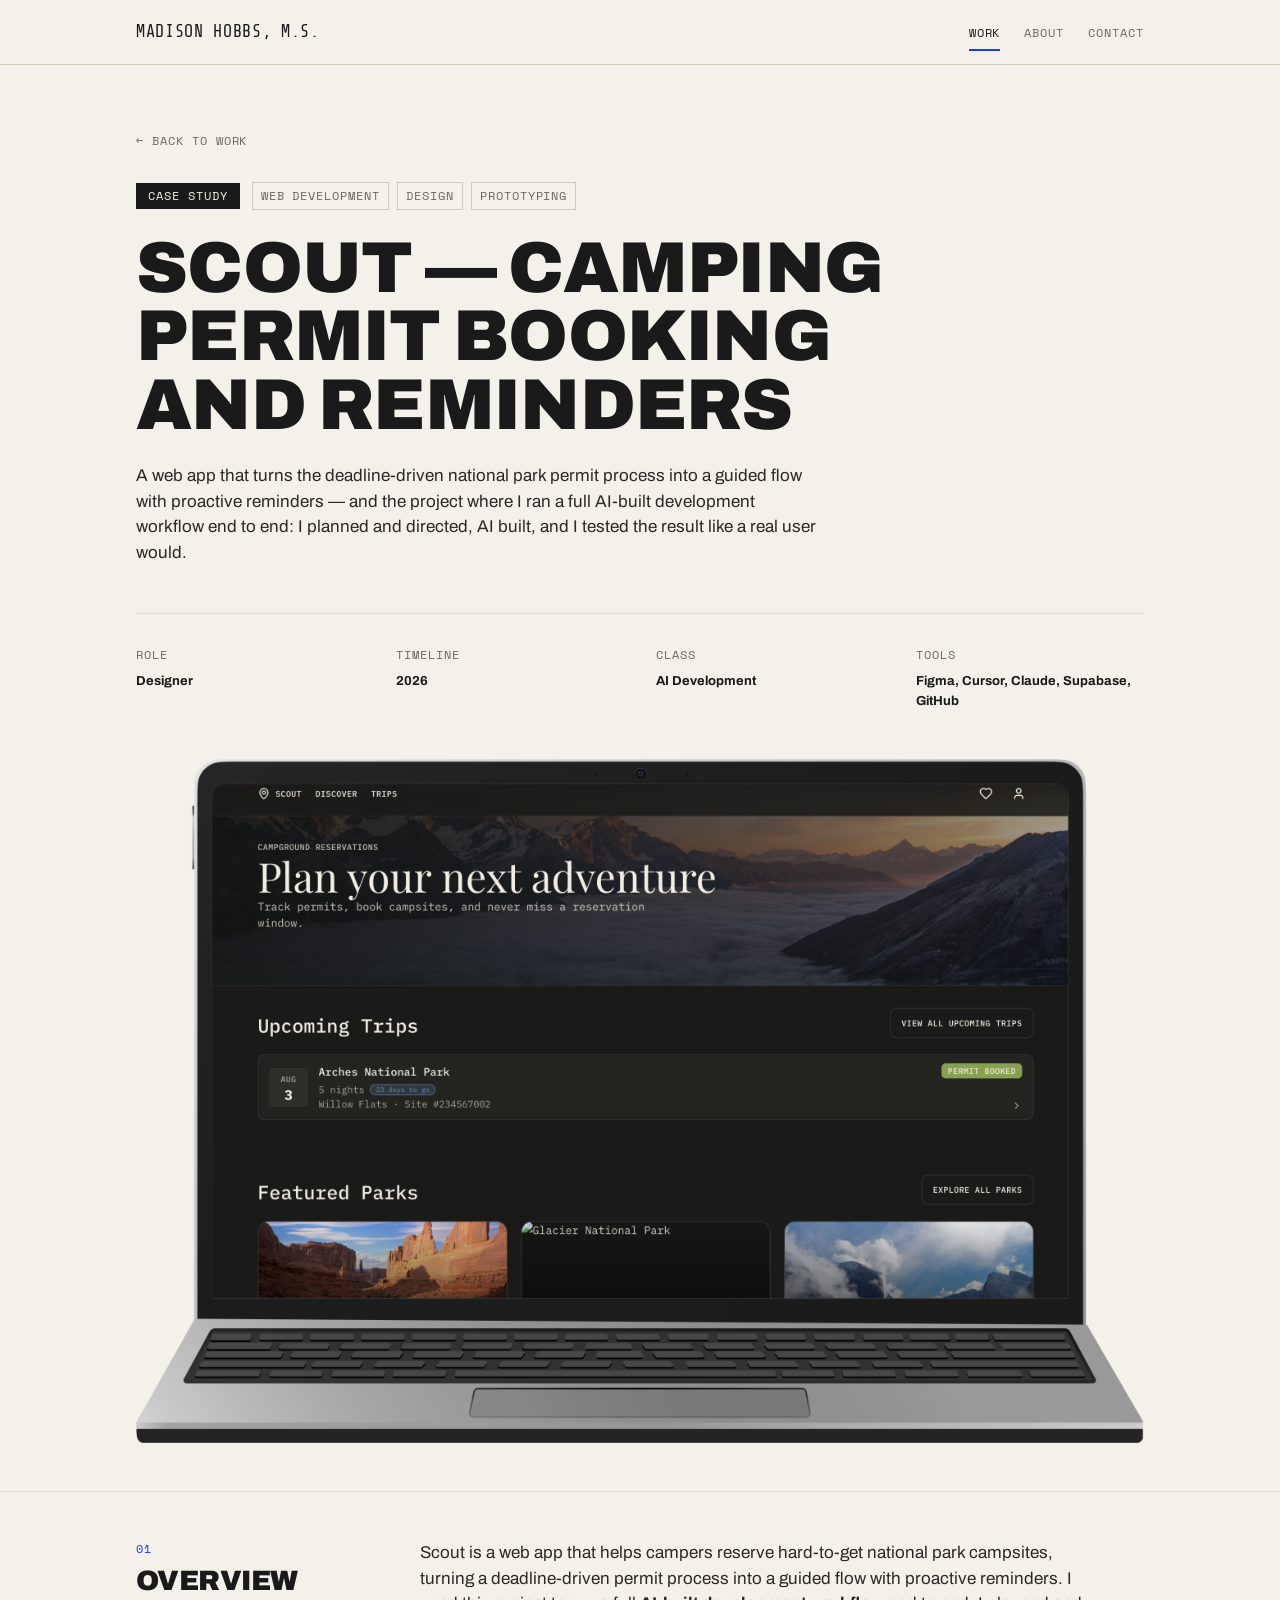
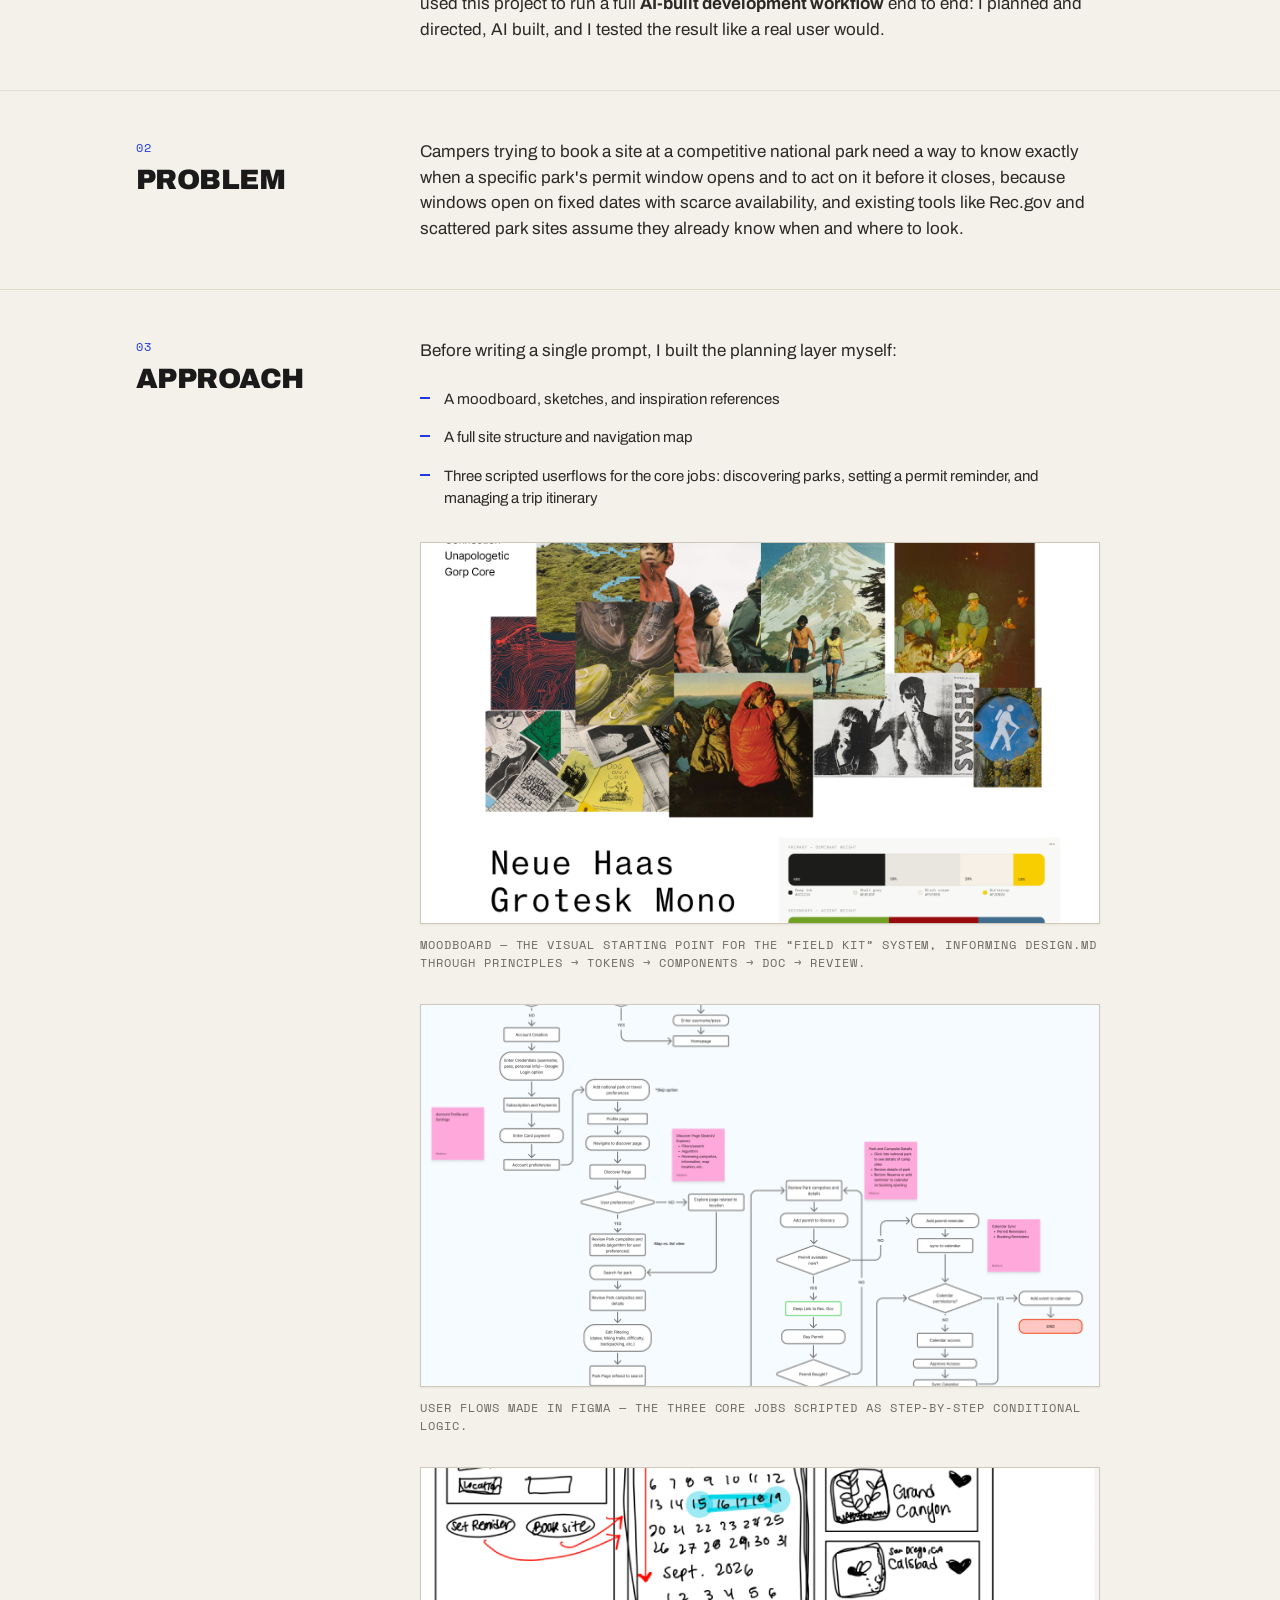
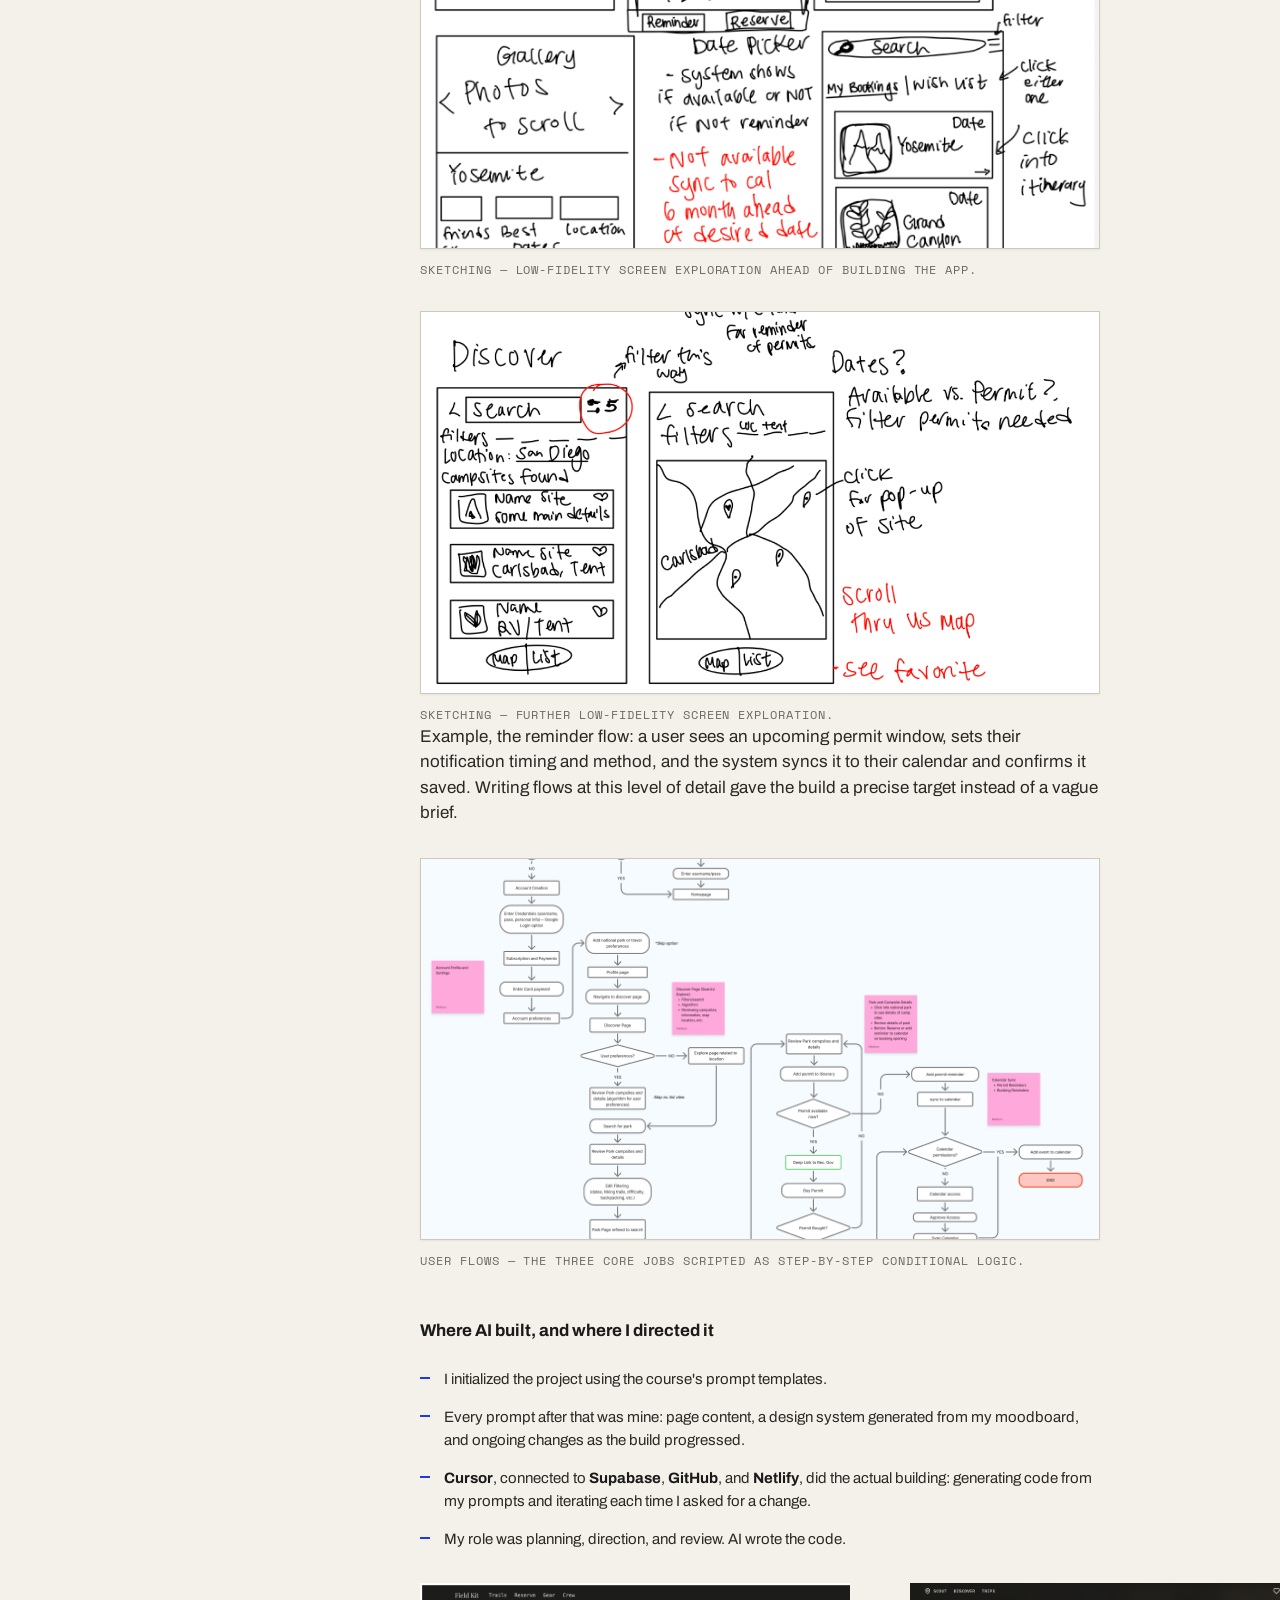
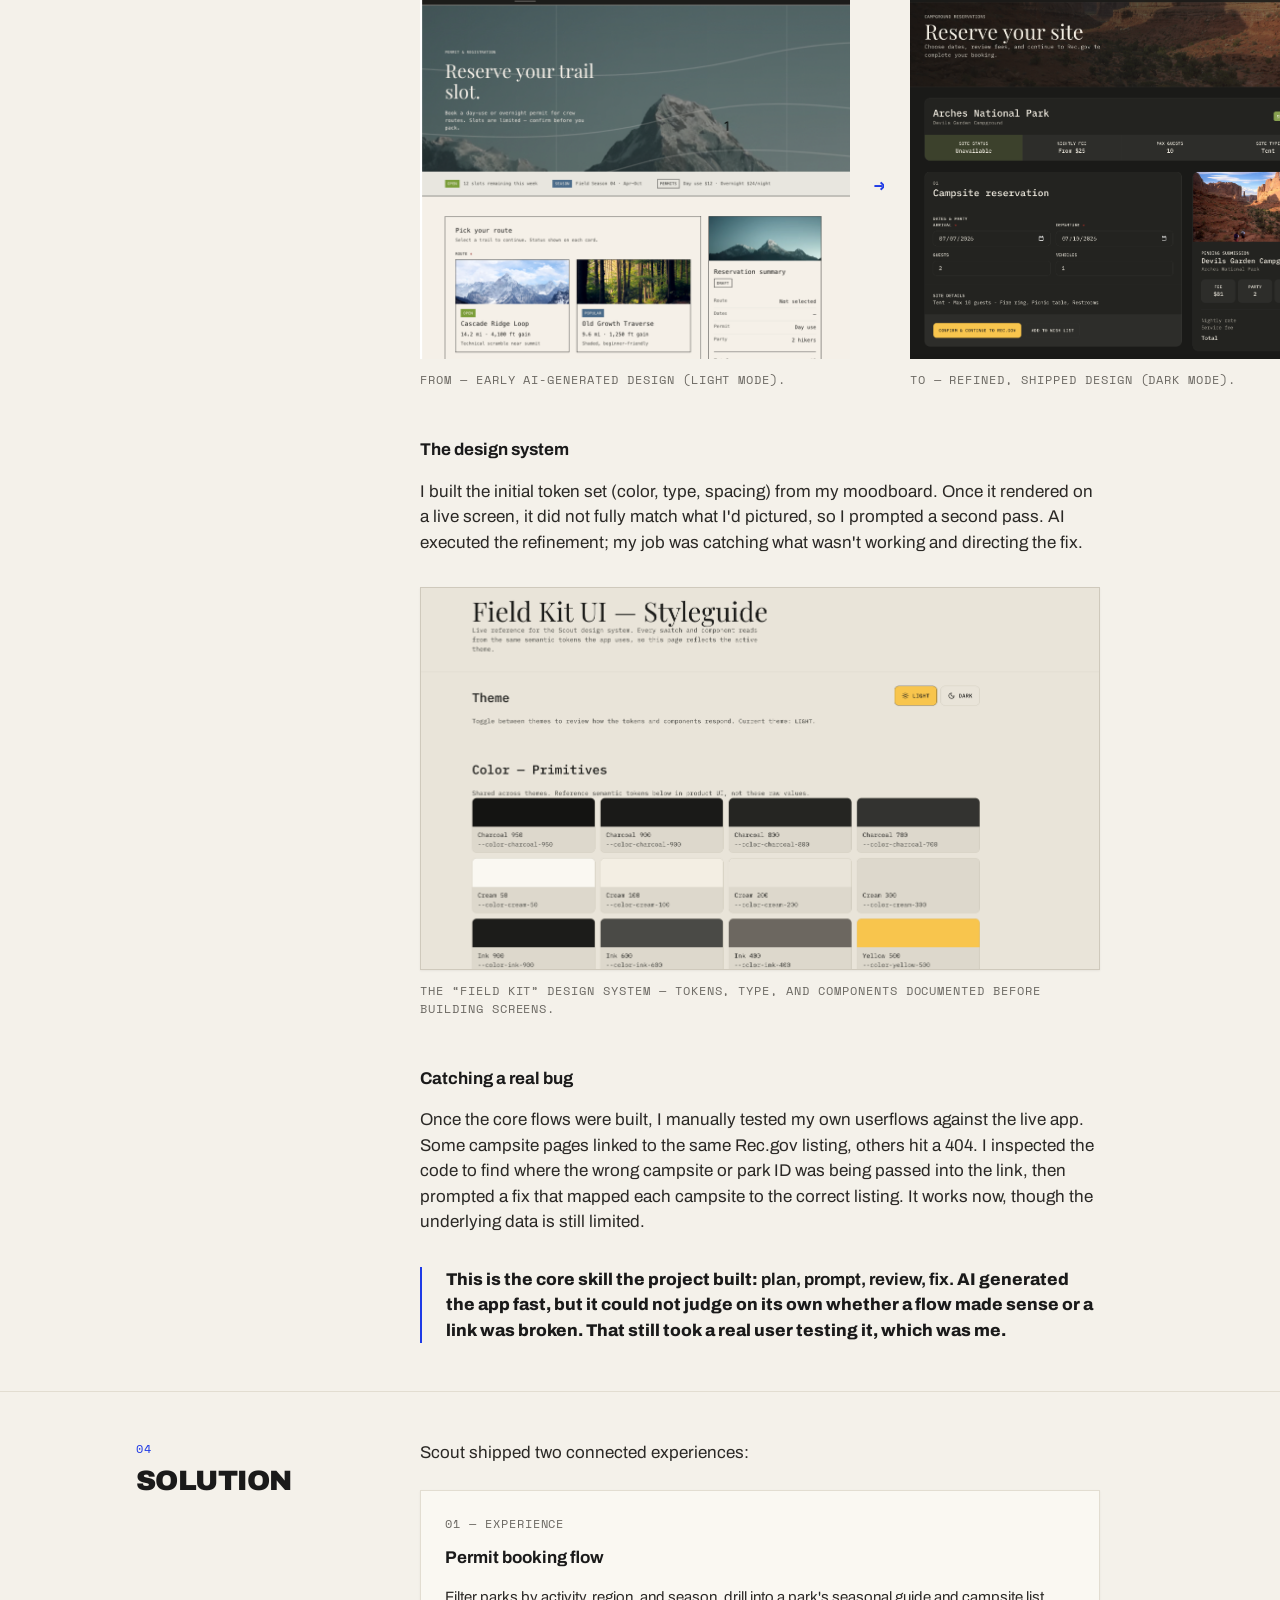
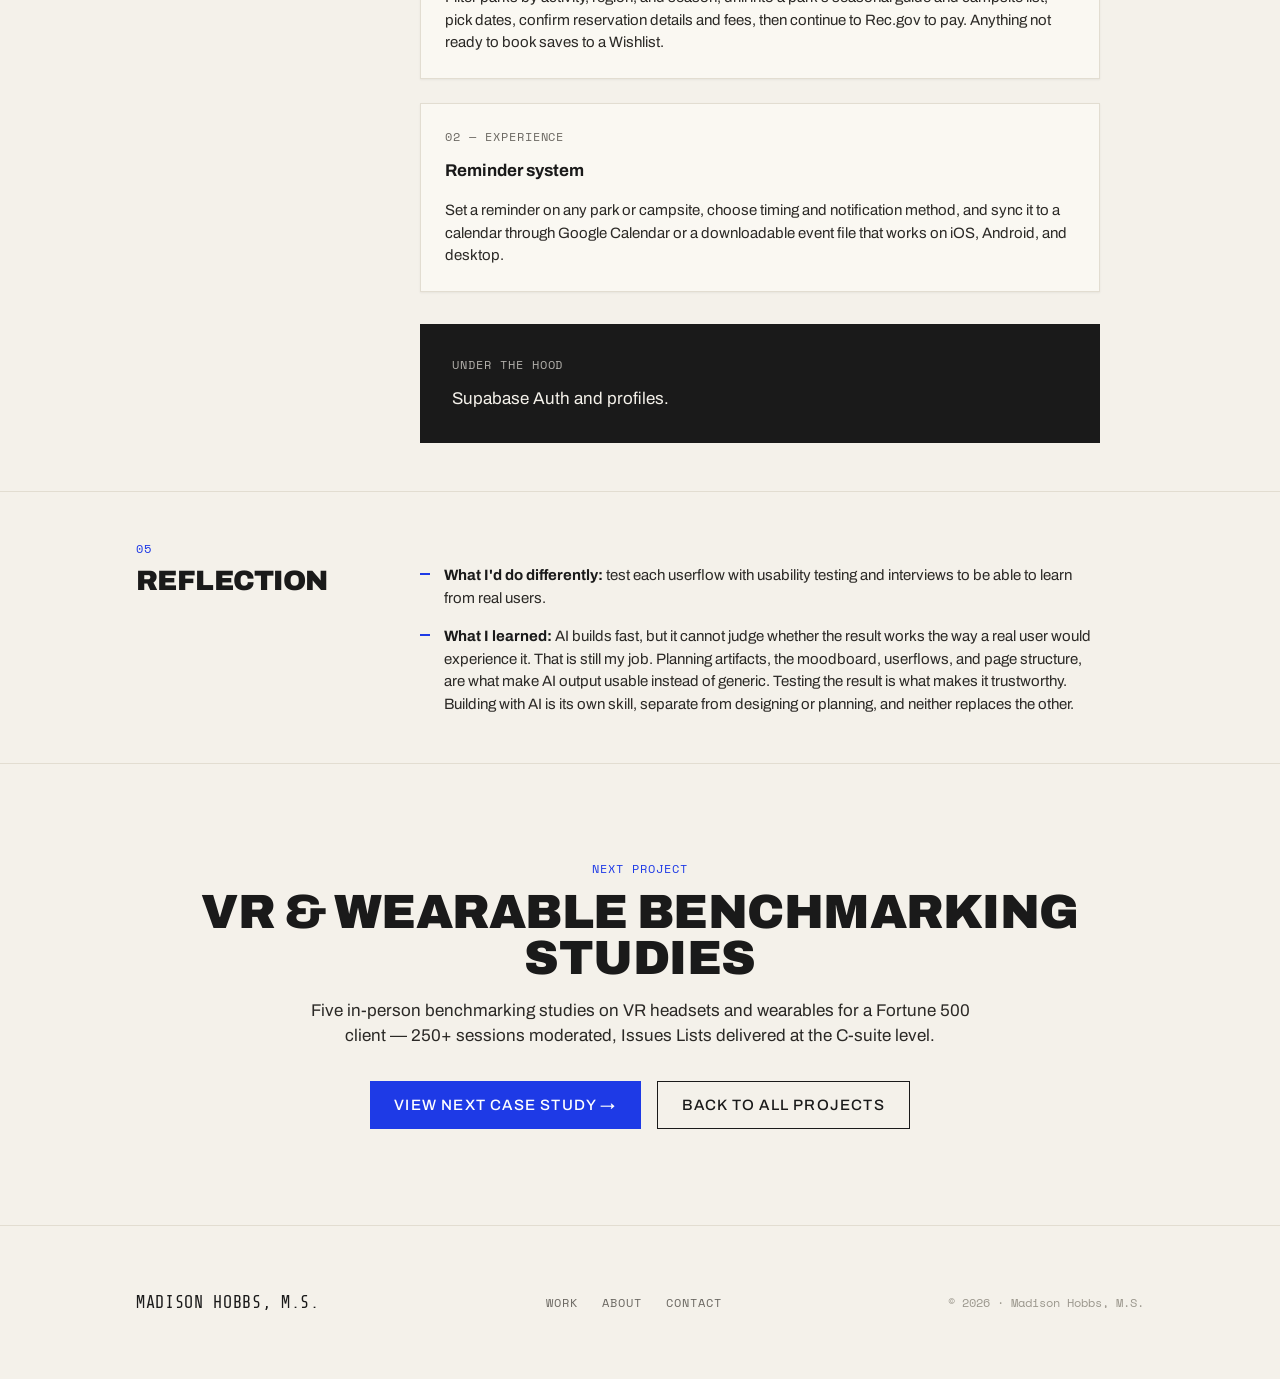
<file: Scout/index.html>
<!DOCTYPE html>
<html lang="en">
<head>
<meta charset="UTF-8" />
<meta name="viewport" content="width=device-width, initial-scale=1.0" />
<title>Scout — Camping Permit Booking and Reminders · Case Study</title>
<meta name="description" content="Case study: Scout, a web app that turns the deadline-driven national park permit process into a guided flow with proactive reminders — built on a full AI-built development workflow." />
<link rel="preconnect" href="https://fonts.googleapis.com" />
<link rel="preconnect" href="https://fonts.gstatic.com" crossorigin />
<link href="https://fonts.googleapis.com/css2?family=Archivo:wght@400;500;700;800;900&family=Share+Tech+Mono&family=Space+Mono:wght@400;700&display=swap" rel="stylesheet" />
<link rel="stylesheet" href="../design-system/tokens.css" />
<style>
  /* ---- screen accent: ONE pop family per DESIGN.md (blue) ---- */
  :root { --accent: var(--color-accent-blue); --accent-soft: var(--color-accent-blue-soft); }

  *, *::before, *::after { box-sizing: border-box; margin: 0; padding: 0; }
  html { scroll-behavior: smooth; }

  body {
    background: var(--color-bg-base);
    color: var(--color-ink-body);
    font-family: var(--font-sans);
    font-size: var(--font-size-body);
    line-height: var(--line-height-body);
    -webkit-font-smoothing: antialiased;
  }

  a { color: inherit; }

  .wrap {
    max-width: var(--container-max);
    margin: 0 auto;
    padding-inline: var(--page-pad-inline);
  }
  @media (min-width: 768px) { .wrap { padding-inline: var(--page-pad-inline-md); } }
  @media (min-width: 1024px) { .wrap { padding-inline: var(--page-pad-inline-lg); } }

  .label { font-family: var(--font-mono); font-size: var(--font-size-caption); text-transform: uppercase; letter-spacing: var(--letter-spacing-label); color: var(--color-ink-muted); }

  .skip { position: absolute; left: -999px; top: 0; background: var(--color-ink-strong); color: var(--color-ink-inverse); padding: var(--space-2) var(--space-4); z-index: var(--z-toast); }
  .skip:focus { left: var(--space-4); }

  :where(a, button, input, textarea):focus-visible { outline: 2px solid var(--accent); outline-offset: 2px; }

  /* =================== NAVBAR =================== */
  .nav { position: sticky; top: 0; z-index: var(--z-sticky); background: var(--color-bg-base); border-bottom: var(--border-width-hairline) solid var(--color-border-default); transition: box-shadow var(--duration-fast) var(--ease-standard); }
  .nav.scrolled { box-shadow: var(--shadow-paper); }
  .nav__inner { display: flex; align-items: center; justify-content: space-between; height: 64px; }
  .brand { font-family: var(--font-display); font-size: 1.05rem; text-transform: uppercase; letter-spacing: 0.04em; color: var(--color-ink-strong); text-decoration: none; }
  .nav__links { display: flex; align-items: center; gap: var(--space-6); list-style: none; }
  .nav__links a { font-family: var(--font-mono); font-size: var(--font-size-caption); text-transform: uppercase; letter-spacing: var(--letter-spacing-label); color: var(--color-ink-muted); text-decoration: none; padding: var(--space-2) 0; border-bottom: 2px solid transparent; transition: color var(--duration-fast) var(--ease-standard); }
  .nav__links a:hover { color: var(--color-ink-strong); }
  .nav__links a.current { color: var(--color-ink-strong); border-bottom-color: var(--accent); }
  .nav__toggle { display: none; width: 44px; height: 44px; background: none; border: none; cursor: pointer; align-items: center; justify-content: center; }
  .nav__toggle span, .nav__toggle span::before, .nav__toggle span::after { content: ""; display: block; width: 22px; height: 2px; background: var(--color-ink-strong); position: relative; transition: transform var(--duration-fast) var(--ease-standard); }
  .nav__toggle span::before { position: absolute; top: -7px; }
  .nav__toggle span::after { position: absolute; top: 7px; }

  @media (max-width: 767px) {
    .nav__toggle { display: inline-flex; }
    .nav__links { position: absolute; top: 64px; left: 0; right: 0; flex-direction: column; align-items: flex-start; gap: 0; background: var(--color-bg-base); border-bottom: var(--border-width-hairline) solid var(--color-border-default); padding: var(--space-2) var(--page-pad-inline) var(--space-4); box-shadow: var(--shadow-raised); display: none; }
    .nav__links.open { display: flex; }
    .nav__links a { width: 100%; padding: var(--space-3) 0; border-bottom: var(--border-width-hairline) solid var(--color-border-subtle); }
    .nav__links a.current { border-bottom-color: var(--color-border-subtle); color: var(--accent); }
  }

  /* =================== BUTTONS =================== */
  .btn { display: inline-flex; align-items: center; gap: var(--space-2); min-height: 44px; padding: var(--space-3) var(--space-6); font-family: var(--font-sans); font-size: var(--font-size-body); font-weight: var(--font-weight-medium); text-transform: uppercase; letter-spacing: var(--letter-spacing-label); border: none; border-radius: var(--radius-none); cursor: pointer; text-decoration: none; transition: background var(--duration-fast) var(--ease-standard), filter var(--duration-fast) var(--ease-standard), transform var(--duration-instant) var(--ease-standard); }
  .btn--primary { background: var(--color-bg-inverse); color: var(--color-ink-inverse); }
  .btn--primary:hover { background: #333; }
  .btn--accent { background: var(--accent); color: #fff; }
  .btn--accent:hover { filter: brightness(1.08); }
  .btn--secondary { background: transparent; color: var(--color-ink-strong); border: var(--border-width-default) solid var(--color-border-strong); }
  .btn--secondary:hover { background: var(--color-bg-sunken); }
  .btn:active { transform: translateY(1px); }

  /* =================== CASE STUDY HERO =================== */
  .cs-hero { padding-block: var(--space-16) var(--space-12); border-bottom: var(--border-width-hairline) solid var(--color-border-subtle); }
  .cs-back { display: inline-flex; align-items: center; gap: var(--space-2); font-family: var(--font-mono); font-size: var(--font-size-caption); text-transform: uppercase; letter-spacing: var(--letter-spacing-label); color: var(--color-ink-muted); text-decoration: none; margin-bottom: var(--space-8); }
  .cs-back:hover { color: var(--color-ink-strong); }
  .cs-hero__eyebrow { display: flex; flex-wrap: wrap; align-items: center; gap: var(--space-3); margin-bottom: var(--space-6); }
  .cs-hero h1 {
    font-family: var(--font-heading);
    font-weight: var(--font-weight-black);
    font-size: var(--font-size-display-md-fluid);
    line-height: var(--line-height-tight);
    letter-spacing: -0.01em;
    text-transform: uppercase;
    color: var(--color-ink-strong);
    max-width: 18ch;
  }
  .cs-hero__lede { font-size: var(--font-size-lead); color: var(--color-ink-body); max-width: var(--container-narrow); margin-top: var(--space-6); }

  /* meta strip */
  .cs-meta { display: grid; grid-template-columns: repeat(2, 1fr); gap: var(--space-6) var(--space-8); margin-top: var(--space-12); border-top: var(--border-width-hairline) solid var(--color-border-subtle); padding-top: var(--space-8); }
  @media (min-width: 768px) { .cs-meta { grid-template-columns: repeat(4, 1fr); } }
  .cs-meta__k { display: block; margin-bottom: var(--space-2); }
  .cs-meta__v { font-size: var(--font-size-body-sm); font-weight: var(--font-weight-bold); color: var(--color-ink-strong); }

  .tags { display: flex; flex-wrap: wrap; gap: var(--space-2); }
  .tag { font-family: var(--font-mono); font-size: var(--font-size-caption); text-transform: uppercase; letter-spacing: var(--letter-spacing-label); color: var(--color-ink-muted); border: var(--border-width-hairline) solid var(--color-border-default); padding: var(--space-1) var(--space-2); }
  .pill { font-family: var(--font-mono); font-size: var(--font-size-caption); text-transform: uppercase; letter-spacing: var(--letter-spacing-label); color: var(--color-ink-inverse); background: var(--color-bg-inverse); padding: var(--space-1) var(--space-3); }

  /* =================== COVER =================== */
  .cover { position: relative; margin-top: var(--space-12); overflow: hidden; }
  .cover:not(:has(img)) { aspect-ratio: 16 / 9; }
  .cover img { display: block; width: 100%; height: auto; }
  .cover__ph { position: absolute; inset: 0; display: flex; flex-direction: column; align-items: center; justify-content: center; gap: var(--space-3); color: var(--color-ink-faint); }
  .cover__ph svg { width: 56px; height: 56px; }

  /* inline artifact figures (process) */
  .cs-figure { margin-top: var(--space-8); }
  .cs-figure__box { position: relative; aspect-ratio: 16 / 9; background: var(--color-bg-sunken); border: var(--border-width-hairline) solid var(--color-border-default); box-shadow: var(--shadow-paper); overflow: hidden; }
  .cs-figure__box img { position: absolute; inset: 0; width: 100%; height: 100%; object-fit: cover; }
  .cs-figure__ph { position: absolute; inset: 0; display: flex; flex-direction: column; align-items: center; justify-content: center; gap: var(--space-3); color: var(--color-ink-faint); text-align: center; padding: var(--space-4); }
  .cs-figure__ph svg { width: 48px; height: 48px; }
  .cs-figure figcaption { font-family: var(--font-mono); font-size: var(--font-size-caption); color: var(--color-ink-muted); margin-top: var(--space-3); text-transform: uppercase; letter-spacing: var(--letter-spacing-label); }

  /* approach steps with paired media */
  .approach-step { margin-top: var(--space-12); }
  .approach-step:first-of-type { margin-top: var(--space-8); }
  .approach-step h3 { margin-top: 0; margin-bottom: var(--space-4); font-size: var(--font-size-lead); font-weight: var(--font-weight-bold); color: var(--color-ink-strong); }
  .approach-step__num { font-family: var(--font-mono); font-size: var(--font-size-caption); letter-spacing: var(--letter-spacing-label); color: var(--accent); display: block; margin-bottom: var(--space-2); }
  .approach-step p { font-size: var(--font-size-body); color: var(--color-ink-body); }
  .approach-step .cs-figure { margin-top: var(--space-6); }

  /* from → to comparison */
  .compare { display: grid; grid-template-columns: 1fr; gap: var(--space-4); align-items: center; justify-items: stretch; margin-top: var(--space-8); width: 100%; }
  @media (min-width: 640px) { .compare { grid-template-columns: 1fr auto 1fr; gap: var(--space-6); align-items: center; } }
  @media (min-width: 1024px) { .compare { width: calc(100% + 240px); max-width: 920px; } }
  .compare .cs-figure { margin-top: 0; width: 100%; max-width: none; }
  .compare .cs-figure__box { aspect-ratio: 1990 / 1742; border: none; box-shadow: none; background: transparent; padding: 0; overflow: hidden; }
  .compare .cs-figure__box img { position: absolute; inset: 0; width: 100%; height: 100%; object-fit: cover; object-position: top center; }
  .compare .cs-figure--crop .cs-figure__box img { object-position: top center; }
  .compare__arrow { font-family: var(--font-mono); font-size: var(--font-size-lead); font-weight: var(--font-weight-bold); color: var(--accent); text-align: center; text-transform: uppercase; letter-spacing: var(--letter-spacing-label); }
  @media (max-width: 639px) { .compare__arrow { transform: rotate(90deg); } }

  /* =================== SECTIONS =================== */
  .cs-section { padding-block: var(--space-12); border-bottom: var(--border-width-hairline) solid var(--color-border-subtle); }
  .cs-section:last-of-type { border-bottom: none; }
  .cs-section__grid { display: grid; grid-template-columns: 1fr; gap: var(--space-8); }
  @media (min-width: 1024px) { .cs-section__grid { grid-template-columns: 220px 1fr; gap: var(--space-16); align-items: start; } }
  .cs-section__head { position: sticky; top: 96px; }
  @media (max-width: 1023px) { .cs-section__head { position: static; } }
  .cs-section__num { font-family: var(--font-mono); font-size: var(--font-size-caption); letter-spacing: var(--letter-spacing-label); color: var(--accent); display: block; margin-bottom: var(--space-2); }
  .cs-section__head h2 { font-family: var(--font-heading); font-weight: var(--font-weight-black); font-size: clamp(1.375rem, 2.2vw, 1.75rem); line-height: 1.05; text-transform: uppercase; letter-spacing: -0.02em; color: var(--color-ink-strong); white-space: nowrap; }

  .prose { max-width: var(--container-narrow); }
  .prose > p { font-size: var(--font-size-lead); color: var(--color-ink-body); }
  .prose > p + p { margin-top: var(--space-4); }
  .prose > ul + p { margin-top: var(--space-6); }
  .prose h3 { font-size: var(--font-size-lead); font-weight: var(--font-weight-bold); color: var(--color-ink-strong); margin-top: var(--space-12); margin-bottom: var(--space-4); }
  .prose > p + h3 { margin-top: var(--space-12); }
  .prose > ul + h3 { margin-top: var(--space-12); }

  /* feature / constraint lists (bold lead + text) */
  .flist { list-style: none; margin-top: var(--space-6); display: flex; flex-direction: column; gap: var(--space-4); }
  .flist li { padding-left: var(--space-6); position: relative; font-size: var(--font-size-body); color: var(--color-ink-body); }
  .flist li::before { content: ""; position: absolute; left: 0; top: 0.6em; width: 10px; height: var(--border-width-heavy); background: var(--accent); }
  .flist li strong { color: var(--color-ink-strong); font-weight: var(--font-weight-bold); }

  /* numbered steps */
  .steps { list-style: none; counter-reset: step; margin-top: var(--space-6); display: flex; flex-direction: column; gap: var(--space-6); }
  .steps li { counter-increment: step; padding-left: var(--space-12); position: relative; font-size: var(--font-size-body); color: var(--color-ink-body); }
  .steps li::before { content: counter(step, decimal-leading-zero); position: absolute; left: 0; top: 0; font-family: var(--font-mono); font-size: var(--font-size-body-sm); font-weight: var(--font-weight-bold); color: var(--color-ink-strong); background: var(--color-bg-sunken); border: var(--border-width-hairline) solid var(--color-border-default); width: 32px; height: 32px; display: flex; align-items: center; justify-content: center; }
  .steps li strong { color: var(--color-ink-strong); font-weight: var(--font-weight-bold); }

  /* solution feature blocks */
  .feature { background: var(--color-bg-raised); border: var(--border-width-hairline) solid var(--color-border-subtle); box-shadow: var(--shadow-paper); padding: var(--space-6); margin-top: var(--space-6); }
  .feature h3 { margin-top: 0; }
  .feature .label { display: block; margin-bottom: var(--space-3); }

  /* callout (under the hood) */
  .callout { margin-top: var(--space-8); background: var(--color-bg-inverse); color: var(--color-ink-inverse); padding: var(--space-8); }
  .callout .label { color: var(--color-ink-inverse); opacity: 0.7; display: block; margin-bottom: var(--space-3); }
  .callout p { font-size: var(--font-size-lead); }

  /* pull quote */
  .pullquote { margin-top: var(--space-8); padding-left: var(--space-6); border-left: var(--border-width-heavy) solid var(--accent); }
  .pullquote p { font-family: var(--font-heading); font-weight: var(--font-weight-heavy); font-size: var(--font-size-lead); color: var(--color-ink-strong); text-transform: none; }

  /* =================== NEXT / FOOTER =================== */
  .cs-next { padding-block: var(--space-24); text-align: center; }
  .cs-next__eyebrow { display: block; color: var(--accent); margin-bottom: var(--space-3); }
  .cs-next h2 { font-family: var(--font-heading); font-weight: var(--font-weight-black); font-size: var(--font-size-display-sm-fluid); line-height: 0.95; text-transform: uppercase; letter-spacing: -0.01em; color: var(--color-ink-strong); margin-bottom: var(--space-4); }
  .cs-next__desc { font-size: var(--font-size-lead); color: var(--color-ink-body); max-width: var(--container-narrow); margin: 0 auto var(--space-8); }
  .cs-next__actions { display: flex; flex-wrap: wrap; gap: var(--space-4); justify-content: center; }

  .footer { padding-block: var(--space-16); border-top: var(--border-width-hairline) solid var(--color-border-subtle); }
  .footer__inner { display: flex; flex-wrap: wrap; align-items: center; justify-content: space-between; gap: var(--space-6); }
  .footer__links { display: flex; gap: var(--space-6); list-style: none; }
  .footer__links a { font-family: var(--font-mono); font-size: var(--font-size-caption); text-transform: uppercase; letter-spacing: var(--letter-spacing-label); color: var(--color-ink-muted); text-decoration: none; }
  .footer__links a:hover { color: var(--color-ink-strong); }
  .footer__copy { font-family: var(--font-mono); font-size: var(--font-size-caption); color: var(--color-ink-faint); }

  @media (prefers-reduced-motion: reduce) {
    html { scroll-behavior: auto; }
    * { transition: none !important; }
  }
</style>
</head>
<body>
<a class="skip" href="#main">Skip to content</a>

<header class="nav" id="nav">
  <div class="wrap nav__inner">
    <a href="../index.html#top" class="brand">Madison Hobbs, M.S.</a>
    <button class="nav__toggle" aria-expanded="false" aria-controls="nav-links" aria-label="Toggle menu"><span></span></button>
    <ul class="nav__links" id="nav-links">
      <li><a href="../index.html#work" class="current">Work</a></li>
      <li><a href="../index.html#about">About</a></li>
      <li><a href="../index.html#contact">Contact</a></li>
    </ul>
  </div>
</header>

<main id="main">
  <!-- HERO -->
  <section class="cs-hero" aria-labelledby="cs-title">
    <div class="wrap">
      <a href="../index.html#work" class="cs-back">← Back to work</a>
      <div class="cs-hero__eyebrow">
        <span class="pill">Case Study</span>
        <div class="tags">
          <span class="tag">Web Development</span>
          <span class="tag">Design</span>
          <span class="tag">Prototyping</span>
        </div>
      </div>
      <h1 id="cs-title">Scout — Camping Permit Booking and Reminders</h1>
      <p class="cs-hero__lede">A web app that turns the deadline-driven national park permit process into a guided flow with proactive reminders — and the project where I ran a full AI-built development workflow end to end: I planned and directed, AI built, and I tested the result like a real user would.</p>

      <dl class="cs-meta">
        <div>
          <dt class="label cs-meta__k">Role</dt>
          <dd class="cs-meta__v">Designer</dd>
        </div>
        <div>
          <dt class="label cs-meta__k">Timeline</dt>
          <dd class="cs-meta__v">2026</dd>
        </div>
        <div>
          <dt class="label cs-meta__k">Class</dt>
          <dd class="cs-meta__v">AI Development</dd>
        </div>
        <div>
          <dt class="label cs-meta__k">Tools</dt>
          <dd class="cs-meta__v">Figma, Cursor, Claude, Supabase, GitHub</dd>
        </div>
      </dl>

      <figure class="cover">
        <img src="assets/Scout_Home_Design.png" alt="Scout home screen — cover" onerror="this.remove()" />
      </figure>
    </div>
  </section>

  <!-- OVERVIEW -->
  <section class="cs-section" aria-labelledby="s-overview">
    <div class="wrap cs-section__grid">
      <div class="cs-section__head"><span class="cs-section__num">01</span><h2 id="s-overview">Overview</h2></div>
      <div class="prose">
        <p>Scout is a web app that helps campers reserve hard-to-get national park campsites, turning a deadline-driven permit process into a guided flow with proactive reminders. I used this project to run a full <strong>AI-built development workflow</strong> end to end: I planned and directed, AI built, and I tested the result like a real user would.</p>
      </div>
    </div>
  </section>

  <!-- PROBLEM -->
  <section class="cs-section" aria-labelledby="s-problem">
    <div class="wrap cs-section__grid">
      <div class="cs-section__head"><span class="cs-section__num">02</span><h2 id="s-problem">Problem</h2></div>
      <div class="prose">
        <p>Campers trying to book a site at a competitive national park need a way to know exactly when a specific park's permit window opens and to act on it before it closes, because windows open on fixed dates with scarce availability, and existing tools like Rec.gov and scattered park sites assume they already know when and where to look.</p>
      </div>
    </div>
  </section>

  <!-- APPROACH -->
  <section class="cs-section" aria-labelledby="s-approach">
    <div class="wrap cs-section__grid">
      <div class="cs-section__head"><span class="cs-section__num">03</span><h2 id="s-approach">Approach</h2></div>
      <div class="prose">
        <p>Before writing a single prompt, I built the planning layer myself:</p>
        <ul class="flist">
          <li>A moodboard, sketches, and inspiration references</li>
          <li>A full site structure and navigation map</li>
          <li>Three scripted userflows for the core jobs: discovering parks, setting a permit reminder, and managing a trip itinerary</li>
        </ul>

        <figure class="cs-figure">
          <div class="cs-figure__box">
            <img src="assets/Scout_MoodBoard.png" alt="Scout moodboard" onerror="this.remove()" />
          </div>
          <figcaption>Moodboard — the visual starting point for the “Field Kit” system, informing DESIGN.md through principles → tokens → components → doc → review.</figcaption>
        </figure>

        <figure class="cs-figure">
          <div class="cs-figure__box">
            <img src="assets/Scout_User_Flow.png" alt="Scout user flows made in Figma" onerror="this.remove()" />
          </div>
          <figcaption>User flows made in Figma — the three core jobs scripted as step-by-step conditional logic.</figcaption>
        </figure>

        <figure class="cs-figure">
          <div class="cs-figure__box">
            <img src="assets/Scout_Sketch.png" alt="Early screen sketches" onerror="this.remove()" />
          </div>
          <figcaption>Sketching — low-fidelity screen exploration ahead of building the app.</figcaption>
        </figure>

        <figure class="cs-figure">
          <div class="cs-figure__box">
            <img src="assets/Scout_Sketch2.png" alt="Early screen sketches, continued" onerror="this.remove()" />
          </div>
          <figcaption>Sketching — further low-fidelity screen exploration.</figcaption>
        </figure>

        <p>Example, the reminder flow: a user sees an upcoming permit window, sets their notification timing and method, and the system syncs it to their calendar and confirms it saved. Writing flows at this level of detail gave the build a precise target instead of a vague brief.</p>

        <figure class="cs-figure">
          <div class="cs-figure__box">
            <img src="assets/Scout_User_Flow.png" alt="Scout user flows scripted in Figma" onerror="this.remove()" />
          </div>
          <figcaption>User flows — the three core jobs scripted as step-by-step conditional logic.</figcaption>
        </figure>

        <h3>Where AI built, and where I directed it</h3>
        <ul class="flist">
          <li>I initialized the project using the course's prompt templates.</li>
          <li>Every prompt after that was mine: page content, a design system generated from my moodboard, and ongoing changes as the build progressed.</li>
          <li><strong>Cursor</strong>, connected to <strong>Supabase</strong>, <strong>GitHub</strong>, and <strong>Netlify</strong>, did the actual building: generating code from my prompts and iterating each time I asked for a change.</li>
          <li>My role was planning, direction, and review. AI wrote the code.</li>
        </ul>

        <div class="compare">
          <figure class="cs-figure cs-figure--crop">
            <div class="cs-figure__box">
              <img src="assets/Scout_Design_First.png" alt="Scout — early AI-generated design" onerror="this.remove()" />
            </div>
            <figcaption>From — early AI-generated design (light mode).</figcaption>
          </figure>
          <div class="compare__arrow" aria-hidden="true">→</div>
          <figure class="cs-figure">
            <div class="cs-figure__box">
              <img src="assets/Scout_Design_Second.png" alt="Scout — refined, shipped design" onerror="this.remove()" />
            </div>
            <figcaption>To — refined, shipped design (dark mode).</figcaption>
          </figure>
        </div>

        <h3>The design system</h3>
        <p>I built the initial token set (color, type, spacing) from my moodboard. Once it rendered on a live screen, it did not fully match what I'd pictured, so I prompted a second pass. AI executed the refinement; my job was catching what wasn't working and directing the fix.</p>

        <figure class="cs-figure">
          <div class="cs-figure__box">
            <img src="assets/scoutdesignsystem.png" alt="Scout Field Kit design system" onerror="this.remove()" />
          </div>
          <figcaption>The “Field Kit” design system — tokens, type, and components documented before building screens.</figcaption>
        </figure>

        <h3>Catching a real bug</h3>
        <p>Once the core flows were built, I manually tested my own userflows against the live app. Some campsite pages linked to the same Rec.gov listing, others hit a 404. I inspected the code to find where the wrong campsite or park ID was being passed into the link, then prompted a fix that mapped each campsite to the correct listing. It works now, though the underlying data is still limited.</p>

        <div class="pullquote">
          <p>This is the core skill the project built: <strong>plan, prompt, review, fix.</strong> AI generated the app fast, but it could not judge on its own whether a flow made sense or a link was broken. That still took a real user testing it, which was me.</p>
        </div>
      </div>
    </div>
  </section>

  <!-- SOLUTION -->
  <section class="cs-section" aria-labelledby="s-solution">
    <div class="wrap cs-section__grid">
      <div class="cs-section__head"><span class="cs-section__num">04</span><h2 id="s-solution">Solution</h2></div>
      <div class="prose">
        <p>Scout shipped two connected experiences:</p>

        <div class="feature">
          <span class="label">01 — Experience</span>
          <h3>Permit booking flow</h3>
          <p>Filter parks by activity, region, and season, drill into a park's seasonal guide and campsite list, pick dates, confirm reservation details and fees, then continue to Rec.gov to pay. Anything not ready to book saves to a Wishlist.</p>
        </div>

        <div class="feature">
          <span class="label">02 — Experience</span>
          <h3>Reminder system</h3>
          <p>Set a reminder on any park or campsite, choose timing and notification method, and sync it to a calendar through Google Calendar or a downloadable event file that works on iOS, Android, and desktop.</p>
        </div>

        <div class="callout">
          <span class="label">Under the hood</span>
          <p>Supabase Auth and profiles.</p>
        </div>
      </div>
    </div>
  </section>

  <!-- REFLECTION -->
  <section class="cs-section" aria-labelledby="s-reflection">
    <div class="wrap cs-section__grid">
      <div class="cs-section__head"><span class="cs-section__num">05</span><h2 id="s-reflection">Reflection</h2></div>
      <div class="prose">
        <ul class="flist">
          <li><strong>What I'd do differently:</strong> test each userflow with usability testing and interviews to be able to learn from real users.</li>
          <li><strong>What I learned:</strong> AI builds fast, but it cannot judge whether the result works the way a real user would experience it. That is still my job. Planning artifacts, the moodboard, userflows, and page structure, are what make AI output usable instead of generic. Testing the result is what makes it trustworthy. Building with AI is its own skill, separate from designing or planning, and neither replaces the other.</li>
        </ul>
      </div>
    </div>
  </section>

  <!-- NEXT -->
  <section class="cs-next">
    <div class="wrap">
      <span class="cs-next__eyebrow label">Next project</span>
      <h2>VR &amp; Wearable Benchmarking Studies</h2>
      <p class="cs-next__desc">Five in-person benchmarking studies on VR headsets and wearables for a Fortune 500 client — 250+ sessions moderated, Issues Lists delivered at the C-suite level.</p>
      <div class="cs-next__actions">
        <a href="../VRWearableBenchmarking/index.html" class="btn btn--accent">View next case study →</a>
        <a href="../index.html#work" class="btn btn--secondary">Back to all projects</a>
      </div>
    </div>
  </section>
</main>

<footer class="footer">
  <div class="wrap footer__inner">
    <a href="../index.html#top" class="brand">Madison Hobbs, M.S.</a>
    <ul class="footer__links">
      <li><a href="../index.html#work">Work</a></li>
      <li><a href="../index.html#about">About</a></li>
      <li><a href="../index.html#contact">Contact</a></li>
    </ul>
    <span class="footer__copy">© 2026 · Madison Hobbs, M.S.</span>
  </div>
</footer>

<script>
  const nav = document.getElementById('nav');
  const toggle = document.querySelector('.nav__toggle');
  const links = document.getElementById('nav-links');

  window.addEventListener('scroll', () => {
    nav.classList.toggle('scrolled', window.scrollY > 8);
  }, { passive: true });

  toggle.addEventListener('click', () => {
    const open = links.classList.toggle('open');
    toggle.setAttribute('aria-expanded', String(open));
  });

  links.addEventListener('click', (e) => {
    if (e.target.tagName === 'A') {
      links.classList.remove('open');
      toggle.setAttribute('aria-expanded', 'false');
    }
  });
</script>
</body>
</html>
</file>
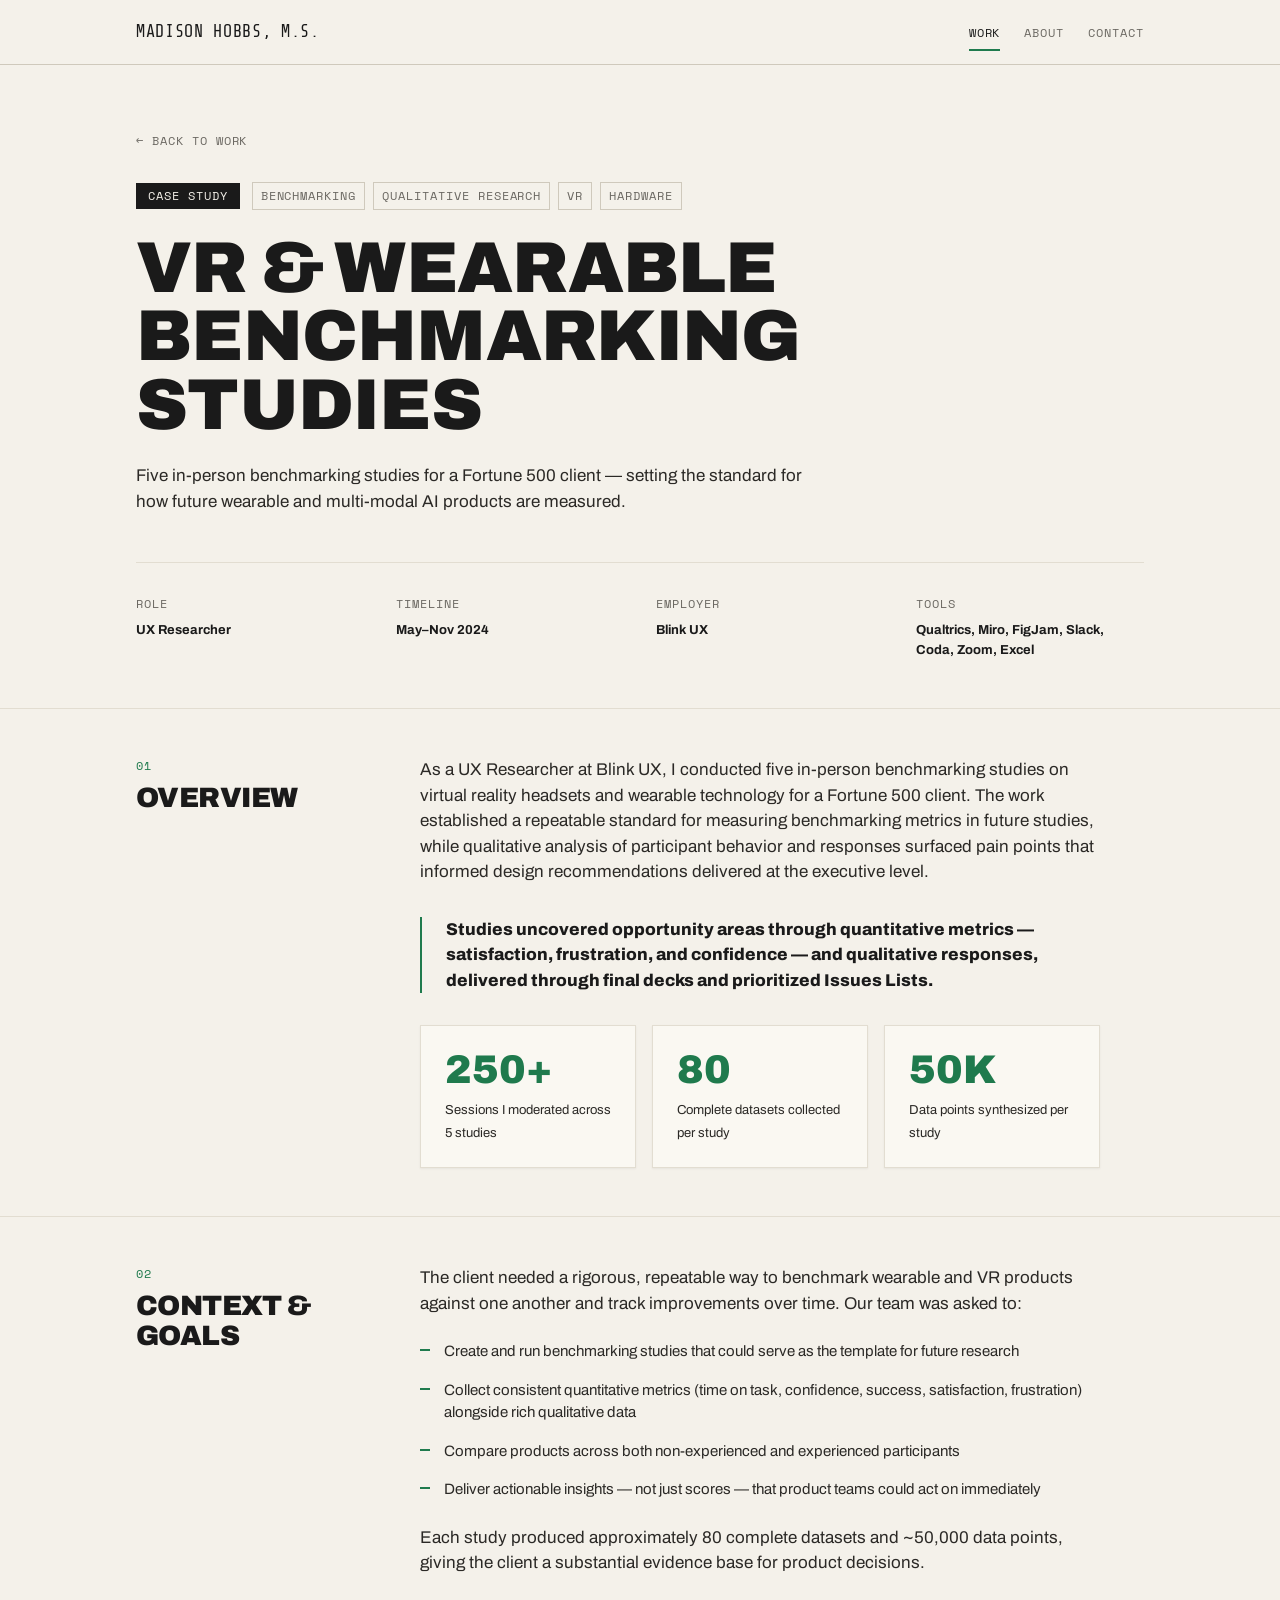
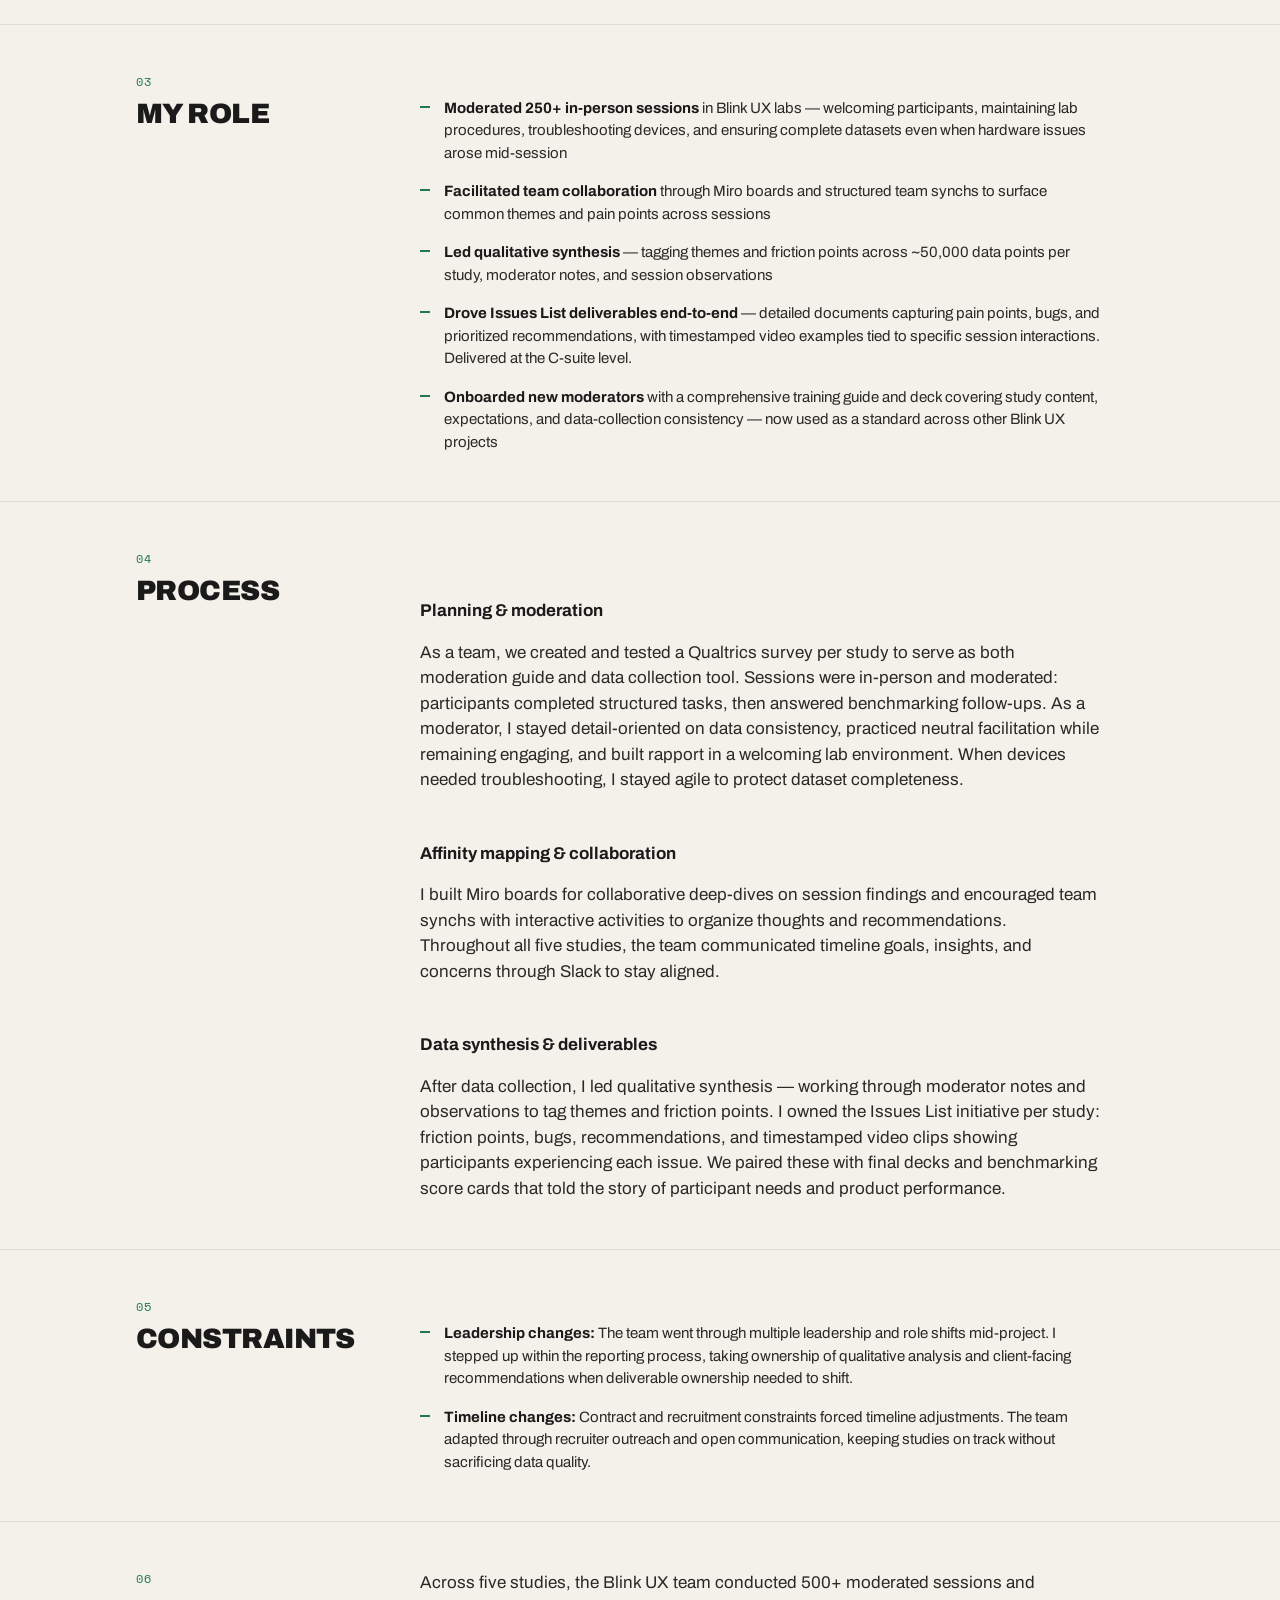
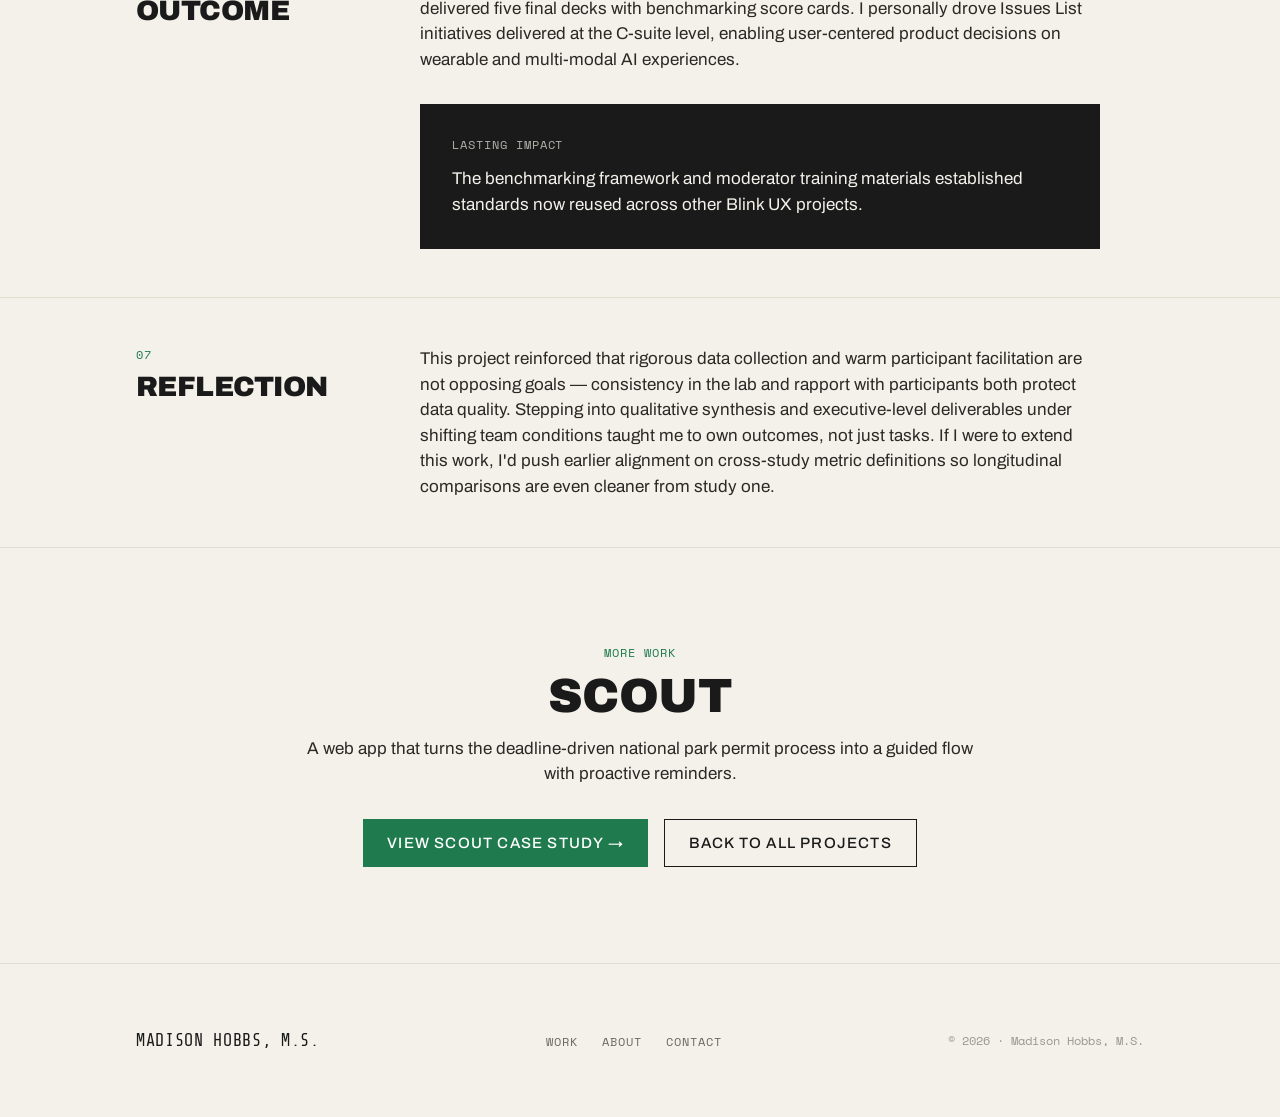
<file: VRWearableBenchmarking/index.html>
<!DOCTYPE html>
<html lang="en">
<head>
<meta charset="UTF-8" />
<meta name="viewport" content="width=device-width, initial-scale=1.0" />
<title>VR &amp; Wearable Benchmarking Studies · Case Study</title>
<meta name="description" content="Case study: Five in-person benchmarking studies on VR headsets and wearable technology for a Fortune 500 client — 250+ sessions moderated, Issues Lists delivered at the C-suite level." />
<link rel="preconnect" href="https://fonts.googleapis.com" />
<link rel="preconnect" href="https://fonts.gstatic.com" crossorigin />
<link href="https://fonts.googleapis.com/css2?family=Archivo:wght@400;500;700;800;900&family=Share+Tech+Mono&family=Space+Mono:wght@400;700&display=swap" rel="stylesheet" />
<link rel="stylesheet" href="../design-system/tokens.css" />
<style>
  /* ---- screen accent: ONE pop family per DESIGN.md (green) ---- */
  :root { --accent: var(--color-accent-green); --accent-soft: var(--color-accent-green-soft); }

  *, *::before, *::after { box-sizing: border-box; margin: 0; padding: 0; }
  html { scroll-behavior: smooth; }

  body {
    background: var(--color-bg-base);
    color: var(--color-ink-body);
    font-family: var(--font-sans);
    font-size: var(--font-size-body);
    line-height: var(--line-height-body);
    -webkit-font-smoothing: antialiased;
  }

  a { color: inherit; }

  .wrap {
    max-width: var(--container-max);
    margin: 0 auto;
    padding-inline: var(--page-pad-inline);
  }
  @media (min-width: 768px) { .wrap { padding-inline: var(--page-pad-inline-md); } }
  @media (min-width: 1024px) { .wrap { padding-inline: var(--page-pad-inline-lg); } }

  .label { font-family: var(--font-mono); font-size: var(--font-size-caption); text-transform: uppercase; letter-spacing: var(--letter-spacing-label); color: var(--color-ink-muted); }

  .skip { position: absolute; left: -999px; top: 0; background: var(--color-ink-strong); color: var(--color-ink-inverse); padding: var(--space-2) var(--space-4); z-index: var(--z-toast); }
  .skip:focus { left: var(--space-4); }

  :where(a, button, input, textarea):focus-visible { outline: 2px solid var(--accent); outline-offset: 2px; }

  /* =================== NAVBAR =================== */
  .nav { position: sticky; top: 0; z-index: var(--z-sticky); background: var(--color-bg-base); border-bottom: var(--border-width-hairline) solid var(--color-border-default); transition: box-shadow var(--duration-fast) var(--ease-standard); }
  .nav.scrolled { box-shadow: var(--shadow-paper); }
  .nav__inner { display: flex; align-items: center; justify-content: space-between; height: 64px; }
  .brand { font-family: var(--font-display); font-size: 1.05rem; text-transform: uppercase; letter-spacing: 0.04em; color: var(--color-ink-strong); text-decoration: none; }
  .nav__links { display: flex; align-items: center; gap: var(--space-6); list-style: none; }
  .nav__links a { font-family: var(--font-mono); font-size: var(--font-size-caption); text-transform: uppercase; letter-spacing: var(--letter-spacing-label); color: var(--color-ink-muted); text-decoration: none; padding: var(--space-2) 0; border-bottom: 2px solid transparent; transition: color var(--duration-fast) var(--ease-standard); }
  .nav__links a:hover { color: var(--color-ink-strong); }
  .nav__links a.current { color: var(--color-ink-strong); border-bottom-color: var(--accent); }
  .nav__toggle { display: none; width: 44px; height: 44px; background: none; border: none; cursor: pointer; align-items: center; justify-content: center; }
  .nav__toggle span, .nav__toggle span::before, .nav__toggle span::after { content: ""; display: block; width: 22px; height: 2px; background: var(--color-ink-strong); position: relative; transition: transform var(--duration-fast) var(--ease-standard); }
  .nav__toggle span::before { position: absolute; top: -7px; }
  .nav__toggle span::after { position: absolute; top: 7px; }

  @media (max-width: 767px) {
    .nav__toggle { display: inline-flex; }
    .nav__links { position: absolute; top: 64px; left: 0; right: 0; flex-direction: column; align-items: flex-start; gap: 0; background: var(--color-bg-base); border-bottom: var(--border-width-hairline) solid var(--color-border-default); padding: var(--space-2) var(--page-pad-inline) var(--space-4); box-shadow: var(--shadow-raised); display: none; }
    .nav__links.open { display: flex; }
    .nav__links a { width: 100%; padding: var(--space-3) 0; border-bottom: var(--border-width-hairline) solid var(--color-border-subtle); }
    .nav__links a.current { border-bottom-color: var(--color-border-subtle); color: var(--accent); }
  }

  /* =================== BUTTONS =================== */
  .btn { display: inline-flex; align-items: center; gap: var(--space-2); min-height: 44px; padding: var(--space-3) var(--space-6); font-family: var(--font-sans); font-size: var(--font-size-body); font-weight: var(--font-weight-medium); text-transform: uppercase; letter-spacing: var(--letter-spacing-label); border: none; border-radius: var(--radius-none); cursor: pointer; text-decoration: none; transition: background var(--duration-fast) var(--ease-standard), filter var(--duration-fast) var(--ease-standard), transform var(--duration-instant) var(--ease-standard); }
  .btn--primary { background: var(--color-bg-inverse); color: var(--color-ink-inverse); }
  .btn--primary:hover { background: #333; }
  .btn--accent { background: var(--accent); color: #fff; }
  .btn--accent:hover { filter: brightness(1.08); }
  .btn--secondary { background: transparent; color: var(--color-ink-strong); border: var(--border-width-default) solid var(--color-border-strong); }
  .btn--secondary:hover { background: var(--color-bg-sunken); }
  .btn:active { transform: translateY(1px); }

  /* =================== CASE STUDY HERO =================== */
  .cs-hero { padding-block: var(--space-16) var(--space-12); border-bottom: var(--border-width-hairline) solid var(--color-border-subtle); }
  .cs-back { display: inline-flex; align-items: center; gap: var(--space-2); font-family: var(--font-mono); font-size: var(--font-size-caption); text-transform: uppercase; letter-spacing: var(--letter-spacing-label); color: var(--color-ink-muted); text-decoration: none; margin-bottom: var(--space-8); }
  .cs-back:hover { color: var(--color-ink-strong); }
  .cs-hero__eyebrow { display: flex; flex-wrap: wrap; align-items: center; gap: var(--space-3); margin-bottom: var(--space-6); }
  .cs-hero h1 {
    font-family: var(--font-heading);
    font-weight: var(--font-weight-black);
    font-size: var(--font-size-display-md-fluid);
    line-height: var(--line-height-tight);
    letter-spacing: -0.01em;
    text-transform: uppercase;
    color: var(--color-ink-strong);
    max-width: 18ch;
  }
  .cs-hero__lede { font-size: var(--font-size-lead); color: var(--color-ink-body); max-width: var(--container-narrow); margin-top: var(--space-6); }

  /* meta strip */
  .cs-meta { display: grid; grid-template-columns: repeat(2, 1fr); gap: var(--space-6) var(--space-8); margin-top: var(--space-12); border-top: var(--border-width-hairline) solid var(--color-border-subtle); padding-top: var(--space-8); }
  @media (min-width: 768px) { .cs-meta { grid-template-columns: repeat(4, 1fr); } }
  .cs-meta__k { display: block; margin-bottom: var(--space-2); }
  .cs-meta__v { font-size: var(--font-size-body-sm); font-weight: var(--font-weight-bold); color: var(--color-ink-strong); }

  .tags { display: flex; flex-wrap: wrap; gap: var(--space-2); }
  .tag { font-family: var(--font-mono); font-size: var(--font-size-caption); text-transform: uppercase; letter-spacing: var(--letter-spacing-label); color: var(--color-ink-muted); border: var(--border-width-hairline) solid var(--color-border-default); padding: var(--space-1) var(--space-2); }
  .pill { font-family: var(--font-mono); font-size: var(--font-size-caption); text-transform: uppercase; letter-spacing: var(--letter-spacing-label); color: var(--color-ink-inverse); background: var(--color-bg-inverse); padding: var(--space-1) var(--space-3); }

  /* stats row */
  .stats { display: grid; grid-template-columns: repeat(2, 1fr); gap: var(--space-4); margin-top: var(--space-8); }
  @media (min-width: 640px) { .stats { grid-template-columns: repeat(3, 1fr); } }
  .stat { background: var(--color-bg-raised); border: var(--border-width-hairline) solid var(--color-border-subtle); box-shadow: var(--shadow-paper); padding: var(--space-6); }
  .stat__num { font-family: var(--font-heading); font-weight: var(--font-weight-black); font-size: clamp(1.75rem, 4vw, 2.5rem); line-height: 1; color: var(--accent); display: block; margin-bottom: var(--space-2); }
  .stat__label { font-size: var(--font-size-body-sm); color: var(--color-ink-body); }

  /* =================== SECTIONS =================== */
  .cs-section { padding-block: var(--space-12); border-bottom: var(--border-width-hairline) solid var(--color-border-subtle); }
  .cs-section:last-of-type { border-bottom: none; }
  .cs-section__grid { display: grid; grid-template-columns: 1fr; gap: var(--space-8); }
  @media (min-width: 1024px) { .cs-section__grid { grid-template-columns: 220px 1fr; gap: var(--space-16); align-items: start; } }
  .cs-section__head { position: sticky; top: 96px; }
  @media (max-width: 1023px) { .cs-section__head { position: static; } }
  .cs-section__num { font-family: var(--font-mono); font-size: var(--font-size-caption); letter-spacing: var(--letter-spacing-label); color: var(--accent); display: block; margin-bottom: var(--space-2); }
  .cs-section__head h2 { font-family: var(--font-heading); font-weight: var(--font-weight-black); font-size: clamp(1.375rem, 2.2vw, 1.75rem); line-height: 1.05; text-transform: uppercase; letter-spacing: -0.02em; color: var(--color-ink-strong); }

  .prose { max-width: var(--container-narrow); }
  .prose > p { font-size: var(--font-size-lead); color: var(--color-ink-body); }
  .prose > p + p { margin-top: var(--space-4); }
  .prose > ul + p { margin-top: var(--space-6); }
  .prose h3 { font-size: var(--font-size-lead); font-weight: var(--font-weight-bold); color: var(--color-ink-strong); margin-top: var(--space-12); margin-bottom: var(--space-4); }
  .prose > p + h3 { margin-top: var(--space-12); }
  .prose > ul + h3 { margin-top: var(--space-12); }

  .flist { list-style: none; margin-top: var(--space-6); display: flex; flex-direction: column; gap: var(--space-4); }
  .flist li { padding-left: var(--space-6); position: relative; font-size: var(--font-size-body); color: var(--color-ink-body); }
  .flist li::before { content: ""; position: absolute; left: 0; top: 0.6em; width: 10px; height: var(--border-width-heavy); background: var(--accent); }
  .flist li strong { color: var(--color-ink-strong); font-weight: var(--font-weight-bold); }

  .callout { margin-top: var(--space-8); background: var(--color-bg-inverse); color: var(--color-ink-inverse); padding: var(--space-8); }
  .callout .label { color: var(--color-ink-inverse); opacity: 0.7; display: block; margin-bottom: var(--space-3); }
  .callout p { font-size: var(--font-size-lead); }

  .pullquote { margin-top: var(--space-8); padding-left: var(--space-6); border-left: var(--border-width-heavy) solid var(--accent); }
  .pullquote p { font-family: var(--font-heading); font-weight: var(--font-weight-heavy); font-size: var(--font-size-lead); color: var(--color-ink-strong); text-transform: none; }

  /* =================== NEXT / FOOTER =================== */
  .cs-next { padding-block: var(--space-24); text-align: center; }
  .cs-next__eyebrow { display: block; color: var(--accent); margin-bottom: var(--space-3); }
  .cs-next h2 { font-family: var(--font-heading); font-weight: var(--font-weight-black); font-size: var(--font-size-display-sm-fluid); line-height: 0.95; text-transform: uppercase; letter-spacing: -0.01em; color: var(--color-ink-strong); margin-bottom: var(--space-4); }
  .cs-next__desc { font-size: var(--font-size-lead); color: var(--color-ink-body); max-width: var(--container-narrow); margin: 0 auto var(--space-8); }
  .cs-next__actions { display: flex; flex-wrap: wrap; gap: var(--space-4); justify-content: center; }

  .footer { padding-block: var(--space-16); border-top: var(--border-width-hairline) solid var(--color-border-subtle); }
  .footer__inner { display: flex; flex-wrap: wrap; align-items: center; justify-content: space-between; gap: var(--space-6); }
  .footer__links { display: flex; gap: var(--space-6); list-style: none; }
  .footer__links a { font-family: var(--font-mono); font-size: var(--font-size-caption); text-transform: uppercase; letter-spacing: var(--letter-spacing-label); color: var(--color-ink-muted); text-decoration: none; }
  .footer__links a:hover { color: var(--color-ink-strong); }
  .footer__copy { font-family: var(--font-mono); font-size: var(--font-size-caption); color: var(--color-ink-faint); }

  @media (prefers-reduced-motion: reduce) {
    html { scroll-behavior: auto; }
    * { transition: none !important; }
  }
</style>
</head>
<body>
<a class="skip" href="#main">Skip to content</a>

<header class="nav" id="nav">
  <div class="wrap nav__inner">
    <a href="../index.html#top" class="brand">Madison Hobbs, M.S.</a>
    <button class="nav__toggle" aria-expanded="false" aria-controls="nav-links" aria-label="Toggle menu"><span></span></button>
    <ul class="nav__links" id="nav-links">
      <li><a href="../index.html#work" class="current">Work</a></li>
      <li><a href="../index.html#about">About</a></li>
      <li><a href="../index.html#contact">Contact</a></li>
    </ul>
  </div>
</header>

<main id="main">
  <section class="cs-hero" aria-labelledby="cs-title">
    <div class="wrap">
      <a href="../index.html#professional-work" class="cs-back">← Back to work</a>
      <div class="cs-hero__eyebrow">
        <span class="pill">Case Study</span>
        <div class="tags">
          <span class="tag">Benchmarking</span>
          <span class="tag">Qualitative Research</span>
          <span class="tag">VR</span>
          <span class="tag">Hardware</span>
        </div>
      </div>
      <h1 id="cs-title">VR &amp; Wearable Benchmarking Studies</h1>
      <p class="cs-hero__lede">Five in-person benchmarking studies for a Fortune 500 client — setting the standard for how future wearable and multi-modal AI products are measured.</p>

      <dl class="cs-meta">
        <div>
          <dt class="label cs-meta__k">Role</dt>
          <dd class="cs-meta__v">UX Researcher</dd>
        </div>
        <div>
          <dt class="label cs-meta__k">Timeline</dt>
          <dd class="cs-meta__v">May–Nov 2024</dd>
        </div>
        <div>
          <dt class="label cs-meta__k">Employer</dt>
          <dd class="cs-meta__v">Blink UX</dd>
        </div>
        <div>
          <dt class="label cs-meta__k">Tools</dt>
          <dd class="cs-meta__v">Qualtrics, Miro, FigJam, Slack, Coda, Zoom, Excel</dd>
        </div>
      </dl>

    </div>
  </section>

  <section class="cs-section" aria-labelledby="s-overview">
    <div class="wrap cs-section__grid">
      <div class="cs-section__head"><span class="cs-section__num">01</span><h2 id="s-overview">Overview</h2></div>
      <div class="prose">
        <p>As a UX Researcher at Blink UX, I conducted five in-person benchmarking studies on virtual reality headsets and wearable technology for a Fortune 500 client. The work established a repeatable standard for measuring benchmarking metrics in future studies, while qualitative analysis of participant behavior and responses surfaced pain points that informed design recommendations delivered at the executive level.</p>
        <div class="pullquote">
          <p>Studies uncovered opportunity areas through quantitative metrics — satisfaction, frustration, and confidence — and qualitative responses, delivered through final decks and prioritized Issues Lists.</p>
        </div>
        <div class="stats" aria-label="Key metrics">
          <div class="stat">
            <span class="stat__num">250+</span>
            <span class="stat__label">Sessions I moderated across 5 studies</span>
          </div>
          <div class="stat">
            <span class="stat__num">80</span>
            <span class="stat__label">Complete datasets collected per study</span>
          </div>
          <div class="stat">
            <span class="stat__num">50K</span>
            <span class="stat__label">Data points synthesized per study</span>
          </div>
        </div>
      </div>
    </div>
  </section>

  <section class="cs-section" aria-labelledby="s-context">
    <div class="wrap cs-section__grid">
      <div class="cs-section__head"><span class="cs-section__num">02</span><h2 id="s-context">Context &amp; Goals</h2></div>
      <div class="prose">
        <p>The client needed a rigorous, repeatable way to benchmark wearable and VR products against one another and track improvements over time. Our team was asked to:</p>
        <ul class="flist">
          <li>Create and run benchmarking studies that could serve as the template for future research</li>
          <li>Collect consistent quantitative metrics (time on task, confidence, success, satisfaction, frustration) alongside rich qualitative data</li>
          <li>Compare products across both non-experienced and experienced participants</li>
          <li>Deliver actionable insights — not just scores — that product teams could act on immediately</li>
        </ul>
        <p>Each study produced approximately 80 complete datasets and ~50,000 data points, giving the client a substantial evidence base for product decisions.</p>
      </div>
    </div>
  </section>

  <section class="cs-section" aria-labelledby="s-role">
    <div class="wrap cs-section__grid">
      <div class="cs-section__head"><span class="cs-section__num">03</span><h2 id="s-role">My Role</h2></div>
      <div class="prose">
        <ul class="flist">
          <li><strong>Moderated 250+ in-person sessions</strong> in Blink UX labs — welcoming participants, maintaining lab procedures, troubleshooting devices, and ensuring complete datasets even when hardware issues arose mid-session</li>
          <li><strong>Facilitated team collaboration</strong> through Miro boards and structured team synchs to surface common themes and pain points across sessions</li>
          <li><strong>Led qualitative synthesis</strong> — tagging themes and friction points across ~50,000 data points per study, moderator notes, and session observations</li>
          <li><strong>Drove Issues List deliverables end-to-end</strong> — detailed documents capturing pain points, bugs, and prioritized recommendations, with timestamped video examples tied to specific session interactions. Delivered at the C-suite level.</li>
          <li><strong>Onboarded new moderators</strong> with a comprehensive training guide and deck covering study content, expectations, and data-collection consistency — now used as a standard across other Blink UX projects</li>
        </ul>
      </div>
    </div>
  </section>

  <section class="cs-section" aria-labelledby="s-process">
    <div class="wrap cs-section__grid">
      <div class="cs-section__head"><span class="cs-section__num">04</span><h2 id="s-process">Process</h2></div>
      <div class="prose">
        <h3>Planning &amp; moderation</h3>
        <p>As a team, we created and tested a Qualtrics survey per study to serve as both moderation guide and data collection tool. Sessions were in-person and moderated: participants completed structured tasks, then answered benchmarking follow-ups. As a moderator, I stayed detail-oriented on data consistency, practiced neutral facilitation while remaining engaging, and built rapport in a welcoming lab environment. When devices needed troubleshooting, I stayed agile to protect dataset completeness.</p>

        <h3>Affinity mapping &amp; collaboration</h3>
        <p>I built Miro boards for collaborative deep-dives on session findings and encouraged team synchs with interactive activities to organize thoughts and recommendations. Throughout all five studies, the team communicated timeline goals, insights, and concerns through Slack to stay aligned.</p>

        <h3>Data synthesis &amp; deliverables</h3>
        <p>After data collection, I led qualitative synthesis — working through moderator notes and observations to tag themes and friction points. I owned the Issues List initiative per study: friction points, bugs, recommendations, and timestamped video clips showing participants experiencing each issue. We paired these with final decks and benchmarking score cards that told the story of participant needs and product performance.</p>
      </div>
    </div>
  </section>

  <section class="cs-section" aria-labelledby="s-constraints">
    <div class="wrap cs-section__grid">
      <div class="cs-section__head"><span class="cs-section__num">05</span><h2 id="s-constraints">Constraints</h2></div>
      <div class="prose">
        <ul class="flist">
          <li><strong>Leadership changes:</strong> The team went through multiple leadership and role shifts mid-project. I stepped up within the reporting process, taking ownership of qualitative analysis and client-facing recommendations when deliverable ownership needed to shift.</li>
          <li><strong>Timeline changes:</strong> Contract and recruitment constraints forced timeline adjustments. The team adapted through recruiter outreach and open communication, keeping studies on track without sacrificing data quality.</li>
        </ul>
      </div>
    </div>
  </section>

  <section class="cs-section" aria-labelledby="s-outcome">
    <div class="wrap cs-section__grid">
      <div class="cs-section__head"><span class="cs-section__num">06</span><h2 id="s-outcome">Outcome</h2></div>
      <div class="prose">
        <p>Across five studies, the Blink UX team conducted 500+ moderated sessions and delivered five final decks with benchmarking score cards. I personally drove Issues List initiatives delivered at the C-suite level, enabling user-centered product decisions on wearable and multi-modal AI experiences.</p>
        <div class="callout">
          <span class="label">Lasting impact</span>
          <p>The benchmarking framework and moderator training materials established standards now reused across other Blink UX projects.</p>
        </div>
      </div>
    </div>
  </section>

  <section class="cs-section" aria-labelledby="s-reflection">
    <div class="wrap cs-section__grid">
      <div class="cs-section__head"><span class="cs-section__num">07</span><h2 id="s-reflection">Reflection</h2></div>
      <div class="prose">
        <p>This project reinforced that rigorous data collection and warm participant facilitation are not opposing goals — consistency in the lab and rapport with participants both protect data quality. Stepping into qualitative synthesis and executive-level deliverables under shifting team conditions taught me to own outcomes, not just tasks. If I were to extend this work, I'd push earlier alignment on cross-study metric definitions so longitudinal comparisons are even cleaner from study one.</p>
      </div>
    </div>
  </section>

  <section class="cs-next">
    <div class="wrap">
      <span class="cs-next__eyebrow label">More work</span>
      <h2>Scout</h2>
      <p class="cs-next__desc">A web app that turns the deadline-driven national park permit process into a guided flow with proactive reminders.</p>
      <div class="cs-next__actions">
        <a href="../Scout/index.html" class="btn btn--accent">View Scout case study →</a>
        <a href="../index.html#work" class="btn btn--secondary">Back to all projects</a>
      </div>
    </div>
  </section>
</main>

<footer class="footer">
  <div class="wrap footer__inner">
    <a href="../index.html#top" class="brand">Madison Hobbs, M.S.</a>
    <ul class="footer__links">
      <li><a href="../index.html#work">Work</a></li>
      <li><a href="../index.html#about">About</a></li>
      <li><a href="../index.html#contact">Contact</a></li>
    </ul>
    <span class="footer__copy">© 2026 · Madison Hobbs, M.S.</span>
  </div>
</footer>

<script>
  const nav = document.getElementById('nav');
  const toggle = document.querySelector('.nav__toggle');
  const links = document.getElementById('nav-links');

  window.addEventListener('scroll', () => {
    nav.classList.toggle('scrolled', window.scrollY > 8);
  }, { passive: true });

  toggle.addEventListener('click', () => {
    const open = links.classList.toggle('open');
    toggle.setAttribute('aria-expanded', String(open));
  });

  links.addEventListener('click', (e) => {
    if (e.target.tagName === 'A') {
      links.classList.remove('open');
      toggle.setAttribute('aria-expanded', 'false');
    }
  });
</script>
</body>
</html>
</file>
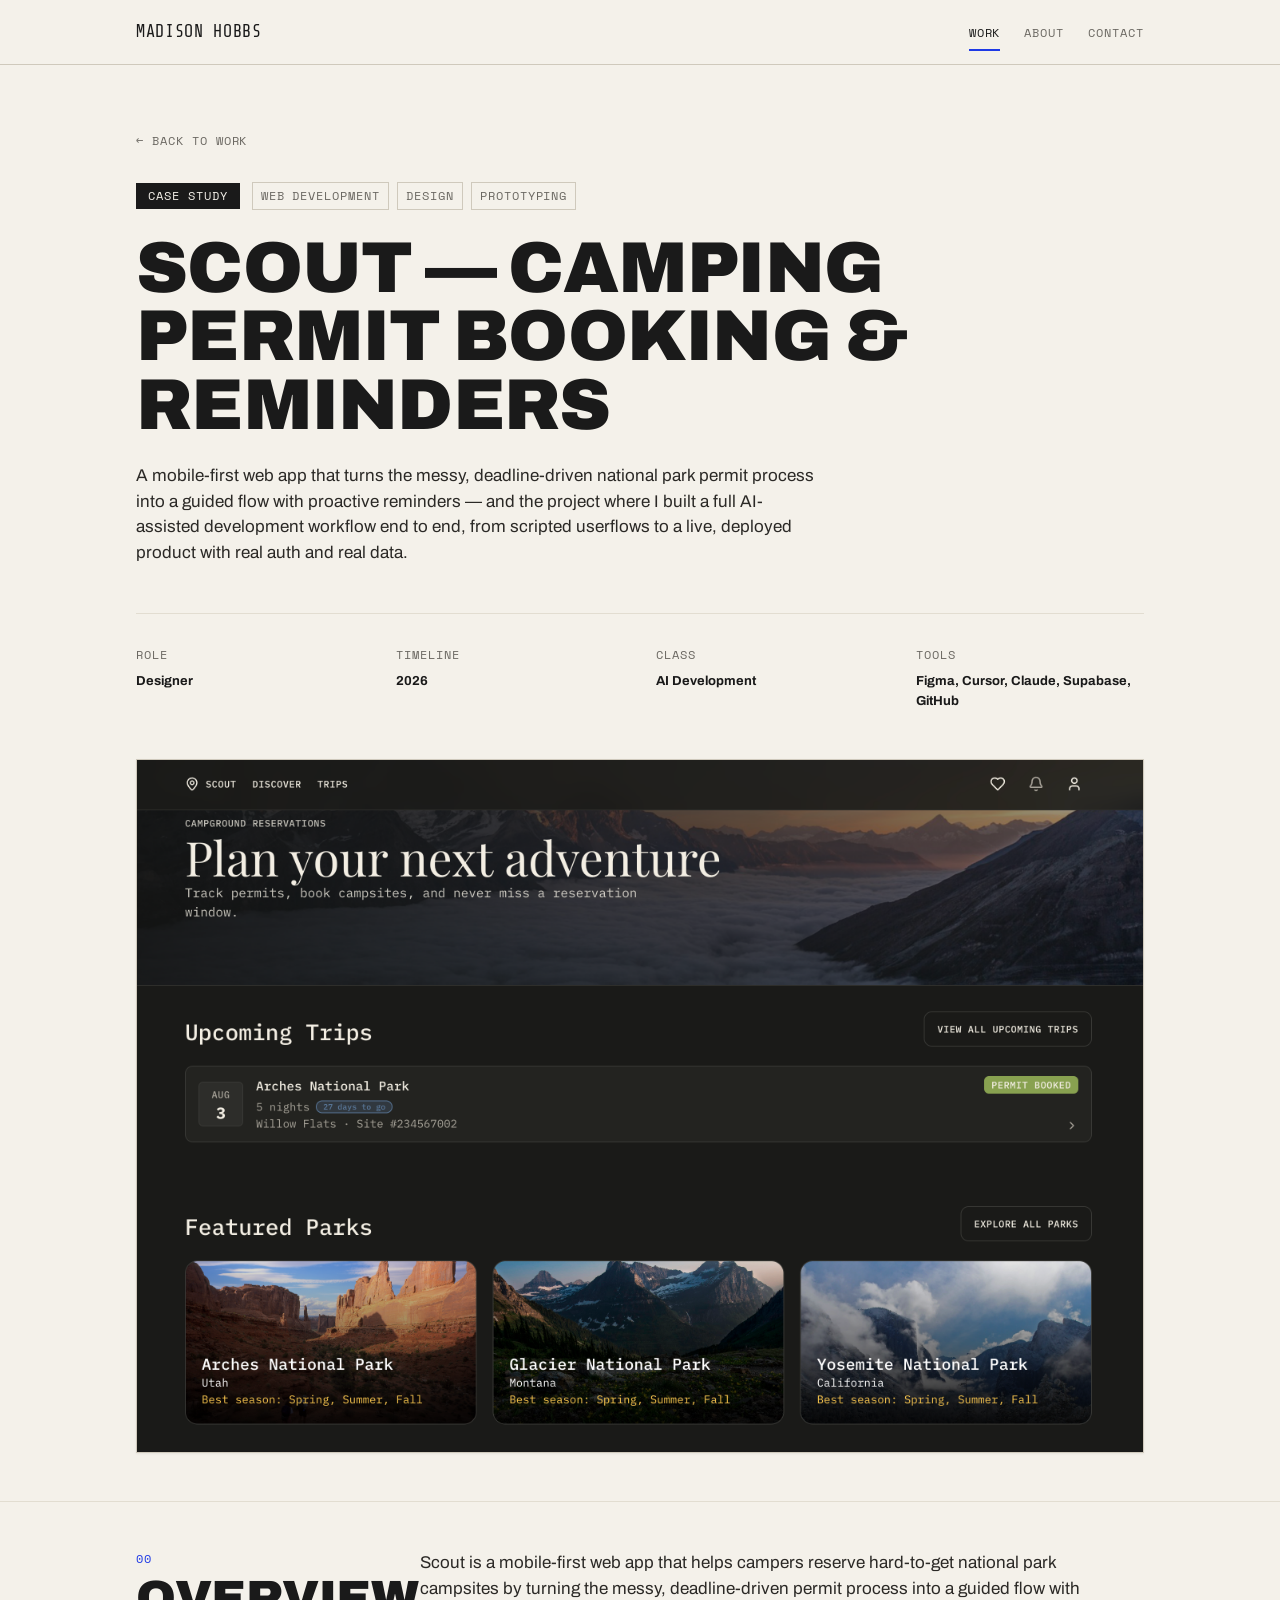
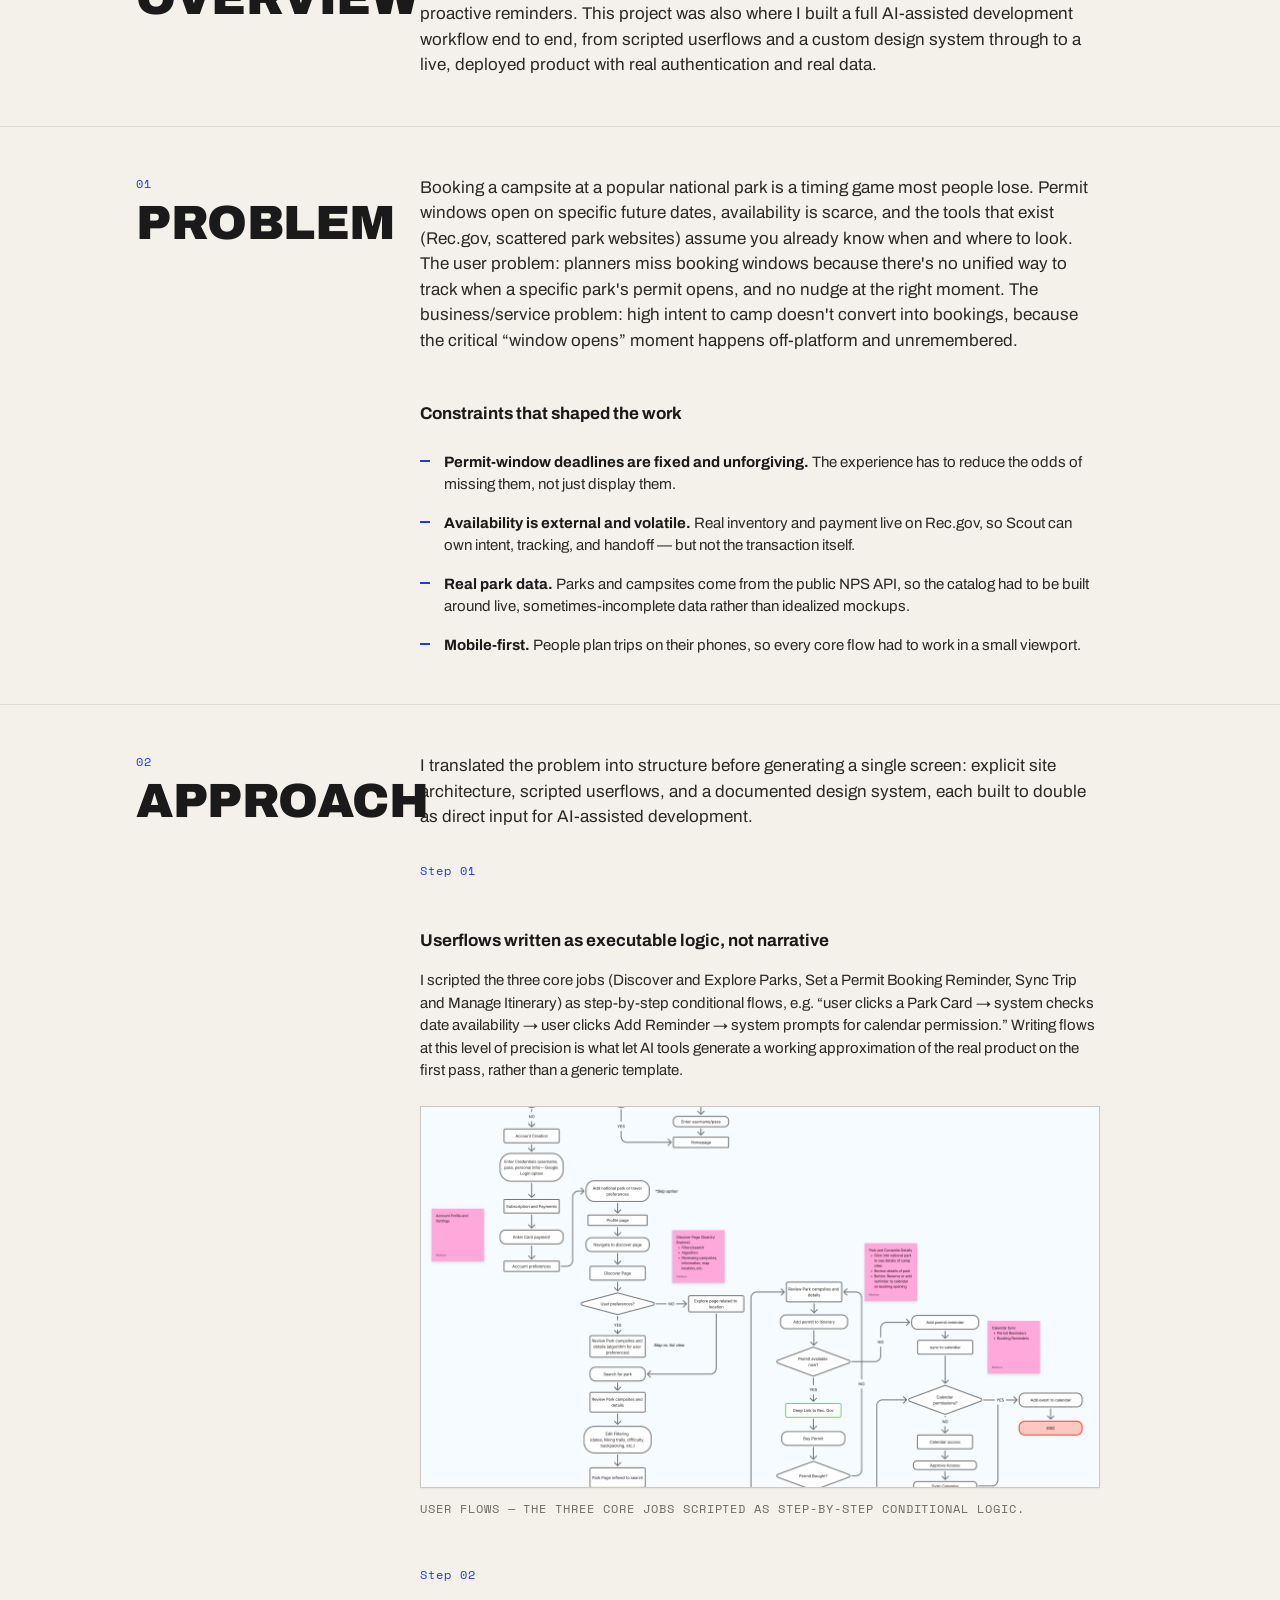
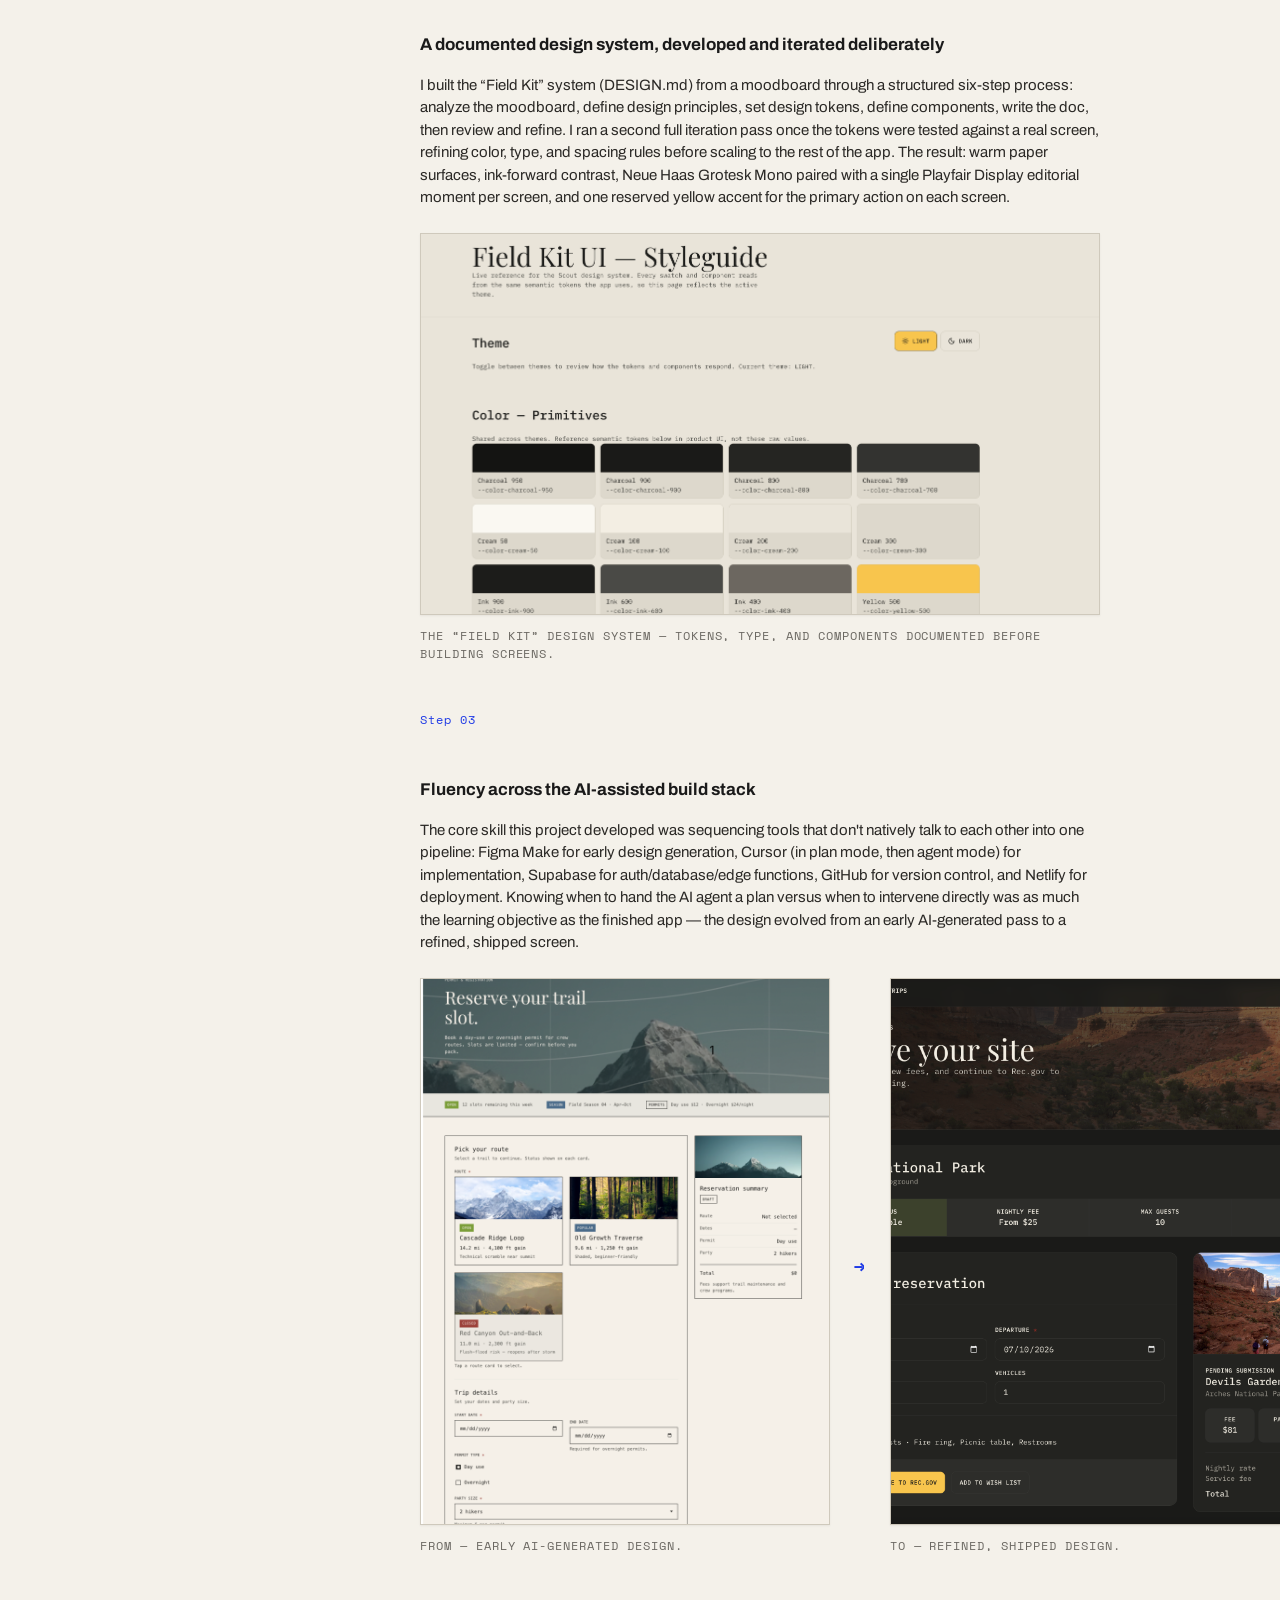
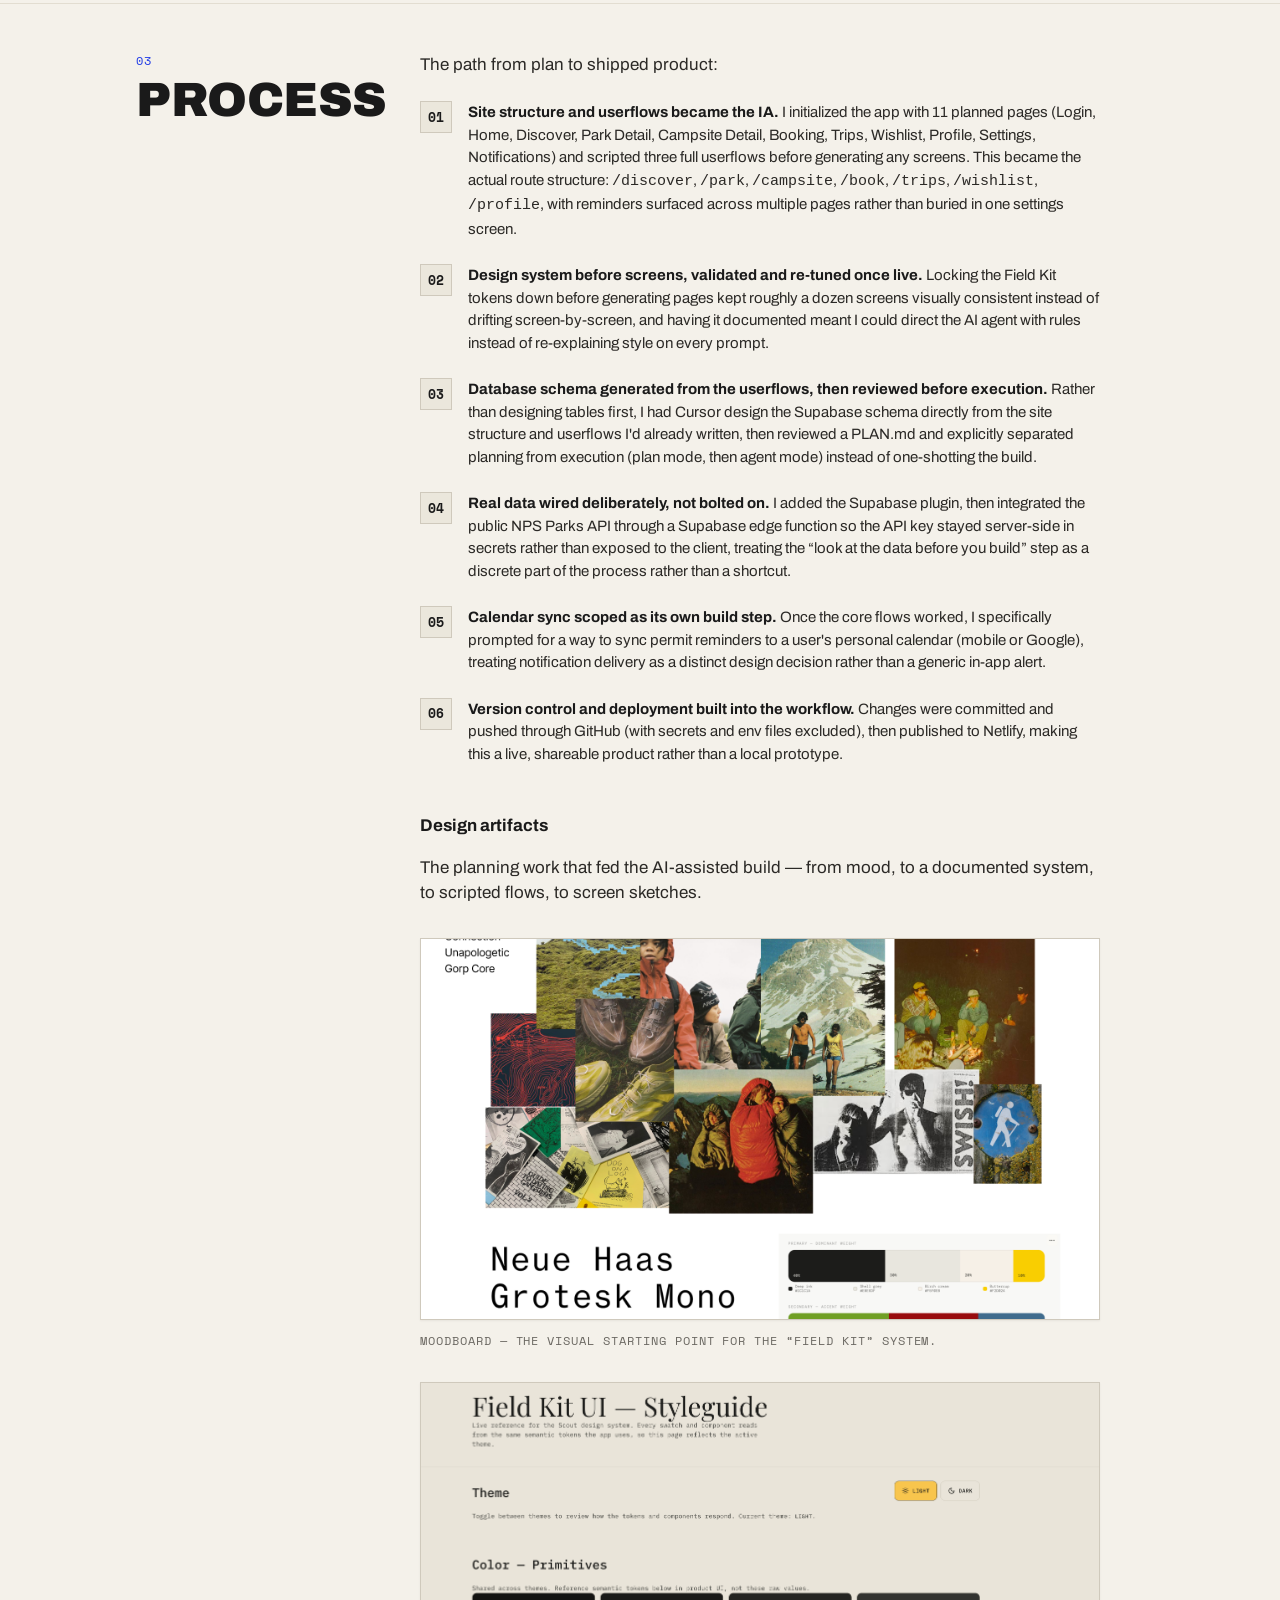
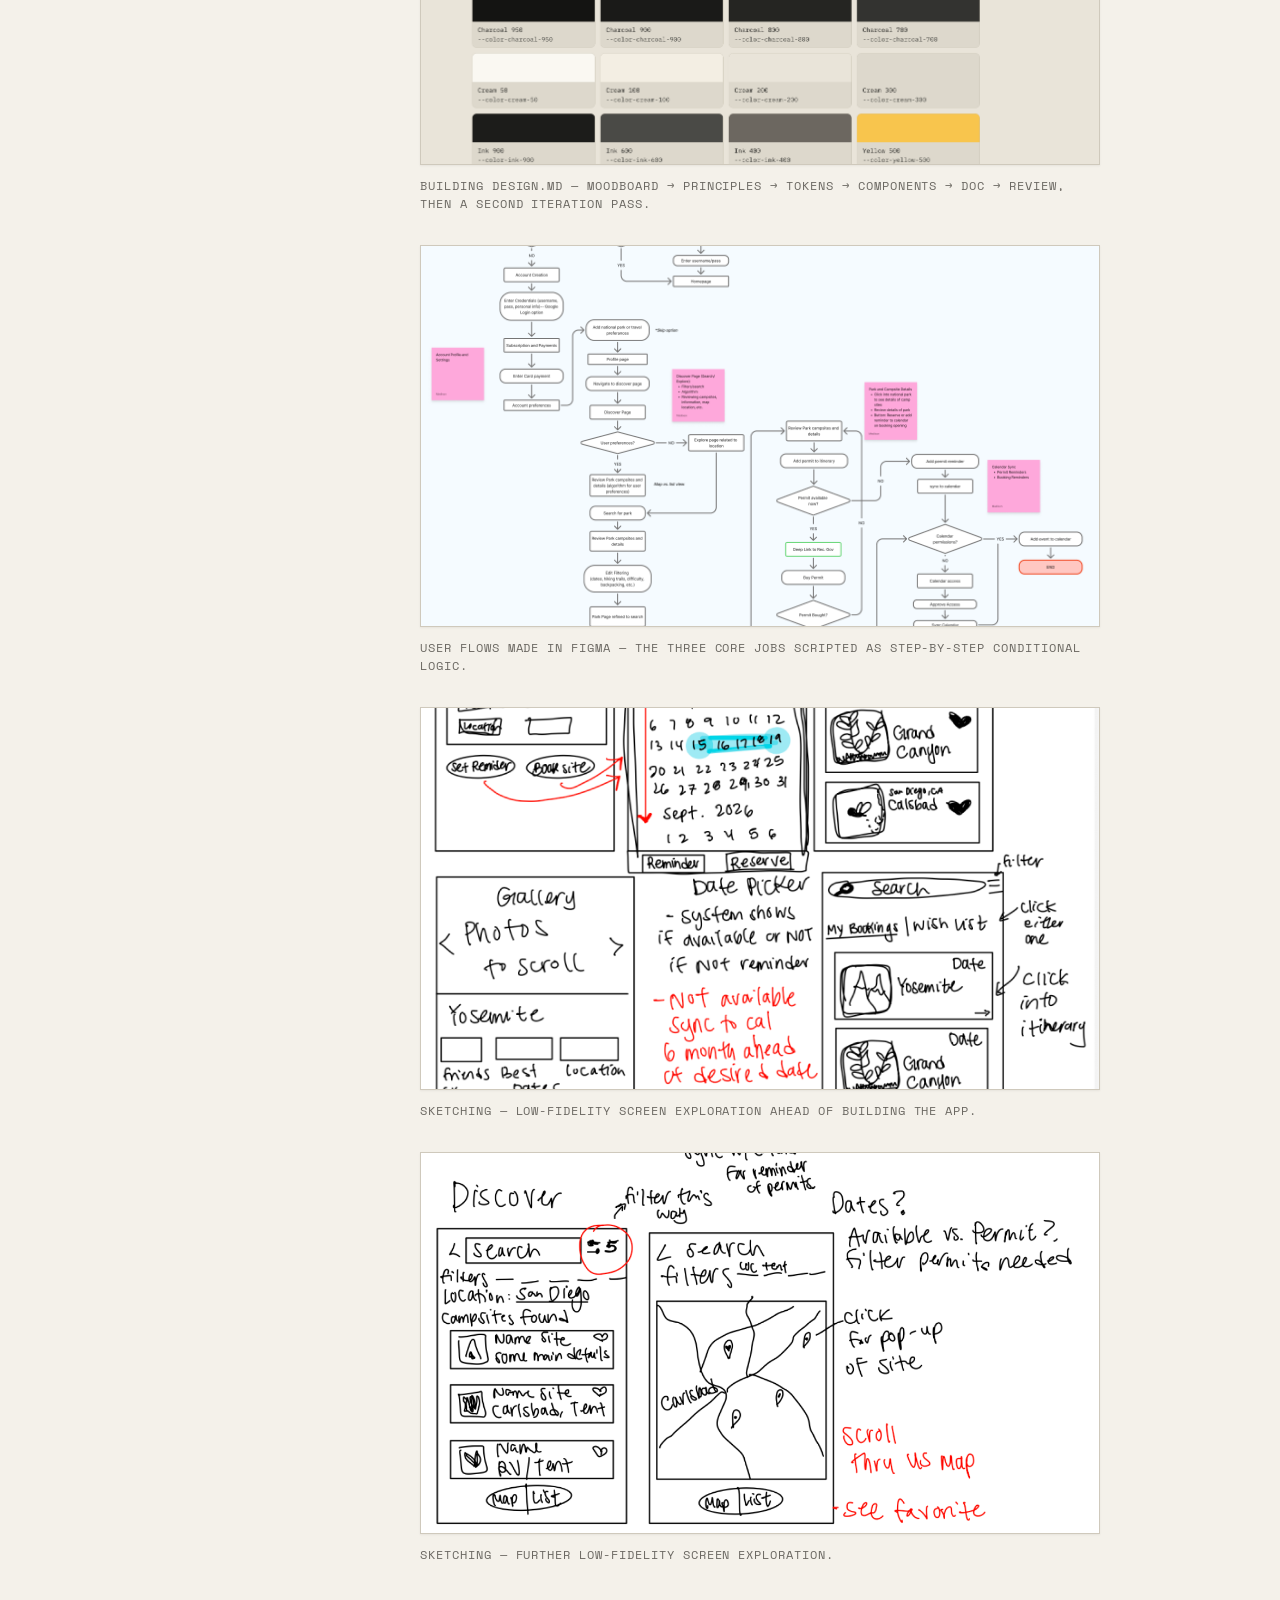
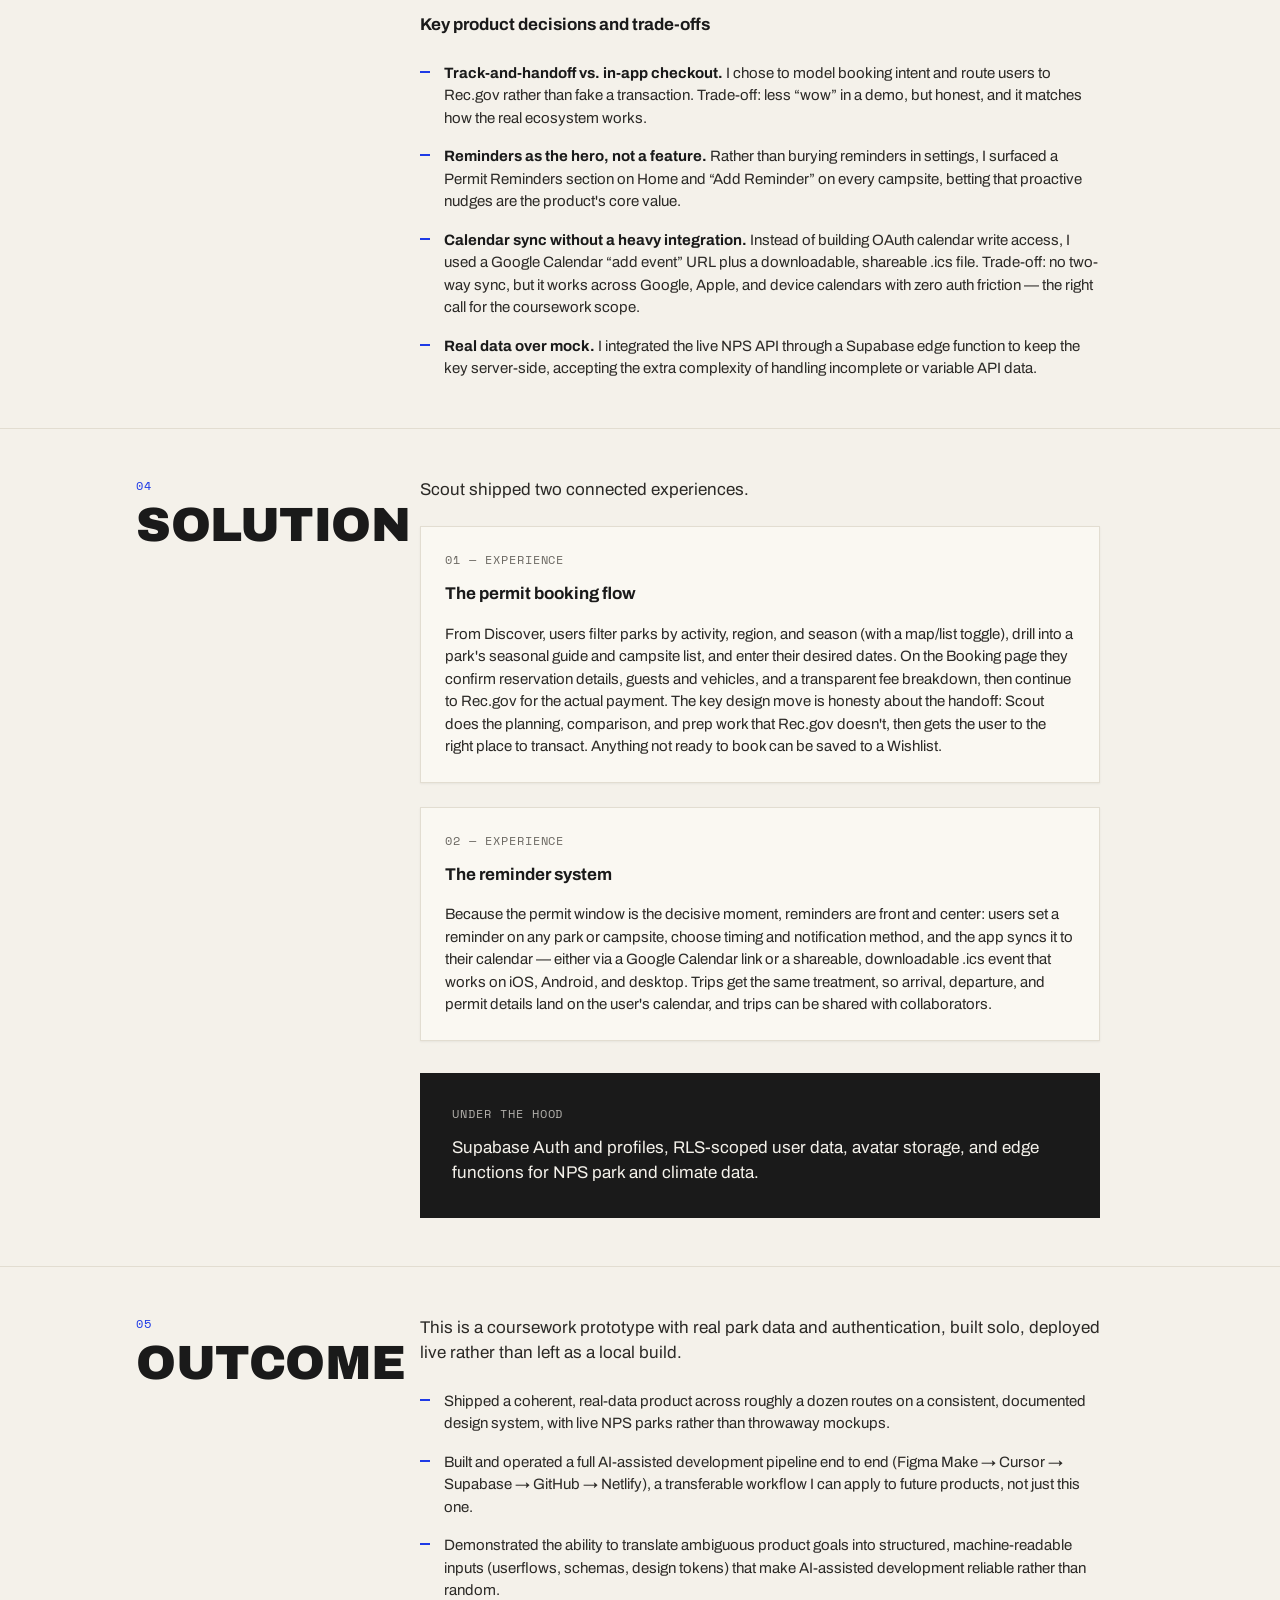
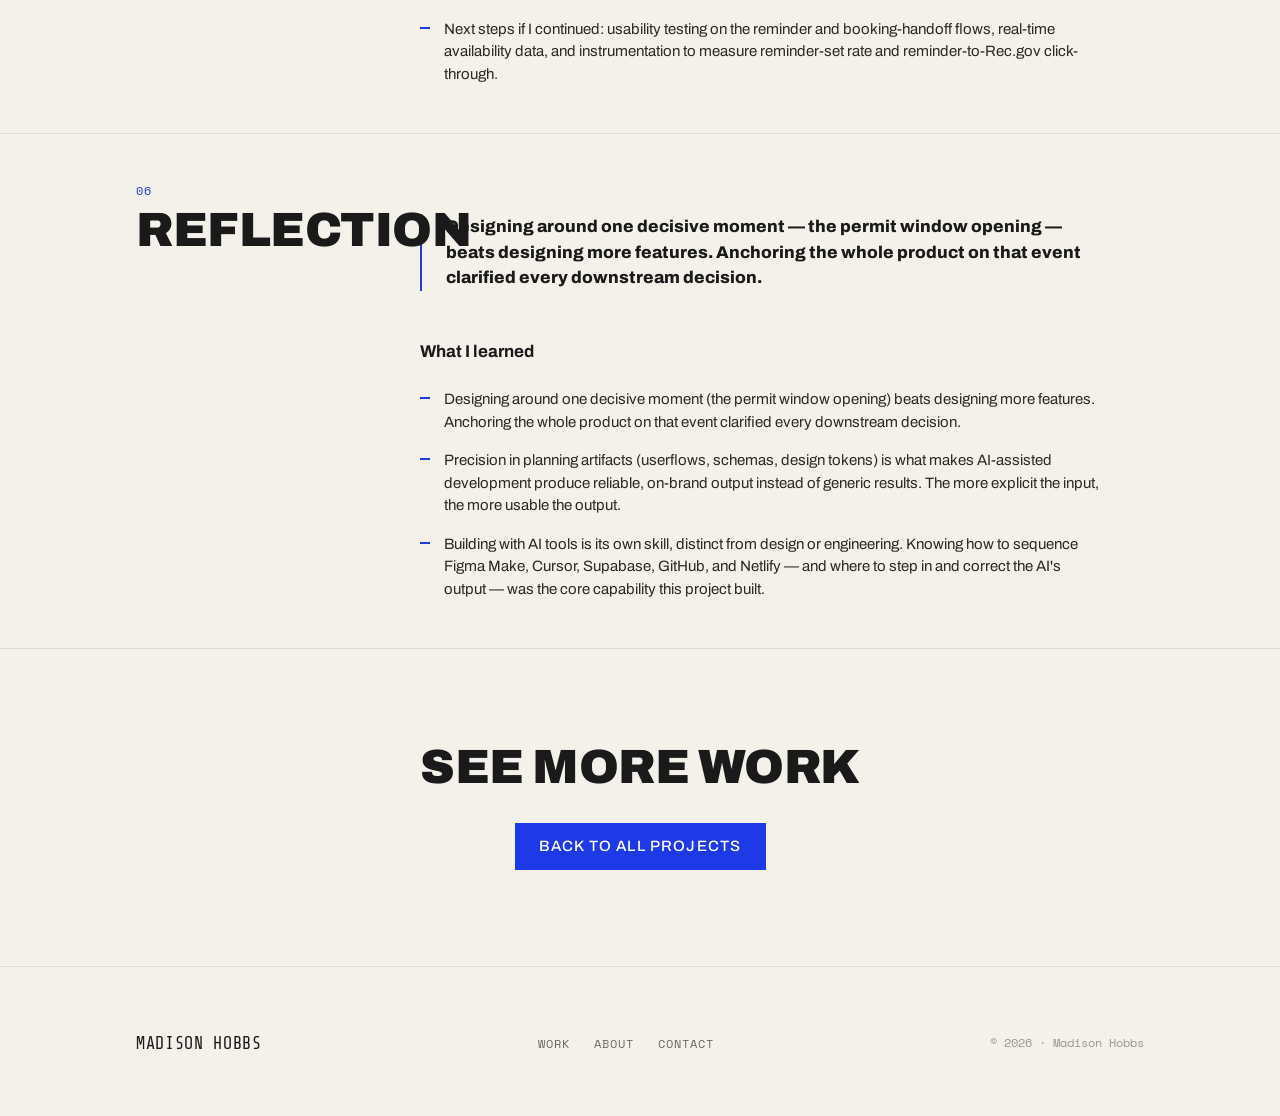
<file: HCI Portfolio/Scout/index.html>
<!DOCTYPE html>
<html lang="en">
<head>
<meta charset="UTF-8" />
<meta name="viewport" content="width=device-width, initial-scale=1.0" />
<title>Scout — Camping Permit Booking &amp; Reminders · Case Study</title>
<meta name="description" content="Case study: Scout, a mobile-first web app that turns the deadline-driven national park permit process into a guided flow with proactive reminders — built on a full AI-assisted development workflow." />
<link rel="preconnect" href="https://fonts.googleapis.com" />
<link rel="preconnect" href="https://fonts.gstatic.com" crossorigin />
<link href="https://fonts.googleapis.com/css2?family=Archivo:wght@400;500;700;800;900&family=Share+Tech+Mono&family=Space+Mono:wght@400;700&display=swap" rel="stylesheet" />
<link rel="stylesheet" href="../design-system/tokens.css" />
<style>
  /* ---- screen accent: ONE pop family per DESIGN.md (blue) ---- */
  :root { --accent: var(--color-accent-blue); --accent-soft: var(--color-accent-blue-soft); }

  *, *::before, *::after { box-sizing: border-box; margin: 0; padding: 0; }
  html { scroll-behavior: smooth; }

  body {
    background: var(--color-bg-base);
    color: var(--color-ink-body);
    font-family: var(--font-sans);
    font-size: var(--font-size-body);
    line-height: var(--line-height-body);
    -webkit-font-smoothing: antialiased;
  }

  a { color: inherit; }

  .wrap {
    max-width: var(--container-max);
    margin: 0 auto;
    padding-inline: var(--page-pad-inline);
  }
  @media (min-width: 768px) { .wrap { padding-inline: var(--page-pad-inline-md); } }
  @media (min-width: 1024px) { .wrap { padding-inline: var(--page-pad-inline-lg); } }

  .label { font-family: var(--font-mono); font-size: var(--font-size-caption); text-transform: uppercase; letter-spacing: var(--letter-spacing-label); color: var(--color-ink-muted); }

  .skip { position: absolute; left: -999px; top: 0; background: var(--color-ink-strong); color: var(--color-ink-inverse); padding: var(--space-2) var(--space-4); z-index: var(--z-toast); }
  .skip:focus { left: var(--space-4); }

  :where(a, button, input, textarea):focus-visible { outline: 2px solid var(--accent); outline-offset: 2px; }

  /* =================== NAVBAR =================== */
  .nav { position: sticky; top: 0; z-index: var(--z-sticky); background: var(--color-bg-base); border-bottom: var(--border-width-hairline) solid var(--color-border-default); transition: box-shadow var(--duration-fast) var(--ease-standard); }
  .nav.scrolled { box-shadow: var(--shadow-paper); }
  .nav__inner { display: flex; align-items: center; justify-content: space-between; height: 64px; }
  .brand { font-family: var(--font-display); font-size: 1.05rem; text-transform: uppercase; letter-spacing: 0.04em; color: var(--color-ink-strong); text-decoration: none; }
  .nav__links { display: flex; align-items: center; gap: var(--space-6); list-style: none; }
  .nav__links a { font-family: var(--font-mono); font-size: var(--font-size-caption); text-transform: uppercase; letter-spacing: var(--letter-spacing-label); color: var(--color-ink-muted); text-decoration: none; padding: var(--space-2) 0; border-bottom: 2px solid transparent; transition: color var(--duration-fast) var(--ease-standard); }
  .nav__links a:hover { color: var(--color-ink-strong); }
  .nav__links a.current { color: var(--color-ink-strong); border-bottom-color: var(--accent); }
  .nav__toggle { display: none; width: 44px; height: 44px; background: none; border: none; cursor: pointer; align-items: center; justify-content: center; }
  .nav__toggle span, .nav__toggle span::before, .nav__toggle span::after { content: ""; display: block; width: 22px; height: 2px; background: var(--color-ink-strong); position: relative; transition: transform var(--duration-fast) var(--ease-standard); }
  .nav__toggle span::before { position: absolute; top: -7px; }
  .nav__toggle span::after { position: absolute; top: 7px; }

  @media (max-width: 767px) {
    .nav__toggle { display: inline-flex; }
    .nav__links { position: absolute; top: 64px; left: 0; right: 0; flex-direction: column; align-items: flex-start; gap: 0; background: var(--color-bg-base); border-bottom: var(--border-width-hairline) solid var(--color-border-default); padding: var(--space-2) var(--page-pad-inline) var(--space-4); box-shadow: var(--shadow-raised); display: none; }
    .nav__links.open { display: flex; }
    .nav__links a { width: 100%; padding: var(--space-3) 0; border-bottom: var(--border-width-hairline) solid var(--color-border-subtle); }
    .nav__links a.current { border-bottom-color: var(--color-border-subtle); color: var(--accent); }
  }

  /* =================== BUTTONS =================== */
  .btn { display: inline-flex; align-items: center; gap: var(--space-2); min-height: 44px; padding: var(--space-3) var(--space-6); font-family: var(--font-sans); font-size: var(--font-size-body); font-weight: var(--font-weight-medium); text-transform: uppercase; letter-spacing: var(--letter-spacing-label); border: none; border-radius: var(--radius-none); cursor: pointer; text-decoration: none; transition: background var(--duration-fast) var(--ease-standard), filter var(--duration-fast) var(--ease-standard), transform var(--duration-instant) var(--ease-standard); }
  .btn--primary { background: var(--color-bg-inverse); color: var(--color-ink-inverse); }
  .btn--primary:hover { background: #333; }
  .btn--accent { background: var(--accent); color: #fff; }
  .btn--accent:hover { filter: brightness(1.08); }
  .btn--secondary { background: transparent; color: var(--color-ink-strong); border: var(--border-width-default) solid var(--color-border-strong); }
  .btn--secondary:hover { background: var(--color-bg-sunken); }
  .btn:active { transform: translateY(1px); }

  /* =================== CASE STUDY HERO =================== */
  .cs-hero { padding-block: var(--space-16) var(--space-12); border-bottom: var(--border-width-hairline) solid var(--color-border-subtle); }
  .cs-back { display: inline-flex; align-items: center; gap: var(--space-2); font-family: var(--font-mono); font-size: var(--font-size-caption); text-transform: uppercase; letter-spacing: var(--letter-spacing-label); color: var(--color-ink-muted); text-decoration: none; margin-bottom: var(--space-8); }
  .cs-back:hover { color: var(--color-ink-strong); }
  .cs-hero__eyebrow { display: flex; flex-wrap: wrap; align-items: center; gap: var(--space-3); margin-bottom: var(--space-6); }
  .cs-hero h1 {
    font-family: var(--font-heading);
    font-weight: var(--font-weight-black);
    font-size: var(--font-size-display-md-fluid);
    line-height: var(--line-height-tight);
    letter-spacing: -0.01em;
    text-transform: uppercase;
    color: var(--color-ink-strong);
    max-width: 18ch;
  }
  .cs-hero__lede { font-size: var(--font-size-lead); color: var(--color-ink-body); max-width: var(--container-narrow); margin-top: var(--space-6); }

  /* meta strip */
  .cs-meta { display: grid; grid-template-columns: repeat(2, 1fr); gap: var(--space-6) var(--space-8); margin-top: var(--space-12); border-top: var(--border-width-hairline) solid var(--color-border-subtle); padding-top: var(--space-8); }
  @media (min-width: 768px) { .cs-meta { grid-template-columns: repeat(4, 1fr); } }
  .cs-meta__k { display: block; margin-bottom: var(--space-2); }
  .cs-meta__v { font-size: var(--font-size-body-sm); font-weight: var(--font-weight-bold); color: var(--color-ink-strong); }

  .tags { display: flex; flex-wrap: wrap; gap: var(--space-2); }
  .tag { font-family: var(--font-mono); font-size: var(--font-size-caption); text-transform: uppercase; letter-spacing: var(--letter-spacing-label); color: var(--color-ink-muted); border: var(--border-width-hairline) solid var(--color-border-default); padding: var(--space-1) var(--space-2); }
  .pill { font-family: var(--font-mono); font-size: var(--font-size-caption); text-transform: uppercase; letter-spacing: var(--letter-spacing-label); color: var(--color-ink-inverse); background: var(--color-bg-inverse); padding: var(--space-1) var(--space-3); }

  /* =================== COVER =================== */
  .cover { position: relative; margin-top: var(--space-12); background: var(--color-bg-sunken); border: var(--border-width-hairline) solid var(--color-border-default); box-shadow: var(--shadow-paper); overflow: hidden; }
  .cover:not(:has(img)) { aspect-ratio: 16 / 9; }
  .cover img { display: block; width: 100%; height: auto; }
  .cover__ph { position: absolute; inset: 0; display: flex; flex-direction: column; align-items: center; justify-content: center; gap: var(--space-3); color: var(--color-ink-faint); }
  .cover__ph svg { width: 56px; height: 56px; }

  /* inline artifact figures (process) */
  .cs-figure { margin-top: var(--space-8); }
  .cs-figure__box { position: relative; aspect-ratio: 16 / 9; background: var(--color-bg-sunken); border: var(--border-width-hairline) solid var(--color-border-default); box-shadow: var(--shadow-paper); overflow: hidden; }
  .cs-figure__box img { position: absolute; inset: 0; width: 100%; height: 100%; object-fit: cover; }
  .cs-figure__ph { position: absolute; inset: 0; display: flex; flex-direction: column; align-items: center; justify-content: center; gap: var(--space-3); color: var(--color-ink-faint); text-align: center; padding: var(--space-4); }
  .cs-figure__ph svg { width: 48px; height: 48px; }
  .cs-figure figcaption { font-family: var(--font-mono); font-size: var(--font-size-caption); color: var(--color-ink-muted); margin-top: var(--space-3); text-transform: uppercase; letter-spacing: var(--letter-spacing-label); }

  /* approach steps with paired media */
  .approach-step { margin-top: var(--space-12); }
  .approach-step:first-of-type { margin-top: var(--space-8); }
  .approach-step h3 { margin-top: 0; margin-bottom: var(--space-4); font-size: var(--font-size-lead); font-weight: var(--font-weight-bold); color: var(--color-ink-strong); }
  .approach-step__num { font-family: var(--font-mono); font-size: var(--font-size-caption); letter-spacing: var(--letter-spacing-label); color: var(--accent); display: block; margin-bottom: var(--space-2); }
  .approach-step p { font-size: var(--font-size-body); color: var(--color-ink-body); }
  .approach-step .cs-figure { margin-top: var(--space-6); }

  /* from → to comparison */
  .compare { display: grid; grid-template-columns: 1fr; gap: var(--space-4); align-items: center; margin-top: var(--space-6); }
  @media (min-width: 640px) { .compare { grid-template-columns: 1fr auto 1fr; gap: var(--space-6); } }
  .compare .cs-figure { margin-top: 0; }
  .compare .cs-figure__box { aspect-ratio: 3 / 4; }
  /* let the comparison break out past the narrow prose column so the screens read larger */
  @media (min-width: 1024px) { .compare { width: calc(100% + 200px); } }
  .compare__arrow { font-family: var(--font-mono); font-size: var(--font-size-lead); font-weight: var(--font-weight-bold); color: var(--accent); text-align: center; text-transform: uppercase; letter-spacing: var(--letter-spacing-label); }
  @media (max-width: 639px) { .compare__arrow { transform: rotate(90deg); } }

  /* =================== SECTIONS =================== */
  .cs-section { padding-block: var(--space-12); border-bottom: var(--border-width-hairline) solid var(--color-border-subtle); }
  .cs-section:last-of-type { border-bottom: none; }
  .cs-section__grid { display: grid; grid-template-columns: 1fr; gap: var(--space-8); }
  @media (min-width: 1024px) { .cs-section__grid { grid-template-columns: 220px 1fr; gap: var(--space-16); align-items: start; } }
  .cs-section__head { position: sticky; top: 96px; }
  @media (max-width: 1023px) { .cs-section__head { position: static; } }
  .cs-section__num { font-family: var(--font-mono); font-size: var(--font-size-caption); letter-spacing: var(--letter-spacing-label); color: var(--accent); display: block; margin-bottom: var(--space-2); }
  .cs-section__head h2 { font-family: var(--font-heading); font-weight: var(--font-weight-black); font-size: var(--font-size-display-sm-fluid); line-height: 0.95; text-transform: uppercase; letter-spacing: -0.01em; color: var(--color-ink-strong); }

  .prose { max-width: var(--container-narrow); }
  .prose > p { font-size: var(--font-size-lead); color: var(--color-ink-body); }
  .prose > p + p { margin-top: var(--space-4); }
  .prose h3 { font-size: var(--font-size-lead); font-weight: var(--font-weight-bold); color: var(--color-ink-strong); margin-top: var(--space-12); margin-bottom: var(--space-4); }
  .prose > p + h3 { margin-top: var(--space-12); }

  /* feature / constraint lists (bold lead + text) */
  .flist { list-style: none; margin-top: var(--space-6); display: flex; flex-direction: column; gap: var(--space-4); }
  .flist li { padding-left: var(--space-6); position: relative; font-size: var(--font-size-body); color: var(--color-ink-body); }
  .flist li::before { content: ""; position: absolute; left: 0; top: 0.6em; width: 10px; height: var(--border-width-heavy); background: var(--accent); }
  .flist li strong { color: var(--color-ink-strong); font-weight: var(--font-weight-bold); }

  /* numbered steps */
  .steps { list-style: none; counter-reset: step; margin-top: var(--space-6); display: flex; flex-direction: column; gap: var(--space-6); }
  .steps li { counter-increment: step; padding-left: var(--space-12); position: relative; font-size: var(--font-size-body); color: var(--color-ink-body); }
  .steps li::before { content: counter(step, decimal-leading-zero); position: absolute; left: 0; top: 0; font-family: var(--font-mono); font-size: var(--font-size-body-sm); font-weight: var(--font-weight-bold); color: var(--color-ink-strong); background: var(--color-bg-sunken); border: var(--border-width-hairline) solid var(--color-border-default); width: 32px; height: 32px; display: flex; align-items: center; justify-content: center; }
  .steps li strong { color: var(--color-ink-strong); font-weight: var(--font-weight-bold); }

  /* solution feature blocks */
  .feature { background: var(--color-bg-raised); border: var(--border-width-hairline) solid var(--color-border-subtle); box-shadow: var(--shadow-paper); padding: var(--space-6); margin-top: var(--space-6); }
  .feature h3 { margin-top: 0; }
  .feature .label { display: block; margin-bottom: var(--space-3); }

  /* callout (under the hood) */
  .callout { margin-top: var(--space-8); background: var(--color-bg-inverse); color: var(--color-ink-inverse); padding: var(--space-8); }
  .callout .label { color: var(--color-ink-inverse); opacity: 0.7; display: block; margin-bottom: var(--space-3); }
  .callout p { font-size: var(--font-size-lead); }

  /* pull quote */
  .pullquote { margin-top: var(--space-8); padding-left: var(--space-6); border-left: var(--border-width-heavy) solid var(--accent); }
  .pullquote p { font-family: var(--font-heading); font-weight: var(--font-weight-heavy); font-size: var(--font-size-lead); color: var(--color-ink-strong); text-transform: none; }

  /* =================== NEXT / FOOTER =================== */
  .cs-next { padding-block: var(--space-24); text-align: center; }
  .cs-next h2 { font-family: var(--font-heading); font-weight: var(--font-weight-black); font-size: var(--font-size-display-sm-fluid); line-height: 0.95; text-transform: uppercase; letter-spacing: -0.01em; color: var(--color-ink-strong); margin-bottom: var(--space-8); }

  .footer { padding-block: var(--space-16); border-top: var(--border-width-hairline) solid var(--color-border-subtle); }
  .footer__inner { display: flex; flex-wrap: wrap; align-items: center; justify-content: space-between; gap: var(--space-6); }
  .footer__links { display: flex; gap: var(--space-6); list-style: none; }
  .footer__links a { font-family: var(--font-mono); font-size: var(--font-size-caption); text-transform: uppercase; letter-spacing: var(--letter-spacing-label); color: var(--color-ink-muted); text-decoration: none; }
  .footer__links a:hover { color: var(--color-ink-strong); }
  .footer__copy { font-family: var(--font-mono); font-size: var(--font-size-caption); color: var(--color-ink-faint); }

  @media (prefers-reduced-motion: reduce) {
    html { scroll-behavior: auto; }
    * { transition: none !important; }
  }
</style>
</head>
<body>
<a class="skip" href="#main">Skip to content</a>

<header class="nav" id="nav">
  <div class="wrap nav__inner">
    <a href="../index.html#top" class="brand">Madison Hobbs</a>
    <button class="nav__toggle" aria-expanded="false" aria-controls="nav-links" aria-label="Toggle menu"><span></span></button>
    <ul class="nav__links" id="nav-links">
      <li><a href="../index.html#work" class="current">Work</a></li>
      <li><a href="../index.html#about">About</a></li>
      <li><a href="../index.html#contact">Contact</a></li>
    </ul>
  </div>
</header>

<main id="main">
  <!-- HERO -->
  <section class="cs-hero" aria-labelledby="cs-title">
    <div class="wrap">
      <a href="../index.html#work" class="cs-back">← Back to work</a>
      <div class="cs-hero__eyebrow">
        <span class="pill">Case Study</span>
        <div class="tags">
          <span class="tag">Web Development</span>
          <span class="tag">Design</span>
          <span class="tag">Prototyping</span>
        </div>
      </div>
      <h1 id="cs-title">Scout — Camping Permit Booking &amp; Reminders</h1>
      <p class="cs-hero__lede">A mobile-first web app that turns the messy, deadline-driven national park permit process into a guided flow with proactive reminders — and the project where I built a full AI-assisted development workflow end to end, from scripted userflows to a live, deployed product with real auth and real data.</p>

      <dl class="cs-meta">
        <div>
          <dt class="label cs-meta__k">Role</dt>
          <dd class="cs-meta__v">Designer</dd>
        </div>
        <div>
          <dt class="label cs-meta__k">Timeline</dt>
          <dd class="cs-meta__v">2026</dd>
        </div>
        <div>
          <dt class="label cs-meta__k">Class</dt>
          <dd class="cs-meta__v">AI Development</dd>
        </div>
        <div>
          <dt class="label cs-meta__k">Tools</dt>
          <dd class="cs-meta__v">Figma, Cursor, Claude, Supabase, GitHub</dd>
        </div>
      </dl>

      <figure class="cover">
        <img src="assets/Scout.png" alt="Scout — cover" onerror="this.remove()" />
      </figure>
    </div>
  </section>

  <!-- OVERVIEW -->
  <section class="cs-section" aria-labelledby="s-overview">
    <div class="wrap cs-section__grid">
      <div class="cs-section__head"><span class="cs-section__num">00</span><h2 id="s-overview">Overview</h2></div>
      <div class="prose">
        <p>Scout is a mobile-first web app that helps campers reserve hard-to-get national park campsites by turning the messy, deadline-driven permit process into a guided flow with proactive reminders. This project was also where I built a full AI-assisted development workflow end to end, from scripted userflows and a custom design system through to a live, deployed product with real authentication and real data.</p>
      </div>
    </div>
  </section>

  <!-- PROBLEM -->
  <section class="cs-section" aria-labelledby="s-problem">
    <div class="wrap cs-section__grid">
      <div class="cs-section__head"><span class="cs-section__num">01</span><h2 id="s-problem">Problem</h2></div>
      <div class="prose">
        <p>Booking a campsite at a popular national park is a timing game most people lose. Permit windows open on specific future dates, availability is scarce, and the tools that exist (Rec.gov, scattered park websites) assume you already know when and where to look. The user problem: planners miss booking windows because there's no unified way to track when a specific park's permit opens, and no nudge at the right moment. The business/service problem: high intent to camp doesn't convert into bookings, because the critical “window opens” moment happens off-platform and unremembered.</p>
        <h3>Constraints that shaped the work</h3>
        <ul class="flist">
          <li><strong>Permit-window deadlines are fixed and unforgiving.</strong> The experience has to reduce the odds of missing them, not just display them.</li>
          <li><strong>Availability is external and volatile.</strong> Real inventory and payment live on Rec.gov, so Scout can own intent, tracking, and handoff — but not the transaction itself.</li>
          <li><strong>Real park data.</strong> Parks and campsites come from the public NPS API, so the catalog had to be built around live, sometimes-incomplete data rather than idealized mockups.</li>
          <li><strong>Mobile-first.</strong> People plan trips on their phones, so every core flow had to work in a small viewport.</li>
        </ul>
      </div>
    </div>
  </section>

  <!-- APPROACH -->
  <section class="cs-section" aria-labelledby="s-approach">
    <div class="wrap cs-section__grid">
      <div class="cs-section__head"><span class="cs-section__num">02</span><h2 id="s-approach">Approach</h2></div>
      <div class="prose">
        <p>I translated the problem into structure before generating a single screen: explicit site architecture, scripted userflows, and a documented design system, each built to double as direct input for AI-assisted development.</p>

        <div class="approach-step">
          <span class="approach-step__num">Step 01</span>
          <h3>Userflows written as executable logic, not narrative</h3>
          <p>I scripted the three core jobs (Discover and Explore Parks, Set a Permit Booking Reminder, Sync Trip and Manage Itinerary) as step-by-step conditional flows, e.g. “user clicks a Park Card → system checks date availability → user clicks Add Reminder → system prompts for calendar permission.” Writing flows at this level of precision is what let AI tools generate a working approximation of the real product on the first pass, rather than a generic template.</p>
          <figure class="cs-figure">
            <div class="cs-figure__box">
              <img src="assets/Scout_User_Flow.png" alt="Scout user flows scripted in Figma" onerror="this.remove()" />
            </div>
            <figcaption>User flows — the three core jobs scripted as step-by-step conditional logic.</figcaption>
          </figure>
        </div>

        <div class="approach-step">
          <span class="approach-step__num">Step 02</span>
          <h3>A documented design system, developed and iterated deliberately</h3>
          <p>I built the “Field Kit” system (DESIGN.md) from a moodboard through a structured six-step process: analyze the moodboard, define design principles, set design tokens, define components, write the doc, then review and refine. I ran a second full iteration pass once the tokens were tested against a real screen, refining color, type, and spacing rules before scaling to the rest of the app. The result: warm paper surfaces, ink-forward contrast, Neue Haas Grotesk Mono paired with a single Playfair Display editorial moment per screen, and one reserved yellow accent for the primary action on each screen.</p>
          <figure class="cs-figure">
            <div class="cs-figure__box">
              <img src="assets/scoutdesignsystem.png" alt="Scout Field Kit design system" onerror="this.remove()" />
            </div>
            <figcaption>The “Field Kit” design system — tokens, type, and components documented before building screens.</figcaption>
          </figure>
        </div>

        <div class="approach-step">
          <span class="approach-step__num">Step 03</span>
          <h3>Fluency across the AI-assisted build stack</h3>
          <p>The core skill this project developed was sequencing tools that don't natively talk to each other into one pipeline: Figma Make for early design generation, Cursor (in plan mode, then agent mode) for implementation, Supabase for auth/database/edge functions, GitHub for version control, and Netlify for deployment. Knowing when to hand the AI agent a plan versus when to intervene directly was as much the learning objective as the finished app — the design evolved from an early AI-generated pass to a refined, shipped screen.</p>
          <div class="compare">
            <figure class="cs-figure">
              <div class="cs-figure__box">
                <img src="assets/Scout_Design_First.png" alt="Scout — early AI-generated design" onerror="this.remove()" />
              </div>
              <figcaption>From — early AI-generated design.</figcaption>
            </figure>
            <div class="compare__arrow" aria-hidden="true">→</div>
            <figure class="cs-figure">
              <div class="cs-figure__box">
                <img src="assets/Scout_Design_Second.png" alt="Scout — refined, shipped design" onerror="this.remove()" />
              </div>
              <figcaption>To — refined, shipped design.</figcaption>
            </figure>
          </div>
        </div>
      </div>
    </div>
  </section>

  <!-- PROCESS -->
  <section class="cs-section" aria-labelledby="s-process">
    <div class="wrap cs-section__grid">
      <div class="cs-section__head"><span class="cs-section__num">03</span><h2 id="s-process">Process</h2></div>
      <div class="prose">
        <p>The path from plan to shipped product:</p>
        <ol class="steps">
          <li><strong>Site structure and userflows became the IA.</strong> I initialized the app with 11 planned pages (Login, Home, Discover, Park Detail, Campsite Detail, Booking, Trips, Wishlist, Profile, Settings, Notifications) and scripted three full userflows before generating any screens. This became the actual route structure: <code>/discover</code>, <code>/park</code>, <code>/campsite</code>, <code>/book</code>, <code>/trips</code>, <code>/wishlist</code>, <code>/profile</code>, with reminders surfaced across multiple pages rather than buried in one settings screen.</li>
          <li><strong>Design system before screens, validated and re-tuned once live.</strong> Locking the Field Kit tokens down before generating pages kept roughly a dozen screens visually consistent instead of drifting screen-by-screen, and having it documented meant I could direct the AI agent with rules instead of re-explaining style on every prompt.</li>
          <li><strong>Database schema generated from the userflows, then reviewed before execution.</strong> Rather than designing tables first, I had Cursor design the Supabase schema directly from the site structure and userflows I'd already written, then reviewed a PLAN.md and explicitly separated planning from execution (plan mode, then agent mode) instead of one-shotting the build.</li>
          <li><strong>Real data wired deliberately, not bolted on.</strong> I added the Supabase plugin, then integrated the public NPS Parks API through a Supabase edge function so the API key stayed server-side in secrets rather than exposed to the client, treating the “look at the data before you build” step as a discrete part of the process rather than a shortcut.</li>
          <li><strong>Calendar sync scoped as its own build step.</strong> Once the core flows worked, I specifically prompted for a way to sync permit reminders to a user's personal calendar (mobile or Google), treating notification delivery as a distinct design decision rather than a generic in-app alert.</li>
          <li><strong>Version control and deployment built into the workflow.</strong> Changes were committed and pushed through GitHub (with secrets and env files excluded), then published to Netlify, making this a live, shareable product rather than a local prototype.</li>
        </ol>

        <h3>Design artifacts</h3>
        <p>The planning work that fed the AI-assisted build — from mood, to a documented system, to scripted flows, to screen sketches.</p>

        <figure class="cs-figure">
          <div class="cs-figure__box">
            <img src="assets/Scout_MoodBoard.png" alt="Scout moodboard" onerror="this.remove()" />
          </div>
          <figcaption>Moodboard — the visual starting point for the “Field Kit” system.</figcaption>
        </figure>

        <figure class="cs-figure">
          <div class="cs-figure__box">
            <img src="assets/scoutdesignsystem.png" alt="Building the DESIGN.md design system doc" onerror="this.remove()" />
          </div>
          <figcaption>Building DESIGN.md — moodboard → principles → tokens → components → doc → review, then a second iteration pass.</figcaption>
        </figure>

        <figure class="cs-figure">
          <div class="cs-figure__box">
            <img src="assets/Scout_User_Flow.png" alt="Scout user flows made in Figma" onerror="this.remove()" />
          </div>
          <figcaption>User flows made in Figma — the three core jobs scripted as step-by-step conditional logic.</figcaption>
        </figure>

        <figure class="cs-figure">
          <div class="cs-figure__box">
            <img src="assets/Scout_Sketch.png" alt="Early screen sketches" onerror="this.remove()" />
          </div>
          <figcaption>Sketching — low-fidelity screen exploration ahead of building the app.</figcaption>
        </figure>

        <figure class="cs-figure">
          <div class="cs-figure__box">
            <img src="assets/Scout_Sketch2.png" alt="Early screen sketches, continued" onerror="this.remove()" />
          </div>
          <figcaption>Sketching — further low-fidelity screen exploration.</figcaption>
        </figure>

        <h3>Key product decisions and trade-offs</h3>
        <ul class="flist">
          <li><strong>Track-and-handoff vs. in-app checkout.</strong> I chose to model booking intent and route users to Rec.gov rather than fake a transaction. Trade-off: less “wow” in a demo, but honest, and it matches how the real ecosystem works.</li>
          <li><strong>Reminders as the hero, not a feature.</strong> Rather than burying reminders in settings, I surfaced a Permit Reminders section on Home and “Add Reminder” on every campsite, betting that proactive nudges are the product's core value.</li>
          <li><strong>Calendar sync without a heavy integration.</strong> Instead of building OAuth calendar write access, I used a Google Calendar “add event” URL plus a downloadable, shareable .ics file. Trade-off: no two-way sync, but it works across Google, Apple, and device calendars with zero auth friction — the right call for the coursework scope.</li>
          <li><strong>Real data over mock.</strong> I integrated the live NPS API through a Supabase edge function to keep the key server-side, accepting the extra complexity of handling incomplete or variable API data.</li>
        </ul>
      </div>
    </div>
  </section>

  <!-- SOLUTION -->
  <section class="cs-section" aria-labelledby="s-solution">
    <div class="wrap cs-section__grid">
      <div class="cs-section__head"><span class="cs-section__num">04</span><h2 id="s-solution">Solution</h2></div>
      <div class="prose">
        <p>Scout shipped two connected experiences.</p>

        <div class="feature">
          <span class="label">01 — Experience</span>
          <h3>The permit booking flow</h3>
          <p>From Discover, users filter parks by activity, region, and season (with a map/list toggle), drill into a park's seasonal guide and campsite list, and enter their desired dates. On the Booking page they confirm reservation details, guests and vehicles, and a transparent fee breakdown, then continue to Rec.gov for the actual payment. The key design move is honesty about the handoff: Scout does the planning, comparison, and prep work that Rec.gov doesn't, then gets the user to the right place to transact. Anything not ready to book can be saved to a Wishlist.</p>
        </div>

        <div class="feature">
          <span class="label">02 — Experience</span>
          <h3>The reminder system</h3>
          <p>Because the permit window is the decisive moment, reminders are front and center: users set a reminder on any park or campsite, choose timing and notification method, and the app syncs it to their calendar — either via a Google Calendar link or a shareable, downloadable .ics event that works on iOS, Android, and desktop. Trips get the same treatment, so arrival, departure, and permit details land on the user's calendar, and trips can be shared with collaborators.</p>
        </div>

        <div class="callout">
          <span class="label">Under the hood</span>
          <p>Supabase Auth and profiles, RLS-scoped user data, avatar storage, and edge functions for NPS park and climate data.</p>
        </div>
      </div>
    </div>
  </section>

  <!-- OUTCOME -->
  <section class="cs-section" aria-labelledby="s-outcome">
    <div class="wrap cs-section__grid">
      <div class="cs-section__head"><span class="cs-section__num">05</span><h2 id="s-outcome">Outcome</h2></div>
      <div class="prose">
        <p>This is a coursework prototype with real park data and authentication, built solo, deployed live rather than left as a local build.</p>
        <ul class="flist">
          <li>Shipped a coherent, real-data product across roughly a dozen routes on a consistent, documented design system, with live NPS parks rather than throwaway mockups.</li>
          <li>Built and operated a full AI-assisted development pipeline end to end (Figma Make → Cursor → Supabase → GitHub → Netlify), a transferable workflow I can apply to future products, not just this one.</li>
          <li>Demonstrated the ability to translate ambiguous product goals into structured, machine-readable inputs (userflows, schemas, design tokens) that make AI-assisted development reliable rather than random.</li>
          <li>Next steps if I continued: usability testing on the reminder and booking-handoff flows, real-time availability data, and instrumentation to measure reminder-set rate and reminder-to-Rec.gov click-through.</li>
        </ul>
      </div>
    </div>
  </section>

  <!-- REFLECTION -->
  <section class="cs-section" aria-labelledby="s-reflection">
    <div class="wrap cs-section__grid">
      <div class="cs-section__head"><span class="cs-section__num">06</span><h2 id="s-reflection">Reflection</h2></div>
      <div class="prose">
        <div class="pullquote">
          <p>Designing around one decisive moment — the permit window opening — beats designing more features. Anchoring the whole product on that event clarified every downstream decision.</p>
        </div>

        <h3>What I learned</h3>
        <ul class="flist">
          <li>Designing around one decisive moment (the permit window opening) beats designing more features. Anchoring the whole product on that event clarified every downstream decision.</li>
          <li>Precision in planning artifacts (userflows, schemas, design tokens) is what makes AI-assisted development produce reliable, on-brand output instead of generic results. The more explicit the input, the more usable the output.</li>
          <li>Building with AI tools is its own skill, distinct from design or engineering. Knowing how to sequence Figma Make, Cursor, Supabase, GitHub, and Netlify — and where to step in and correct the AI's output — was the core capability this project built.</li>
        </ul>
      </div>
    </div>
  </section>

  <!-- NEXT -->
  <section class="cs-next">
    <div class="wrap">
      <h2>See more work</h2>
      <a href="../index.html#work" class="btn btn--accent">Back to all projects</a>
    </div>
  </section>
</main>

<footer class="footer">
  <div class="wrap footer__inner">
    <a href="../index.html#top" class="brand">Madison Hobbs</a>
    <ul class="footer__links">
      <li><a href="../index.html#work">Work</a></li>
      <li><a href="../index.html#about">About</a></li>
      <li><a href="../index.html#contact">Contact</a></li>
    </ul>
    <span class="footer__copy">© 2026 · Madison Hobbs</span>
  </div>
</footer>

<script>
  const nav = document.getElementById('nav');
  const toggle = document.querySelector('.nav__toggle');
  const links = document.getElementById('nav-links');

  window.addEventListener('scroll', () => {
    nav.classList.toggle('scrolled', window.scrollY > 8);
  }, { passive: true });

  toggle.addEventListener('click', () => {
    const open = links.classList.toggle('open');
    toggle.setAttribute('aria-expanded', String(open));
  });

  links.addEventListener('click', (e) => {
    if (e.target.tagName === 'A') {
      links.classList.remove('open');
      toggle.setAttribute('aria-expanded', 'false');
    }
  });
</script>
</body>
</html>
</file>
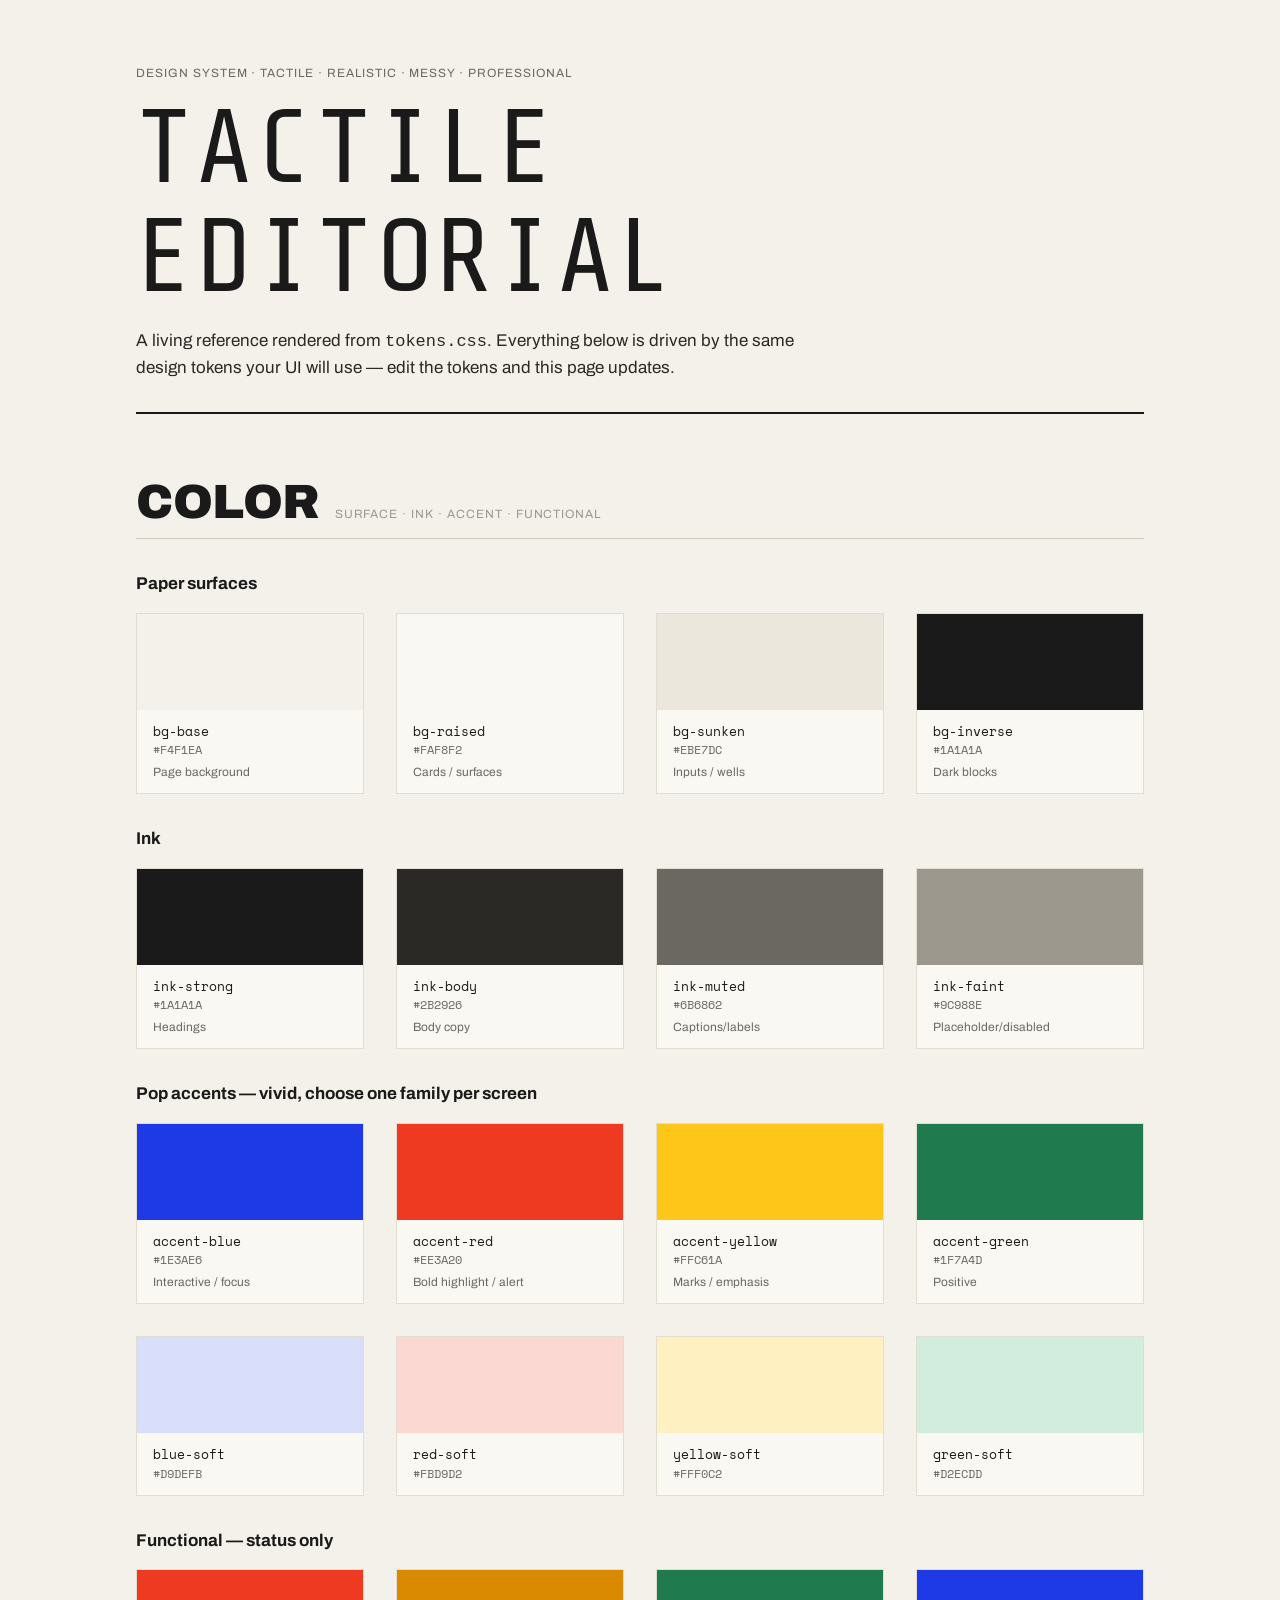
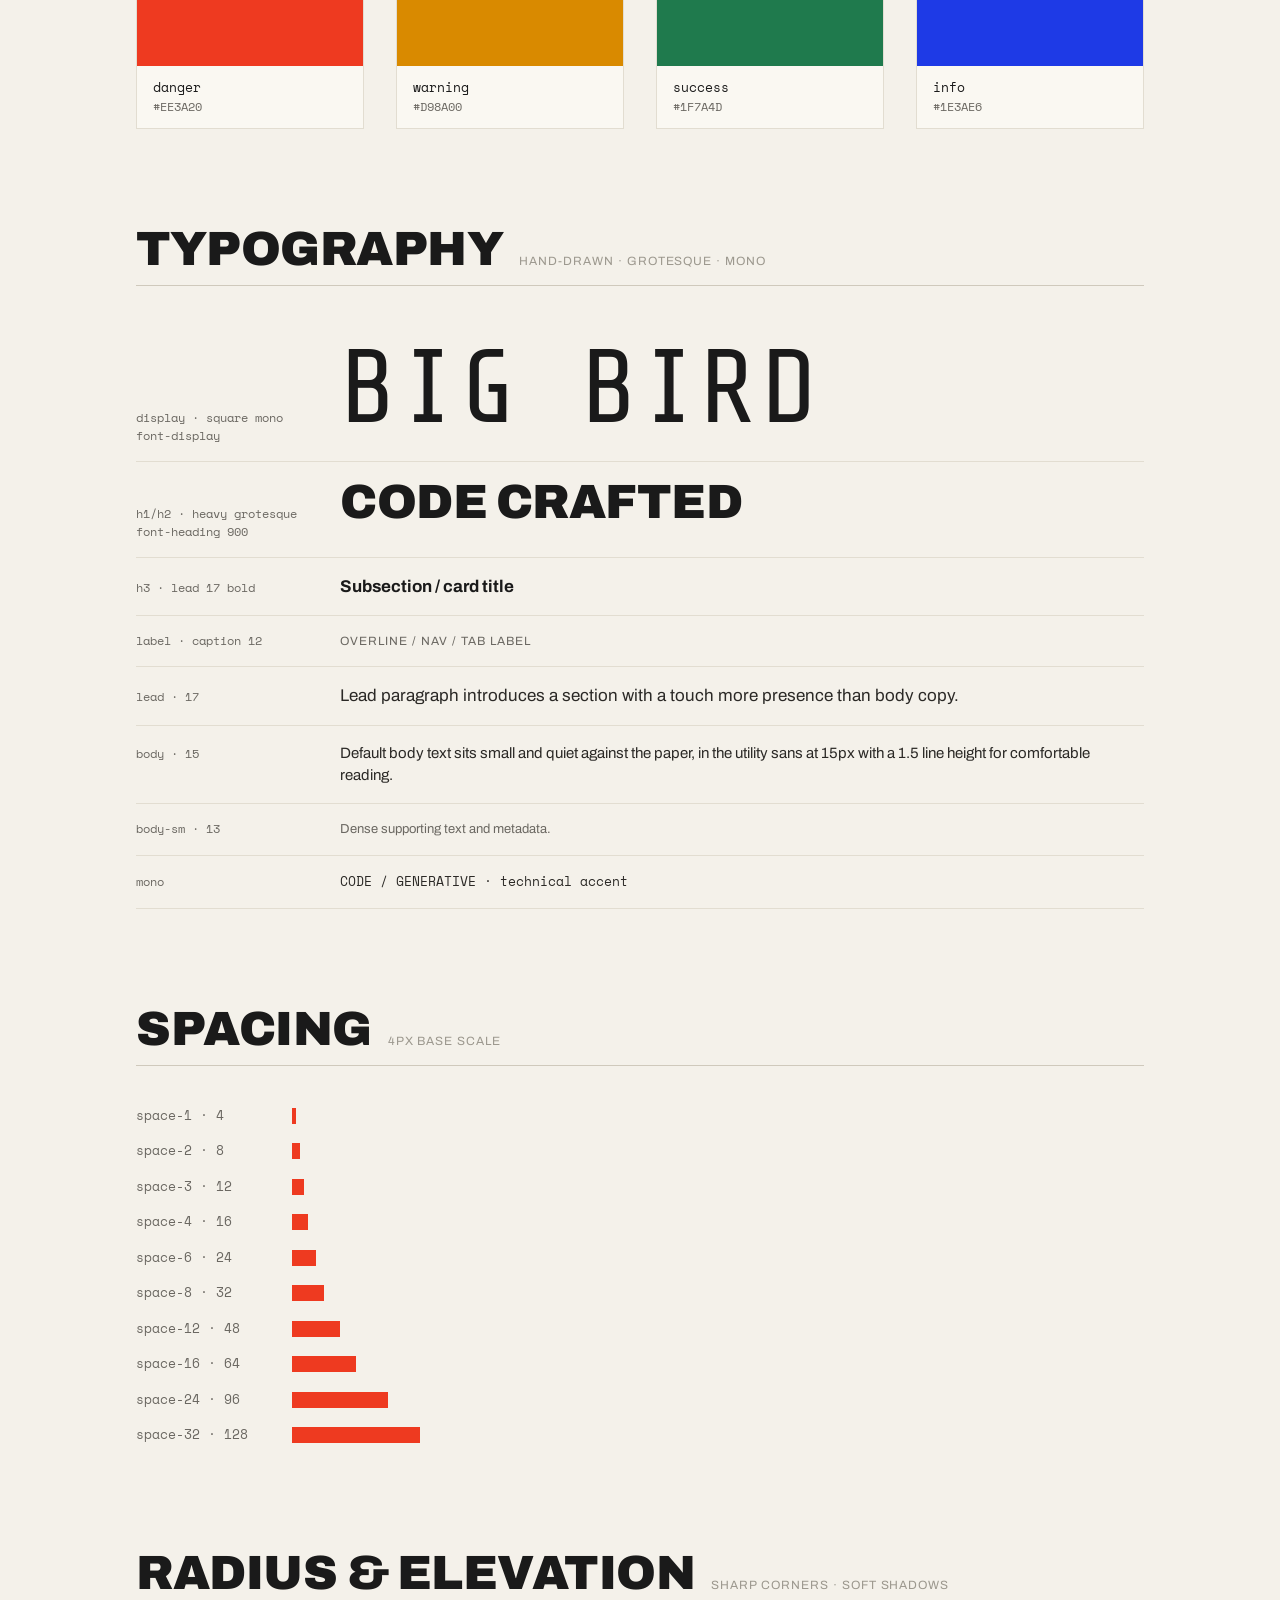
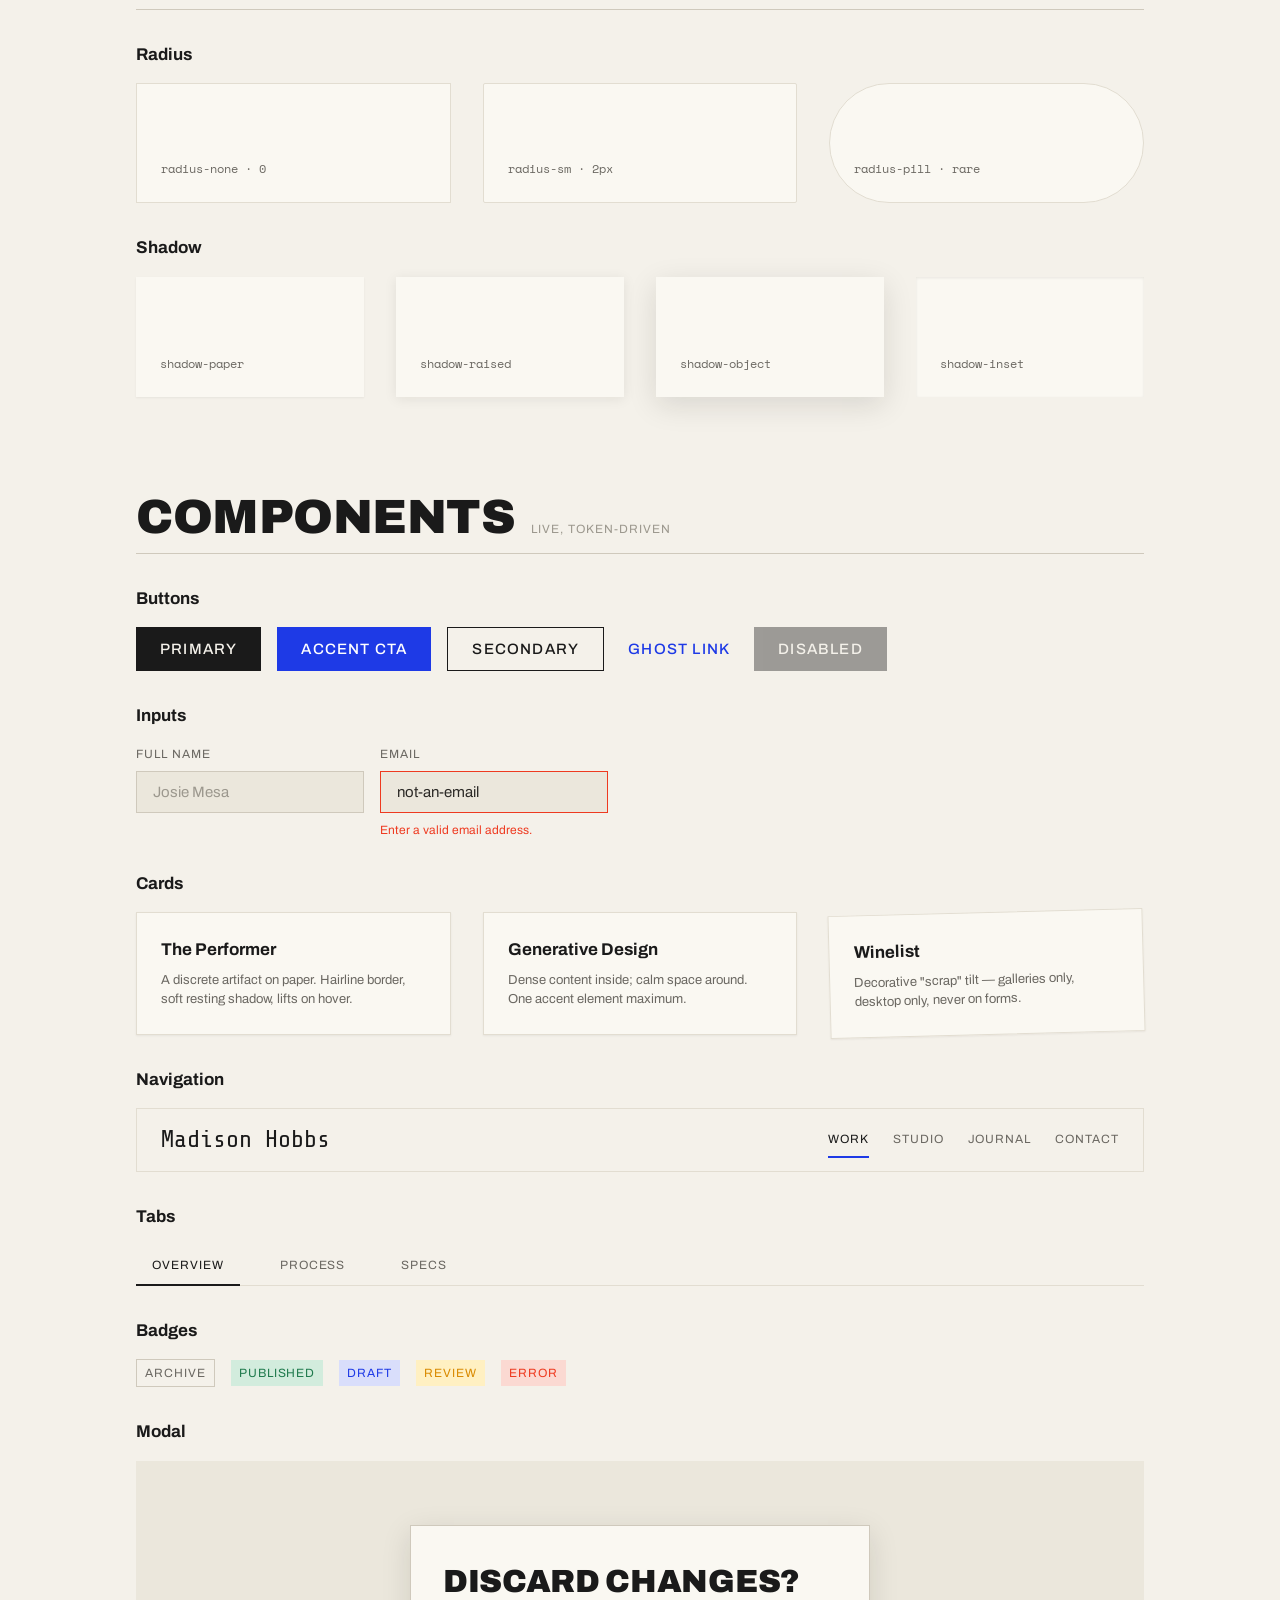
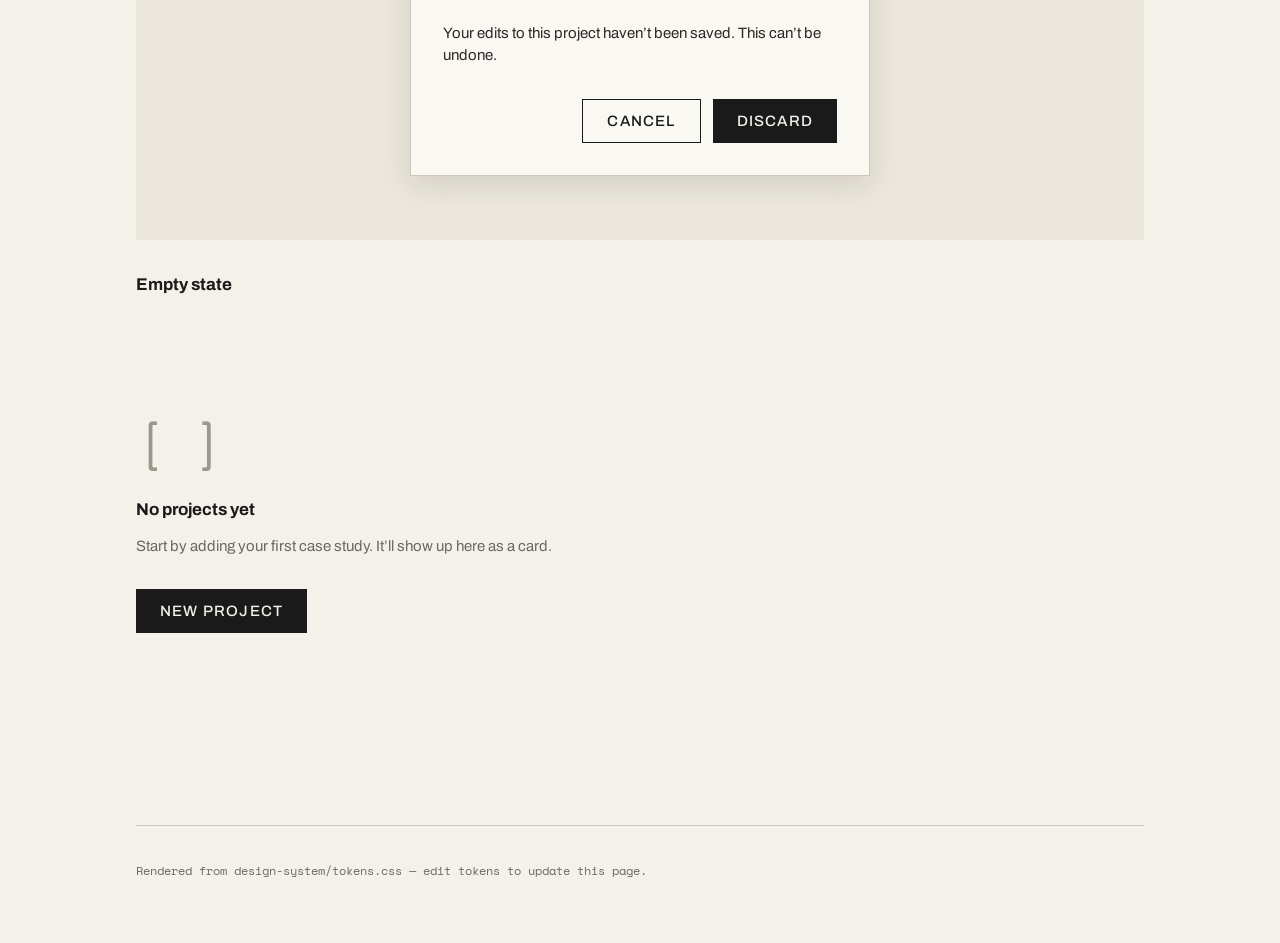
<file: design-system/styleguide.html>
<!DOCTYPE html>
<html lang="en">
<head>
<meta charset="UTF-8" />
<meta name="viewport" content="width=device-width, initial-scale=1.0" />
<title>Tactile Editorial — Design System</title>
<link rel="preconnect" href="https://fonts.googleapis.com" />
<link rel="preconnect" href="https://fonts.gstatic.com" crossorigin />
<link href="https://fonts.googleapis.com/css2?family=Archivo:wght@400;500;700;800;900&family=Share+Tech+Mono&family=Space+Mono:wght@400;700&display=swap" rel="stylesheet" />
<link rel="stylesheet" href="./tokens.css" />
<style>
  * { box-sizing: border-box; margin: 0; padding: 0; }

  body {
    background: var(--color-bg-base);
    color: var(--color-ink-body);
    font-family: var(--font-sans);
    font-size: var(--font-size-body);
    line-height: var(--line-height-body);
    -webkit-font-smoothing: antialiased;
  }

  .wrap {
    max-width: var(--container-max);
    margin: 0 auto;
    padding: var(--space-16) var(--page-pad-inline-lg);
  }
  @media (max-width: 768px) { .wrap { padding: var(--space-12) var(--page-pad-inline); } }

  /* ---- Masthead ---- */
  .masthead { border-bottom: var(--border-width-heavy) solid var(--color-border-strong); padding-bottom: var(--space-8); margin-bottom: var(--space-16); }
  .masthead h1 {
    font-family: var(--font-display);
    font-size: var(--font-size-display-lg-fluid);
    line-height: 1.05;
    color: var(--color-ink-strong);
    font-weight: var(--font-weight-regular);
    text-transform: uppercase;
    letter-spacing: 0.04em;
  }
  .kicker { font-size: var(--font-size-caption); text-transform: uppercase; letter-spacing: var(--letter-spacing-label); color: var(--color-ink-muted); margin-bottom: var(--space-3); }
  .lede { font-size: var(--font-size-lead); color: var(--color-ink-body); max-width: var(--container-narrow); margin-top: var(--space-4); }

  /* ---- Section scaffolding ---- */
  section { margin-bottom: var(--space-24); }
  .section-head { display: flex; align-items: baseline; gap: var(--space-4); border-bottom: var(--border-width-hairline) solid var(--color-border-default); padding-bottom: var(--space-3); margin-bottom: var(--space-8); }
  .section-head h2 { font-family: var(--font-heading); font-size: var(--font-size-display-sm); font-weight: var(--font-weight-black); color: var(--color-ink-strong); line-height: 1; text-transform: uppercase; letter-spacing: -0.01em; }
  .section-head span { font-size: var(--font-size-caption); text-transform: uppercase; letter-spacing: var(--letter-spacing-label); color: var(--color-ink-faint); }
  h3.sub { font-size: var(--font-size-lead); font-weight: var(--font-weight-bold); color: var(--color-ink-strong); margin: var(--space-8) 0 var(--space-4); }

  .grid { display: grid; gap: var(--space-8); }
  .cols-4 { grid-template-columns: repeat(4, 1fr); }
  .cols-3 { grid-template-columns: repeat(3, 1fr); }
  .cols-2 { grid-template-columns: repeat(2, 1fr); }
  @media (max-width: 1024px) { .cols-4 { grid-template-columns: repeat(2, 1fr); } }
  @media (max-width: 768px) { .cols-4, .cols-3, .cols-2 { grid-template-columns: 1fr; } }

  /* ---- Swatches ---- */
  .swatch { border: var(--border-width-hairline) solid var(--color-border-subtle); background: var(--color-bg-raised); }
  .swatch .chip { height: 96px; }
  .swatch .meta { padding: var(--space-3) var(--space-4); }
  .swatch .name { font-family: var(--font-mono); font-size: var(--font-size-body-sm); color: var(--color-ink-strong); }
  .swatch .hex { font-family: var(--font-mono); font-size: var(--font-size-caption); color: var(--color-ink-muted); text-transform: uppercase; }
  .swatch .use { font-size: var(--font-size-caption); color: var(--color-ink-muted); margin-top: var(--space-1); }

  /* ---- Type specimens ---- */
  .type-row { display: grid; grid-template-columns: 180px 1fr; gap: var(--space-6); align-items: baseline; padding: var(--space-4) 0; border-bottom: var(--border-width-hairline) solid var(--color-border-subtle); }
  .type-row .tag { font-family: var(--font-mono); font-size: var(--font-size-caption); color: var(--color-ink-muted); }
  @media (max-width: 768px) { .type-row { grid-template-columns: 1fr; gap: var(--space-2); } }

  /* ---- Spacing viz ---- */
  .space-row { display: flex; align-items: center; gap: var(--space-4); padding: var(--space-2) 0; }
  .space-row .bar { background: var(--color-accent-red); height: 16px; }
  .space-row .lbl { font-family: var(--font-mono); font-size: var(--font-size-body-sm); color: var(--color-ink-muted); width: 140px; }

  /* ---- Radius / shadow demo tiles ---- */
  .tile { background: var(--color-bg-raised); border: var(--border-width-hairline) solid var(--color-border-subtle); padding: var(--space-6); height: 120px; display: flex; align-items: flex-end; }
  .tile .t-name { font-family: var(--font-mono); font-size: var(--font-size-caption); color: var(--color-ink-muted); }

  /* ============ COMPONENTS ============ */
  .btn { font-family: var(--font-sans); font-size: var(--font-size-body); font-weight: var(--font-weight-medium); text-transform: uppercase; letter-spacing: var(--letter-spacing-label); border-radius: var(--radius-none); padding: var(--space-3) var(--space-6); min-height: 44px; cursor: pointer; border: none; transition: all var(--duration-fast) var(--ease-standard); display: inline-flex; align-items: center; gap: var(--space-2); }
  .btn-primary { background: var(--color-bg-inverse); color: var(--color-ink-inverse); }
  .btn-primary:hover { background: #333; }
  .btn-secondary { background: transparent; color: var(--color-ink-strong); border: var(--border-width-default) solid var(--color-border-strong); }
  .btn-secondary:hover { background: var(--color-bg-sunken); }
  .btn-ghost { background: transparent; color: var(--color-accent-blue); padding-left: var(--space-2); padding-right: var(--space-2); }
  .btn-ghost:hover { text-decoration: underline; }
  .btn-accent { background: var(--color-accent-blue); color: #fff; }
  .btn-accent:hover { filter: brightness(1.08); }
  .btn:disabled { opacity: var(--opacity-disabled); cursor: not-allowed; }
  .btn:focus-visible { outline: 2px solid var(--color-accent-ink-blue); outline-offset: 2px; }
  .row { display: flex; gap: var(--space-4); flex-wrap: wrap; align-items: center; }

  .field { display: flex; flex-direction: column; gap: var(--space-2); max-width: 320px; }
  .field label { font-size: var(--font-size-caption); text-transform: uppercase; letter-spacing: var(--letter-spacing-label); color: var(--color-ink-muted); }
  .field input { background: var(--color-bg-sunken); border: var(--border-width-hairline) solid var(--color-border-default); border-radius: var(--radius-none); padding: var(--space-3) var(--space-4); font-family: var(--font-sans); font-size: var(--font-size-body); color: var(--color-ink-body); }
  .field input::placeholder { color: var(--color-ink-faint); }
  .field input:hover { border-color: var(--color-border-strong); }
  .field input:focus { outline: none; border: var(--border-width-default) solid var(--color-accent-ink-blue); }
  .field.error input { border-color: var(--color-danger); }
  .field.error .help { color: var(--color-danger); font-size: var(--font-size-caption); }

  .card { background: var(--color-bg-raised); border: var(--border-width-hairline) solid var(--color-border-subtle); border-radius: var(--radius-none); padding: var(--space-6); box-shadow: var(--shadow-paper); transition: all var(--duration-base) var(--ease-entrance); }
  .card:hover { box-shadow: var(--shadow-raised); transform: translateY(-2px); }
  .card .c-title { font-size: var(--font-size-lead); font-weight: var(--font-weight-bold); color: var(--color-ink-strong); margin-bottom: var(--space-2); }
  .card .c-body { font-size: var(--font-size-body-sm); color: var(--color-ink-muted); }
  .card.tilt { transform: rotate(var(--rotate-scrap-sm)); }
  .card.tilt:hover { transform: rotate(0deg) translateY(-2px); }

  .demo-nav { display: flex; align-items: center; justify-content: space-between; height: 64px; padding: 0 var(--space-6); background: var(--color-bg-base); border-bottom: var(--border-width-hairline) solid var(--color-border-default); }
  .demo-nav .brand { font-family: var(--font-display); font-size: 24px; color: var(--color-ink-strong); }
  .demo-nav .links { display: flex; gap: var(--space-6); }
  .demo-nav a { font-size: var(--font-size-caption); text-transform: uppercase; letter-spacing: var(--letter-spacing-label); color: var(--color-ink-muted); text-decoration: none; padding: var(--space-2) 0; }
  .demo-nav a:hover { color: var(--color-ink-strong); }
  .demo-nav a.current { color: var(--color-ink-strong); border-bottom: 2px solid var(--color-accent-blue); }

  .tabs { border-bottom: var(--border-width-hairline) solid var(--color-border-subtle); display: flex; gap: var(--space-6); }
  .tabs button { background: none; border: none; padding: var(--space-3) var(--space-4); font-family: var(--font-sans); font-size: var(--font-size-caption); text-transform: uppercase; letter-spacing: var(--letter-spacing-label); color: var(--color-ink-muted); cursor: pointer; border-bottom: 2px solid transparent; margin-bottom: -1px; }
  .tabs button.active { color: var(--color-ink-strong); border-bottom-color: var(--color-ink-strong); }

  .badge { display: inline-flex; align-items: center; font-size: var(--font-size-caption); text-transform: uppercase; letter-spacing: var(--letter-spacing-label); padding: var(--space-1) var(--space-2); border-radius: var(--radius-none); }
  .badge-tag { border: var(--border-width-hairline) solid var(--color-border-default); color: var(--color-ink-muted); }
  .badge-success { background: var(--color-accent-green-soft); color: var(--color-accent-green); }
  .badge-info { background: var(--color-accent-blue-soft); color: var(--color-accent-blue); }
  .badge-warning { background: var(--color-accent-yellow-soft); color: var(--color-warning); }
  .badge-danger { background: var(--color-accent-red-soft); color: var(--color-danger); }

  .modal-demo { background: var(--color-bg-sunken); padding: var(--space-16); display: flex; justify-content: center; }
  .modal { background: var(--color-bg-raised); border: var(--border-width-hairline) solid var(--color-border-default); box-shadow: var(--shadow-object); padding: var(--space-8); max-width: 460px; width: 100%; }
  .modal h4 { font-family: var(--font-heading); font-size: 32px; font-weight: var(--font-weight-black); text-transform: uppercase; letter-spacing: -.01em; color: var(--color-ink-strong); margin-bottom: var(--space-4); }
  .modal p { font-size: var(--font-size-body); color: var(--color-ink-body); margin-bottom: var(--space-8); }
  .modal .actions { display: flex; justify-content: flex-end; gap: var(--space-3); }

  .empty { text-align: left; max-width: var(--container-narrow); padding: var(--space-24) 0; }
  .empty .glyph { font-family: var(--font-mono); font-size: 48px; color: var(--color-ink-faint); margin-bottom: var(--space-4); }
  .empty h4 { font-size: var(--font-size-lead); font-weight: var(--font-weight-bold); color: var(--color-ink-strong); margin-bottom: var(--space-3); }
  .empty p { color: var(--color-ink-muted); margin-bottom: var(--space-8); }

  .note { font-size: var(--font-size-caption); color: var(--color-ink-muted); margin-top: var(--space-3); font-family: var(--font-mono); }
</style>
</head>
<body>
<div class="wrap">

  <!-- MASTHEAD -->
  <header class="masthead">
    <div class="kicker">Design System · Tactile · Realistic · Messy · Professional</div>
    <h1>Tactile Editorial</h1>
    <p class="lede">A living reference rendered from <code>tokens.css</code>. Everything below is driven by the same design tokens your UI will use — edit the tokens and this page updates.</p>
  </header>

  <!-- COLOR -->
  <section>
    <div class="section-head"><h2>Color</h2><span>surface · ink · accent · functional</span></div>

    <h3 class="sub">Paper surfaces</h3>
    <div class="grid cols-4">
      <div class="swatch"><div class="chip" style="background:var(--color-bg-base)"></div><div class="meta"><div class="name">bg-base</div><div class="hex">#F4F1EA</div><div class="use">Page background</div></div></div>
      <div class="swatch"><div class="chip" style="background:var(--color-bg-raised)"></div><div class="meta"><div class="name">bg-raised</div><div class="hex">#FAF8F2</div><div class="use">Cards / surfaces</div></div></div>
      <div class="swatch"><div class="chip" style="background:var(--color-bg-sunken)"></div><div class="meta"><div class="name">bg-sunken</div><div class="hex">#EBE7DC</div><div class="use">Inputs / wells</div></div></div>
      <div class="swatch"><div class="chip" style="background:var(--color-bg-inverse)"></div><div class="meta"><div class="name">bg-inverse</div><div class="hex">#1A1A1A</div><div class="use">Dark blocks</div></div></div>
    </div>

    <h3 class="sub">Ink</h3>
    <div class="grid cols-4">
      <div class="swatch"><div class="chip" style="background:var(--color-ink-strong)"></div><div class="meta"><div class="name">ink-strong</div><div class="hex">#1A1A1A</div><div class="use">Headings</div></div></div>
      <div class="swatch"><div class="chip" style="background:var(--color-ink-body)"></div><div class="meta"><div class="name">ink-body</div><div class="hex">#2B2926</div><div class="use">Body copy</div></div></div>
      <div class="swatch"><div class="chip" style="background:var(--color-ink-muted)"></div><div class="meta"><div class="name">ink-muted</div><div class="hex">#6B6862</div><div class="use">Captions/labels</div></div></div>
      <div class="swatch"><div class="chip" style="background:var(--color-ink-faint)"></div><div class="meta"><div class="name">ink-faint</div><div class="hex">#9C988E</div><div class="use">Placeholder/disabled</div></div></div>
    </div>

    <h3 class="sub">Pop accents — vivid, choose one family per screen</h3>
    <div class="grid cols-4">
      <div class="swatch"><div class="chip" style="background:var(--color-accent-blue)"></div><div class="meta"><div class="name">accent-blue</div><div class="hex">#1E3AE6</div><div class="use">Interactive / focus</div></div></div>
      <div class="swatch"><div class="chip" style="background:var(--color-accent-red)"></div><div class="meta"><div class="name">accent-red</div><div class="hex">#EE3A20</div><div class="use">Bold highlight / alert</div></div></div>
      <div class="swatch"><div class="chip" style="background:var(--color-accent-yellow)"></div><div class="meta"><div class="name">accent-yellow</div><div class="hex">#FFC61A</div><div class="use">Marks / emphasis</div></div></div>
      <div class="swatch"><div class="chip" style="background:var(--color-accent-green)"></div><div class="meta"><div class="name">accent-green</div><div class="hex">#1F7A4D</div><div class="use">Positive</div></div></div>
      <div class="swatch"><div class="chip" style="background:var(--color-accent-blue-soft)"></div><div class="meta"><div class="name">blue-soft</div><div class="hex">#D9DEFB</div></div></div>
      <div class="swatch"><div class="chip" style="background:var(--color-accent-red-soft)"></div><div class="meta"><div class="name">red-soft</div><div class="hex">#FBD9D2</div></div></div>
      <div class="swatch"><div class="chip" style="background:var(--color-accent-yellow-soft)"></div><div class="meta"><div class="name">yellow-soft</div><div class="hex">#FFF0C2</div></div></div>
      <div class="swatch"><div class="chip" style="background:var(--color-accent-green-soft)"></div><div class="meta"><div class="name">green-soft</div><div class="hex">#D2ECDD</div></div></div>
    </div>

    <h3 class="sub">Functional — status only</h3>
    <div class="grid cols-4">
      <div class="swatch"><div class="chip" style="background:var(--color-danger)"></div><div class="meta"><div class="name">danger</div><div class="hex">#EE3A20</div></div></div>
      <div class="swatch"><div class="chip" style="background:var(--color-warning)"></div><div class="meta"><div class="name">warning</div><div class="hex">#D98A00</div></div></div>
      <div class="swatch"><div class="chip" style="background:var(--color-success)"></div><div class="meta"><div class="name">success</div><div class="hex">#1F7A4D</div></div></div>
      <div class="swatch"><div class="chip" style="background:var(--color-info)"></div><div class="meta"><div class="name">info</div><div class="hex">#1E3AE6</div></div></div>
    </div>
  </section>

  <!-- TYPOGRAPHY -->
  <section>
    <div class="section-head"><h2>Typography</h2><span>hand-drawn · grotesque · mono</span></div>
    <div class="type-row"><span class="tag">display · square mono<br>font-display</span><div style="font-family:var(--font-display);font-size:var(--font-size-display-lg-fluid);line-height:1.05;font-weight:400;letter-spacing:.04em;text-transform:uppercase;color:var(--color-ink-strong)">Big Bird</div></div>
    <div class="type-row"><span class="tag">h1/h2 · heavy grotesque<br>font-heading 900</span><div style="font-family:var(--font-heading);font-size:var(--font-size-display-sm);line-height:1;font-weight:900;text-transform:uppercase;letter-spacing:-.01em;color:var(--color-ink-strong)">Code Crafted</div></div>
    <div class="type-row"><span class="tag">h3 · lead 17 bold</span><div style="font-size:var(--font-size-lead);font-weight:700;color:var(--color-ink-strong)">Subsection / card title</div></div>
    <div class="type-row"><span class="tag">label · caption 12</span><div style="font-size:var(--font-size-caption);text-transform:uppercase;letter-spacing:.08em;color:var(--color-ink-muted)">Overline / nav / tab label</div></div>
    <div class="type-row"><span class="tag">lead · 17</span><div style="font-size:var(--font-size-lead);color:var(--color-ink-body)">Lead paragraph introduces a section with a touch more presence than body copy.</div></div>
    <div class="type-row"><span class="tag">body · 15</span><div style="font-size:var(--font-size-body);color:var(--color-ink-body)">Default body text sits small and quiet against the paper, in the utility sans at 15px with a 1.5 line height for comfortable reading.</div></div>
    <div class="type-row"><span class="tag">body-sm · 13</span><div style="font-size:var(--font-size-body-sm);color:var(--color-ink-muted)">Dense supporting text and metadata.</div></div>
    <div class="type-row"><span class="tag">mono</span><div style="font-family:var(--font-mono);font-size:var(--font-size-body-sm);color:var(--color-ink-body)">CODE / GENERATIVE · technical accent</div></div>
  </section>

  <!-- SPACING -->
  <section>
    <div class="section-head"><h2>Spacing</h2><span>4px base scale</span></div>
    <div class="space-row"><span class="lbl">space-1 · 4</span><div class="bar" style="width:4px"></div></div>
    <div class="space-row"><span class="lbl">space-2 · 8</span><div class="bar" style="width:8px"></div></div>
    <div class="space-row"><span class="lbl">space-3 · 12</span><div class="bar" style="width:12px"></div></div>
    <div class="space-row"><span class="lbl">space-4 · 16</span><div class="bar" style="width:16px"></div></div>
    <div class="space-row"><span class="lbl">space-6 · 24</span><div class="bar" style="width:24px"></div></div>
    <div class="space-row"><span class="lbl">space-8 · 32</span><div class="bar" style="width:32px"></div></div>
    <div class="space-row"><span class="lbl">space-12 · 48</span><div class="bar" style="width:48px"></div></div>
    <div class="space-row"><span class="lbl">space-16 · 64</span><div class="bar" style="width:64px"></div></div>
    <div class="space-row"><span class="lbl">space-24 · 96</span><div class="bar" style="width:96px"></div></div>
    <div class="space-row"><span class="lbl">space-32 · 128</span><div class="bar" style="width:128px"></div></div>
  </section>

  <!-- RADIUS + SHADOW -->
  <section>
    <div class="section-head"><h2>Radius &amp; Elevation</h2><span>sharp corners · soft shadows</span></div>
    <h3 class="sub">Radius</h3>
    <div class="grid cols-3">
      <div class="tile" style="border-radius:var(--radius-none)"><span class="t-name">radius-none · 0</span></div>
      <div class="tile" style="border-radius:var(--radius-sm)"><span class="t-name">radius-sm · 2px</span></div>
      <div class="tile" style="border-radius:var(--radius-pill)"><span class="t-name">radius-pill · rare</span></div>
    </div>
    <h3 class="sub">Shadow</h3>
    <div class="grid cols-4">
      <div class="tile" style="box-shadow:var(--shadow-paper);border:none"><span class="t-name">shadow-paper</span></div>
      <div class="tile" style="box-shadow:var(--shadow-raised);border:none"><span class="t-name">shadow-raised</span></div>
      <div class="tile" style="box-shadow:var(--shadow-object);border:none"><span class="t-name">shadow-object</span></div>
      <div class="tile" style="box-shadow:var(--shadow-inset);border:none"><span class="t-name">shadow-inset</span></div>
    </div>
  </section>

  <!-- COMPONENTS -->
  <section>
    <div class="section-head"><h2>Components</h2><span>live, token-driven</span></div>

    <h3 class="sub">Buttons</h3>
    <div class="row">
      <button class="btn btn-primary">Primary</button>
      <button class="btn btn-accent">Accent CTA</button>
      <button class="btn btn-secondary">Secondary</button>
      <button class="btn btn-ghost">Ghost link</button>
      <button class="btn btn-primary" disabled>Disabled</button>
    </div>

    <h3 class="sub">Inputs</h3>
    <div class="row" style="align-items:flex-start">
      <div class="field"><label>Full name</label><input type="text" placeholder="Josie Mesa" /></div>
      <div class="field error"><label>Email</label><input type="text" value="not-an-email" /><span class="help">Enter a valid email address.</span></div>
    </div>

    <h3 class="sub">Cards</h3>
    <div class="grid cols-3">
      <div class="card"><div class="c-title">The Performer</div><div class="c-body">A discrete artifact on paper. Hairline border, soft resting shadow, lifts on hover.</div></div>
      <div class="card"><div class="c-title">Generative Design</div><div class="c-body">Dense content inside; calm space around. One accent element maximum.</div></div>
      <div class="card tilt"><div class="c-title">Winelist</div><div class="c-body">Decorative "scrap" tilt — galleries only, desktop only, never on forms.</div></div>
    </div>

    <h3 class="sub">Navigation</h3>
    <div class="demo-nav" style="border:var(--border-width-hairline) solid var(--color-border-subtle)">
      <div class="brand">Madison Hobbs</div>
      <div class="links"><a href="#" class="current">Work</a><a href="#">Studio</a><a href="#">Journal</a><a href="#">Contact</a></div>
    </div>

    <h3 class="sub">Tabs</h3>
    <div class="tabs">
      <button class="active">Overview</button>
      <button>Process</button>
      <button>Specs</button>
    </div>

    <h3 class="sub">Badges</h3>
    <div class="row">
      <span class="badge badge-tag">Archive</span>
      <span class="badge badge-success">Published</span>
      <span class="badge badge-info">Draft</span>
      <span class="badge badge-warning">Review</span>
      <span class="badge badge-danger">Error</span>
    </div>

    <h3 class="sub">Modal</h3>
    <div class="modal-demo">
      <div class="modal">
        <h4>Discard changes?</h4>
        <p>Your edits to this project haven’t been saved. This can’t be undone.</p>
        <div class="actions">
          <button class="btn btn-secondary">Cancel</button>
          <button class="btn btn-primary">Discard</button>
        </div>
      </div>
    </div>

    <h3 class="sub">Empty state</h3>
    <div class="empty">
      <div class="glyph">[  ]</div>
      <h4>No projects yet</h4>
      <p>Start by adding your first case study. It’ll show up here as a card.</p>
      <button class="btn btn-primary">New project</button>
    </div>
  </section>

  <footer style="border-top:var(--border-width-hairline) solid var(--color-border-default);padding-top:var(--space-6)">
    <p class="note">Rendered from design-system/tokens.css — edit tokens to update this page.</p>
  </footer>

</div>
</body>
</html>
</file>
<file: design-system/tokens.css>
/* ============================================================
   Design Tokens — "Tactile Editorial" system
   Direction: Tactile · Realistic · Messy · Professional
   Consume via CSS custom properties: var(--color-bg-base)
   ============================================================ */

:root {
  /* ---------- COLOR: NEUTRAL / PAPER BASE ---------- */
  --color-bg-base: #f4f1ea;        /* primary page background (warm paper) */
  --color-bg-raised: #faf8f2;      /* raised surface / card on paper */
  --color-bg-sunken: #ebe7dc;      /* recessed / inset wells */
  --color-bg-inverse: #1a1a1a;     /* dark blocks, footers */

  /* ---------- COLOR: INK (TEXT + LINES) ---------- */
  --color-ink-strong: #1a1a1a;     /* headings, primary text (never #000) */
  --color-ink-body: #2b2926;       /* body copy */
  --color-ink-muted: #6b6862;      /* captions, metadata, labels */
  --color-ink-faint: #9c988e;      /* placeholders, disabled */
  --color-ink-inverse: #f4f1ea;    /* text on dark blocks */

  /* ---------- COLOR: POP ACCENTS (vivid — choose one family per screen) ---------- */
  --color-accent-blue: #1e3ae6;    /* electric cobalt — primary interactive/focus */
  --color-accent-red: #ee3a20;     /* vermilion — bold highlights, alerts */
  --color-accent-yellow: #ffc61a;  /* signal yellow — marks, emphasis */
  --color-accent-green: #1f7a4d;   /* vivid green — positive */
  --color-accent-blue-soft: #d9defb;
  --color-accent-red-soft: #fbd9d2;
  --color-accent-yellow-soft: #fff0c2;
  --color-accent-green-soft: #d2ecdd;

  /* legacy aliases (map old names to the new pop palette) */
  --color-accent-ink-blue: var(--color-accent-blue);
  --color-accent-amber: var(--color-accent-yellow);
  --color-accent-olive: var(--color-accent-green);
  --color-accent-amber-soft: var(--color-accent-yellow-soft);
  --color-accent-olive-soft: var(--color-accent-green-soft);

  /* ---------- COLOR: FUNCTIONAL (vivid, semantic) ---------- */
  --color-danger: #ee3a20;
  --color-warning: #d98a00;
  --color-success: #1f7a4d;
  --color-info: #1e3ae6;

  /* ---------- COLOR: BORDERS ---------- */
  --color-border-strong: #1a1a1a;
  --color-border-default: #cfc9bc;
  --color-border-subtle: #e2ddd1;

  /* ---------- TYPOGRAPHY: FAMILIES ---------- */
  --font-sans: "Archivo", "Inter", "Helvetica Neue", Arial, sans-serif;      /* UI + body */
  --font-heading: "Archivo", "Helvetica Neue", Arial, sans-serif;            /* heavy grotesque headlines (weight 800-900) */
  --font-display: "Share Tech Mono", "Courier New", ui-monospace, monospace; /* skinny square monospace display (BIG BIRD) */
  --font-mono: "Space Mono", "IBM Plex Mono", ui-monospace, monospace;       /* technical labels/lists */

  /* ---------- TYPOGRAPHY: SIZE SCALE (contrast, no mid-range) ---------- */
  --font-size-caption: 0.75rem;    /* 12px — metadata, labels */
  --font-size-body-sm: 0.8125rem;  /* 13px */
  --font-size-body: 0.9375rem;     /* 15px — default body */
  --font-size-lead: 1.0625rem;     /* 17px — max for functional text */
  /* jump — deliberately skip 20–44px for body use */
  --font-size-display-sm: 3rem;    /* 48px */
  --font-size-display-md: 4.5rem;  /* 72px */
  --font-size-display-lg: 6.5rem;  /* 104px — hero gestural headers */

  /* ---------- TYPOGRAPHY: WEIGHT ---------- */
  --font-weight-regular: 400;
  --font-weight-medium: 500;
  --font-weight-bold: 700;
  --font-weight-heavy: 800;   /* grotesque headlines (CODE CRAFTED) */
  --font-weight-black: 900;

  /* ---------- TYPOGRAPHY: LINE HEIGHT ---------- */
  --line-height-tight: 0.95;       /* display */
  --line-height-snug: 1.2;
  --line-height-body: 1.5;

  /* ---------- TYPOGRAPHY: TRACKING ---------- */
  --letter-spacing-tight: -0.02em; /* display */
  --letter-spacing-normal: 0;
  --letter-spacing-label: 0.08em;  /* uppercase labels */

  /* ---------- SPACING SCALE (4px base) ---------- */
  --space-0: 0;
  --space-1: 0.25rem;  /* 4px */
  --space-2: 0.5rem;   /* 8px */
  --space-3: 0.75rem;  /* 12px */
  --space-4: 1rem;     /* 16px */
  --space-6: 1.5rem;   /* 24px */
  --space-8: 2rem;     /* 32px */
  --space-12: 3rem;    /* 48px */
  --space-16: 4rem;    /* 64px */
  --space-24: 6rem;    /* 96px — macro margins / whitespace */
  --space-32: 8rem;    /* 128px */

  /* ---------- RADIUS (sharp by default) ---------- */
  --radius-none: 0;
  --radius-sm: 2px;    /* max for UI containers */
  --radius-pill: 999px;/* reserved for tags/stamps only, rare */

  /* ---------- BORDER WIDTH ---------- */
  --border-width-hairline: 1px;
  --border-width-default: 1.5px;
  --border-width-heavy: 2px;

  /* ---------- SHADOW / ELEVATION (soft, physical, low) ---------- */
  --shadow-none: none;
  --shadow-paper: 0 1px 2px rgba(26, 22, 18, 0.06);           /* resting */
  --shadow-raised: 0 2px 12px rgba(26, 22, 18, 0.08);         /* card lifted off paper */
  --shadow-object: 0 8px 28px rgba(26, 22, 18, 0.12);         /* real object (badge, print) */
  --shadow-inset: inset 0 1px 3px rgba(26, 22, 18, 0.08);     /* sunken well */

  /* ---------- MOTION: DURATION ---------- */
  --duration-instant: 80ms;
  --duration-fast: 160ms;
  --duration-base: 240ms;
  --duration-slow: 400ms;

  /* ---------- MOTION: EASING ---------- */
  --ease-standard: cubic-bezier(0.2, 0, 0, 1);      /* general UI */
  --ease-entrance: cubic-bezier(0.16, 1, 0.3, 1);   /* content settling in */
  --ease-exit: cubic-bezier(0.4, 0, 1, 1);
  --ease-physical: cubic-bezier(0.34, 1.56, 0.64, 1); /* slight overshoot, tactile */

  /* ---------- MOTION: EXPRESSIVE ---------- */
  --rotate-scrap-sm: -1.5deg;      /* intentional "messy" tilt */
  --rotate-scrap-md: 2.5deg;

  /* ---------- LAYOUT: GRID & CONTAINER ---------- */
  --container-max: 1200px;         /* max content width */
  --container-narrow: 680px;       /* prose / single-column measure */
  --grid-columns: 12;
  --grid-gutter: var(--space-8);   /* 32px between columns */
  --page-pad-inline: var(--space-6);  /* 24px — mobile page margin */
  --page-pad-inline-md: var(--space-16); /* 64px — tablet+ */
  --page-pad-inline-lg: var(--space-24); /* 96px — desktop */

  /* ---------- LAYOUT: BREAKPOINTS (min-width) ---------- */
  --bp-sm: 480px;
  --bp-md: 768px;
  --bp-lg: 1024px;
  --bp-xl: 1280px;

  /* ---------- Z-INDEX SCALE ---------- */
  --z-base: 0;
  --z-raised: 10;      /* tilted/overlapping cards */
  --z-sticky: 100;     /* sticky nav */
  --z-dropdown: 200;   /* menus, popovers */
  --z-scrim: 300;      /* modal backdrop */
  --z-modal: 310;      /* modal panel */
  --z-toast: 400;      /* notifications */

  /* ---------- OPACITY / STATE ---------- */
  --opacity-disabled: 0.4;
  --opacity-scrim: 0.4;

  /* ---------- FLUID DISPLAY (responsive headings) ---------- */
  --font-size-display-sm-fluid: clamp(2.25rem, 5vw, 3rem);    /* 36→48 */
  --font-size-display-md-fluid: clamp(2.75rem, 8vw, 4.5rem);  /* 44→72 */
  --font-size-display-lg-fluid: clamp(3.25rem, 11vw, 6.5rem); /* 52→104 */
}
</file>
<file: HCI Portfolio/design-system/tokens.css>
/* ============================================================
   Design Tokens — "Tactile Editorial" system
   Direction: Tactile · Realistic · Messy · Professional
   Consume via CSS custom properties: var(--color-bg-base)
   ============================================================ */

:root {
  /* ---------- COLOR: NEUTRAL / PAPER BASE ---------- */
  --color-bg-base: #f4f1ea;        /* primary page background (warm paper) */
  --color-bg-raised: #faf8f2;      /* raised surface / card on paper */
  --color-bg-sunken: #ebe7dc;      /* recessed / inset wells */
  --color-bg-inverse: #1a1a1a;     /* dark blocks, footers */

  /* ---------- COLOR: INK (TEXT + LINES) ---------- */
  --color-ink-strong: #1a1a1a;     /* headings, primary text (never #000) */
  --color-ink-body: #2b2926;       /* body copy */
  --color-ink-muted: #6b6862;      /* captions, metadata, labels */
  --color-ink-faint: #9c988e;      /* placeholders, disabled */
  --color-ink-inverse: #f4f1ea;    /* text on dark blocks */

  /* ---------- COLOR: POP ACCENTS (vivid — choose one family per screen) ---------- */
  --color-accent-blue: #1e3ae6;    /* electric cobalt — primary interactive/focus */
  --color-accent-red: #ee3a20;     /* vermilion — bold highlights, alerts */
  --color-accent-yellow: #ffc61a;  /* signal yellow — marks, emphasis */
  --color-accent-green: #1f7a4d;   /* vivid green — positive */
  --color-accent-blue-soft: #d9defb;
  --color-accent-red-soft: #fbd9d2;
  --color-accent-yellow-soft: #fff0c2;
  --color-accent-green-soft: #d2ecdd;

  /* legacy aliases (map old names to the new pop palette) */
  --color-accent-ink-blue: var(--color-accent-blue);
  --color-accent-amber: var(--color-accent-yellow);
  --color-accent-olive: var(--color-accent-green);
  --color-accent-amber-soft: var(--color-accent-yellow-soft);
  --color-accent-olive-soft: var(--color-accent-green-soft);

  /* ---------- COLOR: FUNCTIONAL (vivid, semantic) ---------- */
  --color-danger: #ee3a20;
  --color-warning: #d98a00;
  --color-success: #1f7a4d;
  --color-info: #1e3ae6;

  /* ---------- COLOR: BORDERS ---------- */
  --color-border-strong: #1a1a1a;
  --color-border-default: #cfc9bc;
  --color-border-subtle: #e2ddd1;

  /* ---------- TYPOGRAPHY: FAMILIES ---------- */
  --font-sans: "Archivo", "Inter", "Helvetica Neue", Arial, sans-serif;      /* UI + body */
  --font-heading: "Archivo", "Helvetica Neue", Arial, sans-serif;            /* heavy grotesque headlines (weight 800-900) */
  --font-display: "Share Tech Mono", "Courier New", ui-monospace, monospace; /* skinny square monospace display (BIG BIRD) */
  --font-mono: "Space Mono", "IBM Plex Mono", ui-monospace, monospace;       /* technical labels/lists */

  /* ---------- TYPOGRAPHY: SIZE SCALE (contrast, no mid-range) ---------- */
  --font-size-caption: 0.75rem;    /* 12px — metadata, labels */
  --font-size-body-sm: 0.8125rem;  /* 13px */
  --font-size-body: 0.9375rem;     /* 15px — default body */
  --font-size-lead: 1.0625rem;     /* 17px — max for functional text */
  /* jump — deliberately skip 20–44px for body use */
  --font-size-display-sm: 3rem;    /* 48px */
  --font-size-display-md: 4.5rem;  /* 72px */
  --font-size-display-lg: 6.5rem;  /* 104px — hero gestural headers */

  /* ---------- TYPOGRAPHY: WEIGHT ---------- */
  --font-weight-regular: 400;
  --font-weight-medium: 500;
  --font-weight-bold: 700;
  --font-weight-heavy: 800;   /* grotesque headlines (CODE CRAFTED) */
  --font-weight-black: 900;

  /* ---------- TYPOGRAPHY: LINE HEIGHT ---------- */
  --line-height-tight: 0.95;       /* display */
  --line-height-snug: 1.2;
  --line-height-body: 1.5;

  /* ---------- TYPOGRAPHY: TRACKING ---------- */
  --letter-spacing-tight: -0.02em; /* display */
  --letter-spacing-normal: 0;
  --letter-spacing-label: 0.08em;  /* uppercase labels */

  /* ---------- SPACING SCALE (4px base) ---------- */
  --space-0: 0;
  --space-1: 0.25rem;  /* 4px */
  --space-2: 0.5rem;   /* 8px */
  --space-3: 0.75rem;  /* 12px */
  --space-4: 1rem;     /* 16px */
  --space-6: 1.5rem;   /* 24px */
  --space-8: 2rem;     /* 32px */
  --space-12: 3rem;    /* 48px */
  --space-16: 4rem;    /* 64px */
  --space-24: 6rem;    /* 96px — macro margins / whitespace */
  --space-32: 8rem;    /* 128px */

  /* ---------- RADIUS (sharp by default) ---------- */
  --radius-none: 0;
  --radius-sm: 2px;    /* max for UI containers */
  --radius-pill: 999px;/* reserved for tags/stamps only, rare */

  /* ---------- BORDER WIDTH ---------- */
  --border-width-hairline: 1px;
  --border-width-default: 1.5px;
  --border-width-heavy: 2px;

  /* ---------- SHADOW / ELEVATION (soft, physical, low) ---------- */
  --shadow-none: none;
  --shadow-paper: 0 1px 2px rgba(26, 22, 18, 0.06);           /* resting */
  --shadow-raised: 0 2px 12px rgba(26, 22, 18, 0.08);         /* card lifted off paper */
  --shadow-object: 0 8px 28px rgba(26, 22, 18, 0.12);         /* real object (badge, print) */
  --shadow-inset: inset 0 1px 3px rgba(26, 22, 18, 0.08);     /* sunken well */

  /* ---------- MOTION: DURATION ---------- */
  --duration-instant: 80ms;
  --duration-fast: 160ms;
  --duration-base: 240ms;
  --duration-slow: 400ms;

  /* ---------- MOTION: EASING ---------- */
  --ease-standard: cubic-bezier(0.2, 0, 0, 1);      /* general UI */
  --ease-entrance: cubic-bezier(0.16, 1, 0.3, 1);   /* content settling in */
  --ease-exit: cubic-bezier(0.4, 0, 1, 1);
  --ease-physical: cubic-bezier(0.34, 1.56, 0.64, 1); /* slight overshoot, tactile */

  /* ---------- MOTION: EXPRESSIVE ---------- */
  --rotate-scrap-sm: -1.5deg;      /* intentional "messy" tilt */
  --rotate-scrap-md: 2.5deg;

  /* ---------- LAYOUT: GRID & CONTAINER ---------- */
  --container-max: 1200px;         /* max content width */
  --container-narrow: 680px;       /* prose / single-column measure */
  --grid-columns: 12;
  --grid-gutter: var(--space-8);   /* 32px between columns */
  --page-pad-inline: var(--space-6);  /* 24px — mobile page margin */
  --page-pad-inline-md: var(--space-16); /* 64px — tablet+ */
  --page-pad-inline-lg: var(--space-24); /* 96px — desktop */

  /* ---------- LAYOUT: BREAKPOINTS (min-width) ---------- */
  --bp-sm: 480px;
  --bp-md: 768px;
  --bp-lg: 1024px;
  --bp-xl: 1280px;

  /* ---------- Z-INDEX SCALE ---------- */
  --z-base: 0;
  --z-raised: 10;      /* tilted/overlapping cards */
  --z-sticky: 100;     /* sticky nav */
  --z-dropdown: 200;   /* menus, popovers */
  --z-scrim: 300;      /* modal backdrop */
  --z-modal: 310;      /* modal panel */
  --z-toast: 400;      /* notifications */

  /* ---------- OPACITY / STATE ---------- */
  --opacity-disabled: 0.4;
  --opacity-scrim: 0.4;

  /* ---------- FLUID DISPLAY (responsive headings) ---------- */
  --font-size-display-sm-fluid: clamp(2.25rem, 5vw, 3rem);    /* 36→48 */
  --font-size-display-md-fluid: clamp(2.75rem, 8vw, 4.5rem);  /* 44→72 */
  --font-size-display-lg-fluid: clamp(3.25rem, 11vw, 6.5rem); /* 52→104 */
}
</file>
